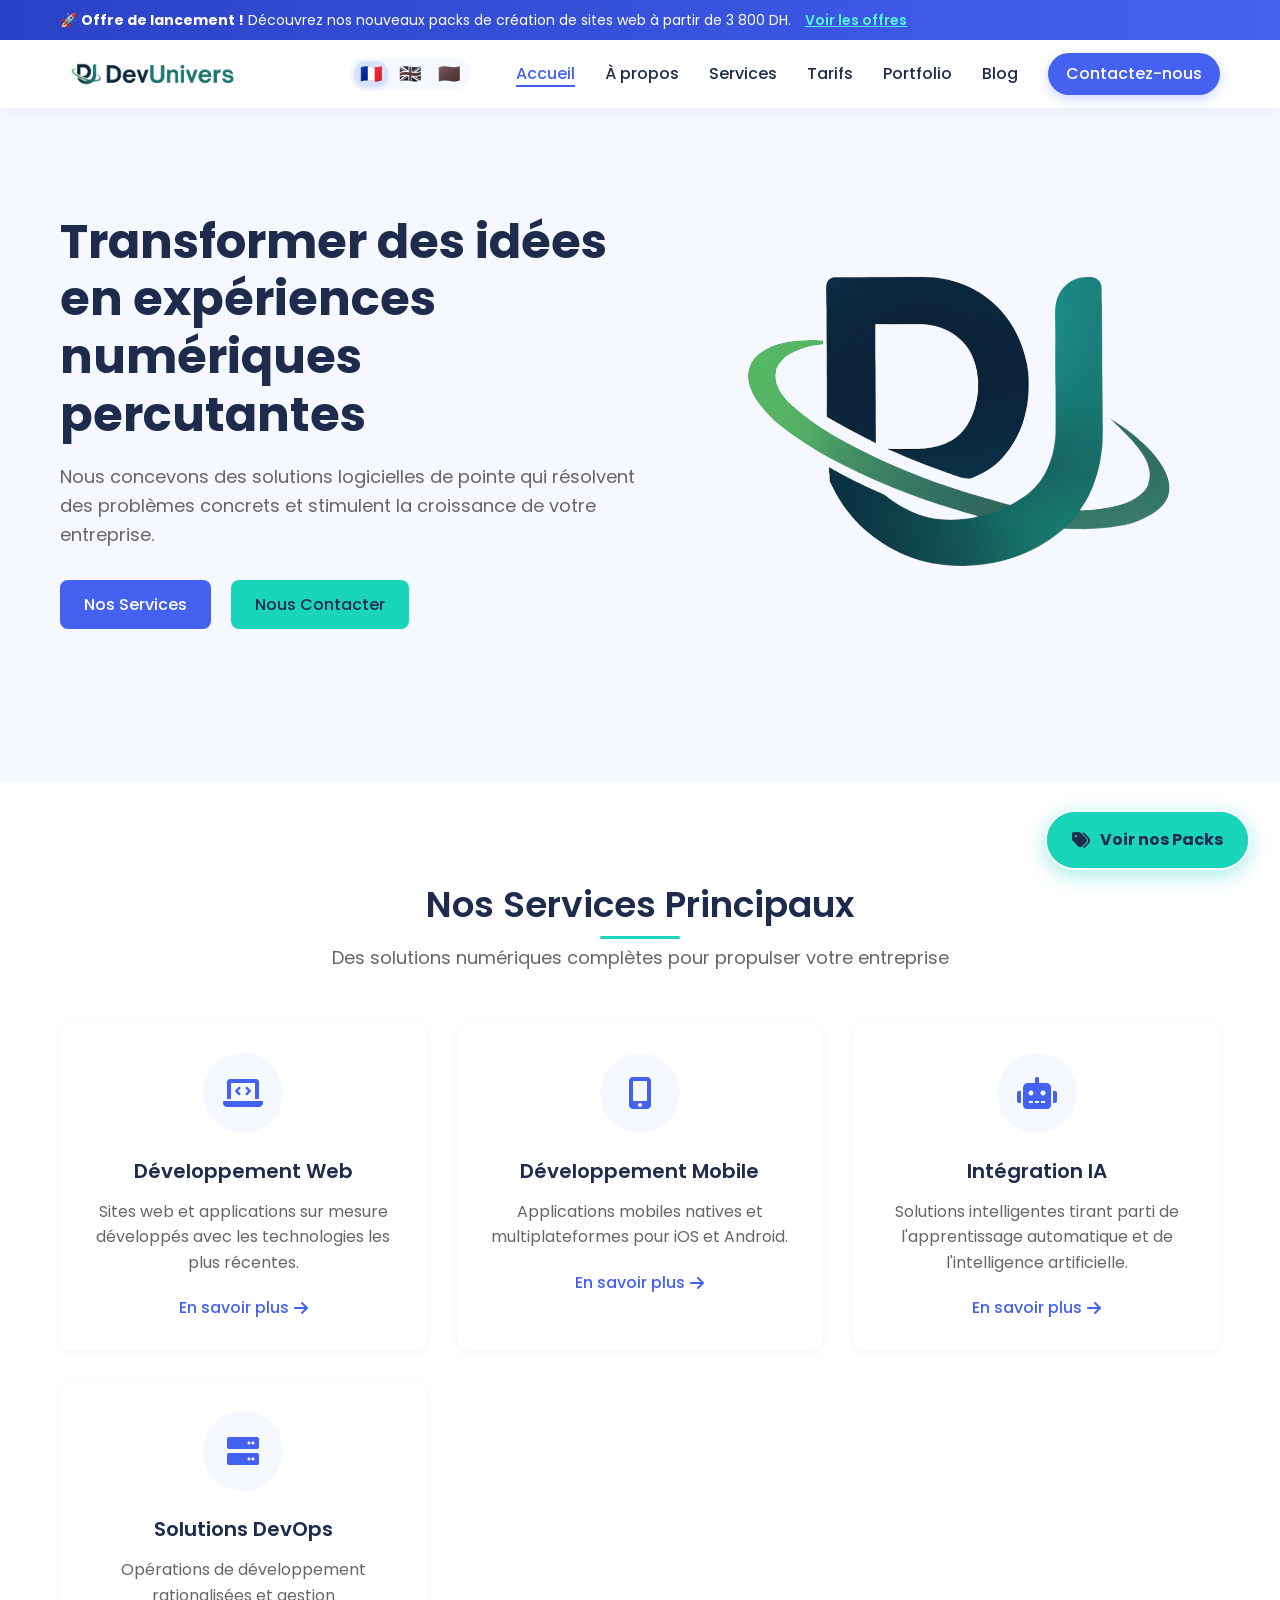
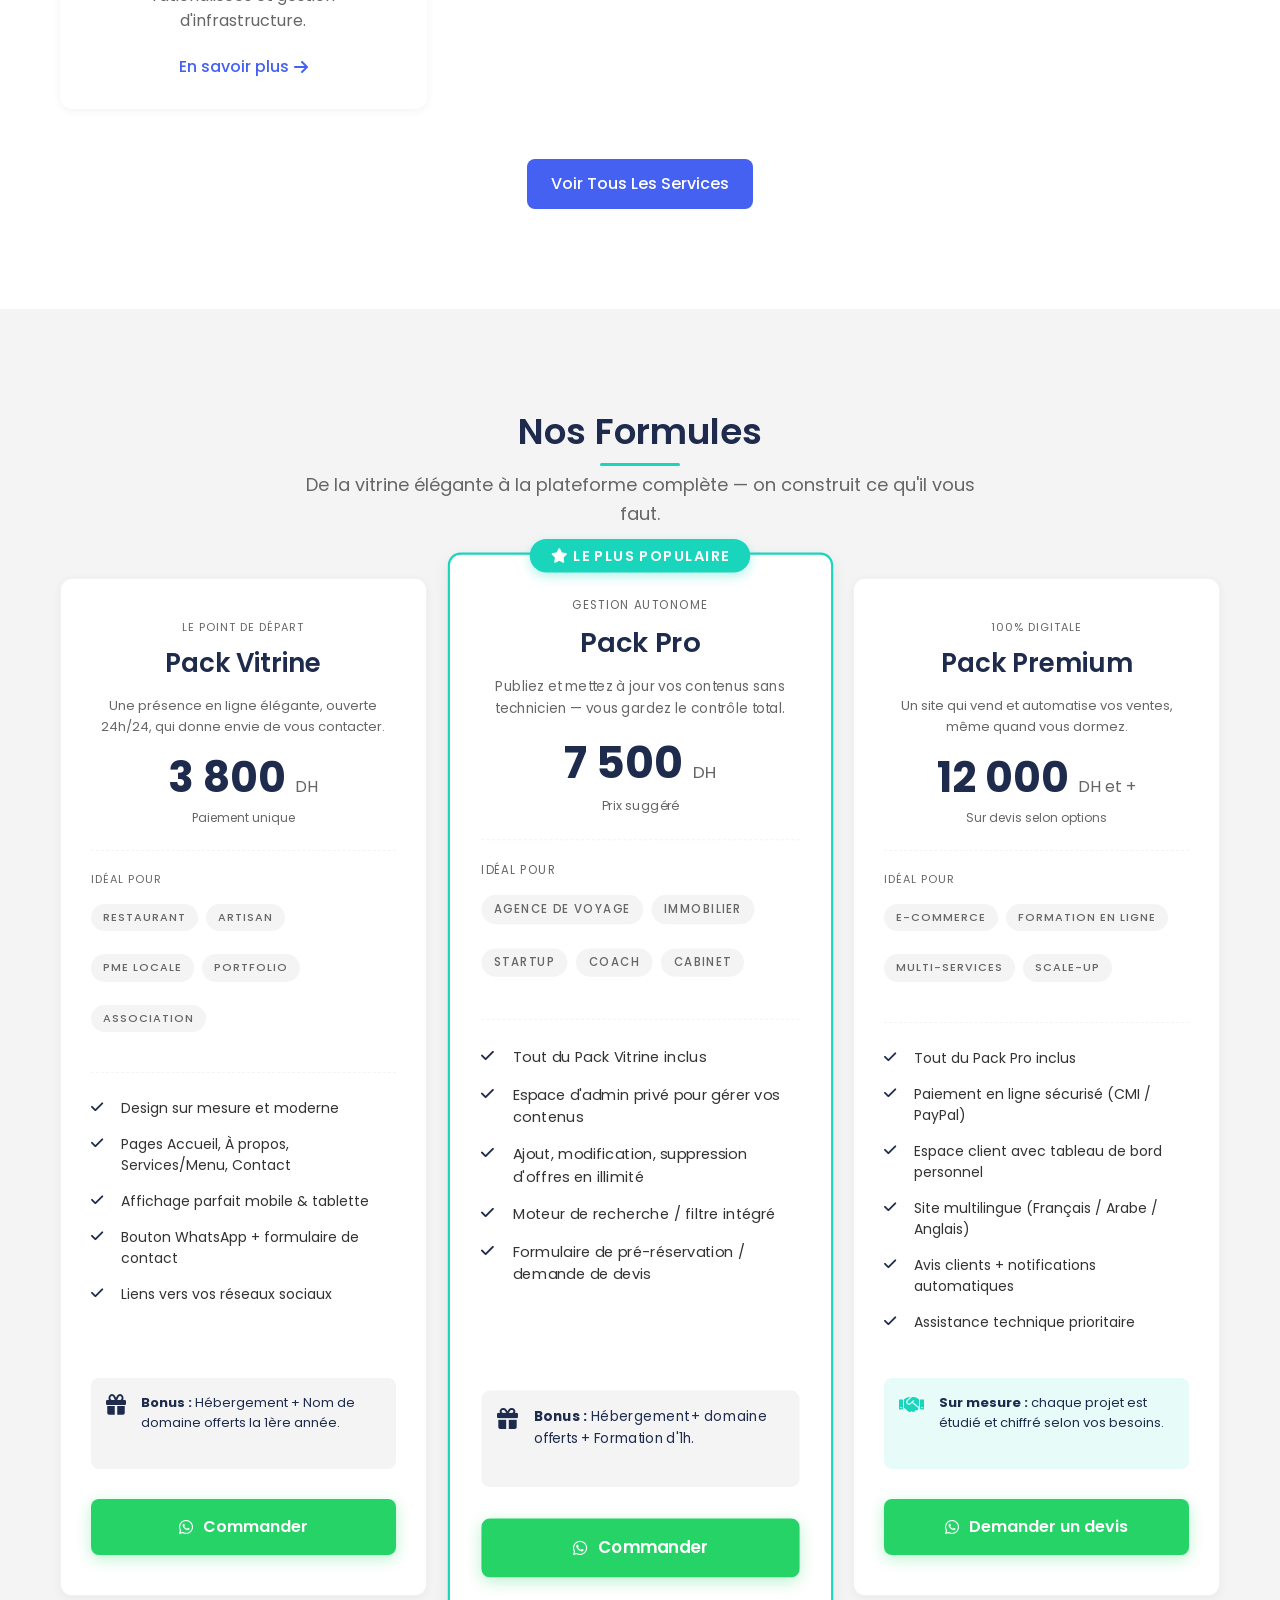
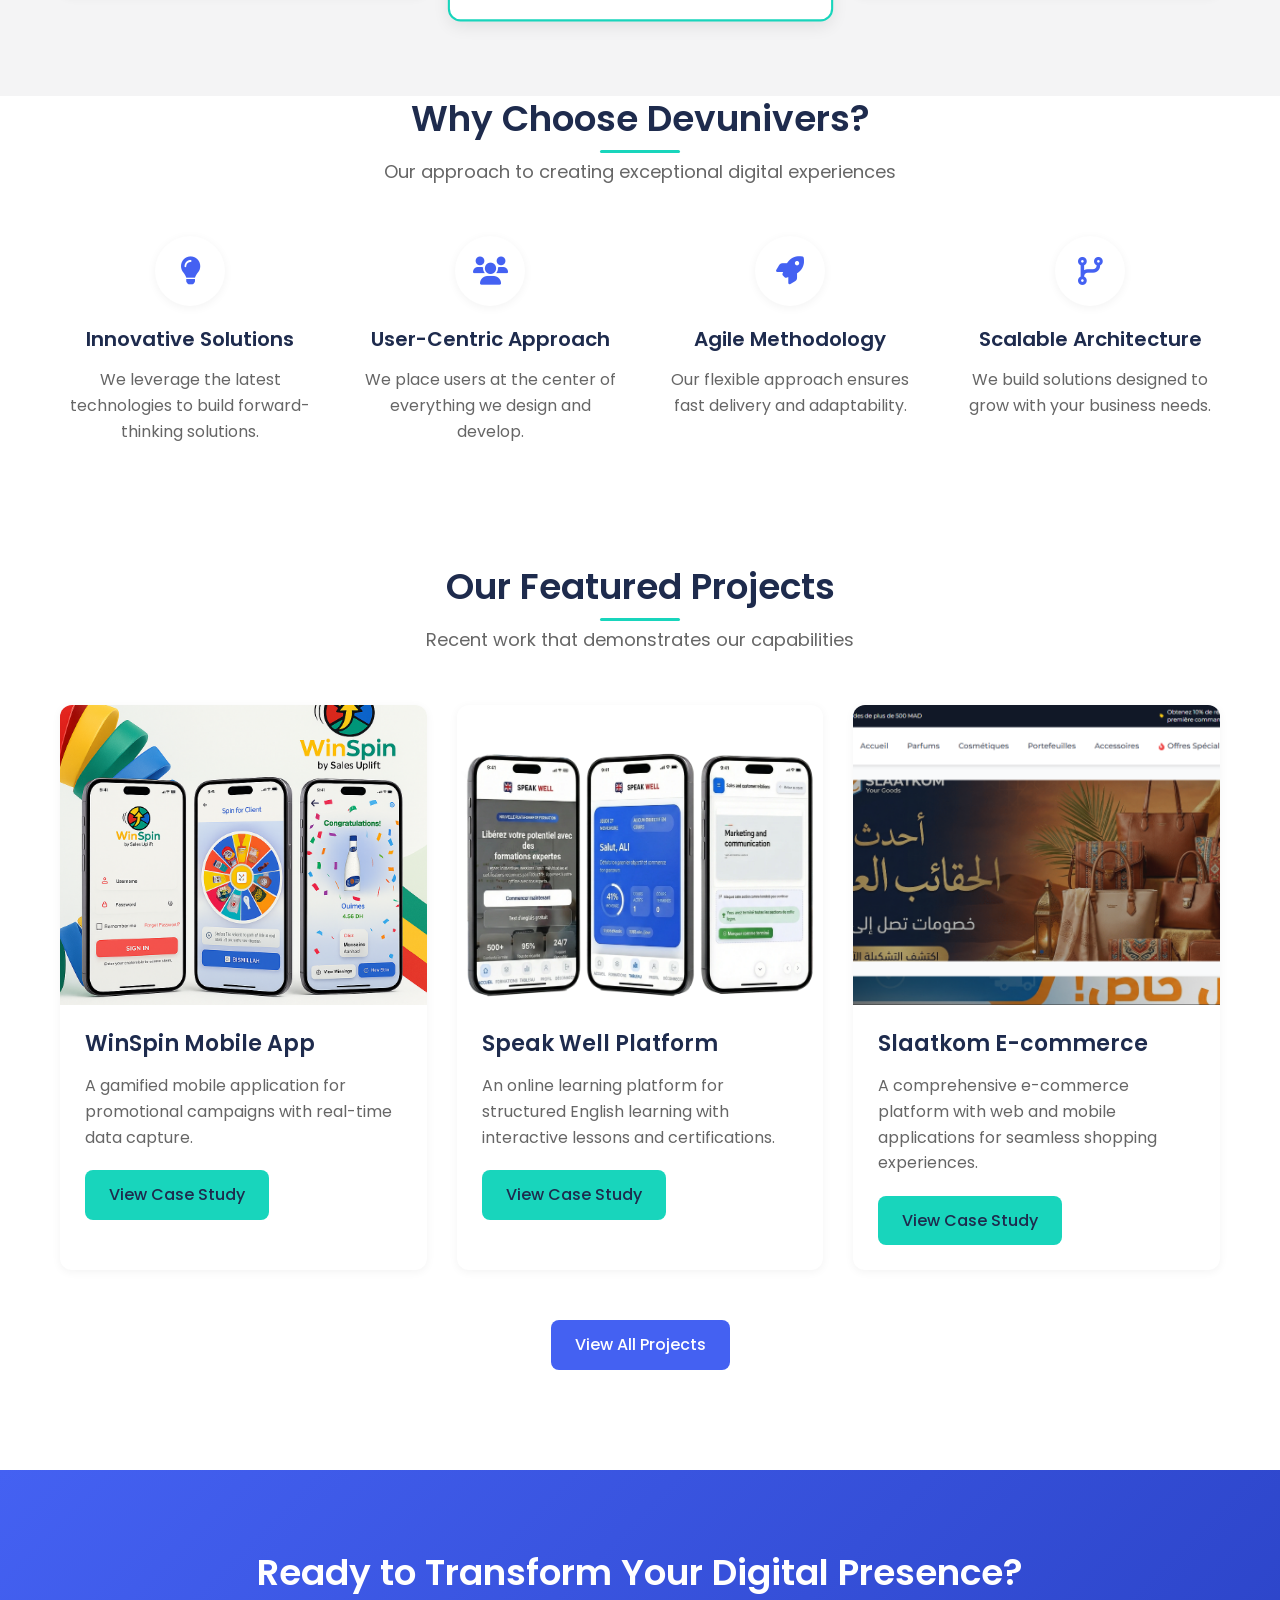
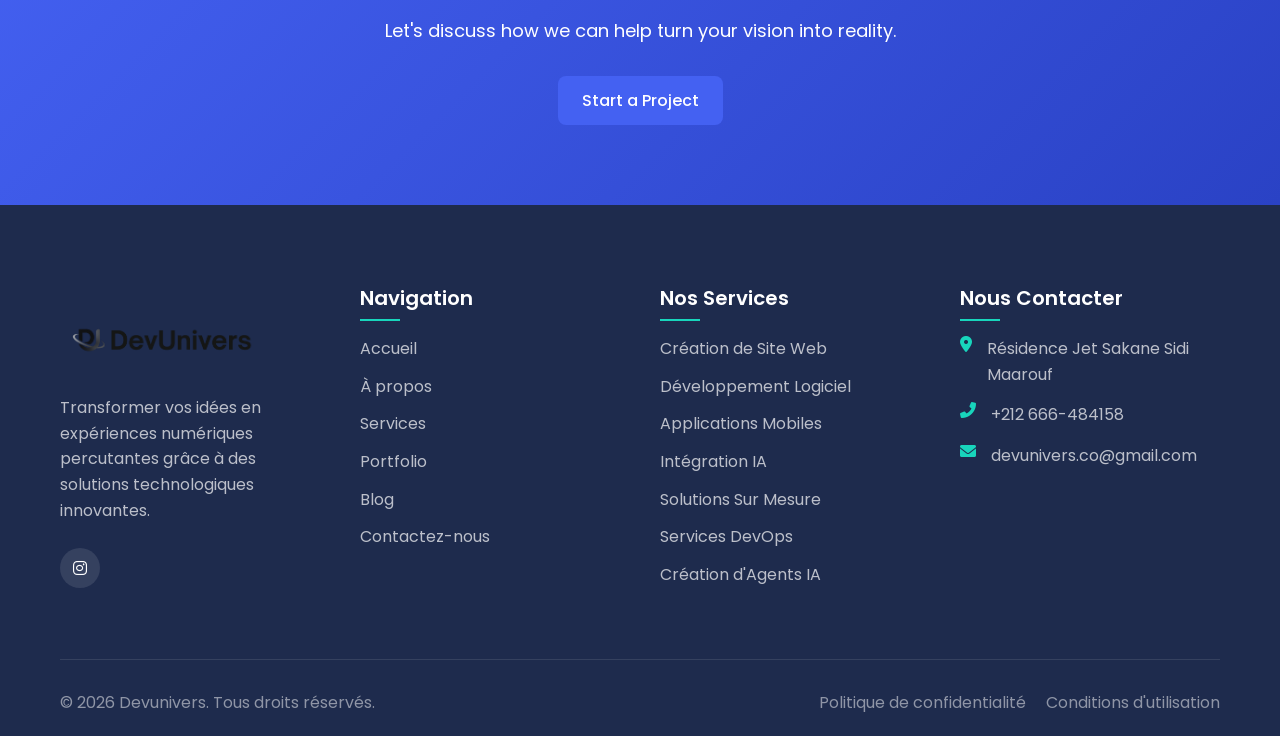
<file: index.html>
<!DOCTYPE html>
<html lang="fr" dir="ltr">
<head>
  <meta charset="UTF-8">
  <meta http-equiv="refresh" content="0; url=./home/">
  <meta name="viewport" content="width=device-width, initial-scale=1.0">
  <title>Devunivers | Agence Web au Maroc - Création de Sites Web & Apps</title>
  <meta name="description" content="Devunivers, agence digitale au Maroc spécialisée en création de sites web, développement d'applications mobiles et intégration IA.">
  <link rel="canonical" href="https://devunivers.com/home/">
  <script>window.location.replace('./home/');</script>
  <!-- Google tag (gtag.js) -->
  <script async src="https://www.googletagmanager.com/gtag/js?id=G-XHC1N62JXK"></script>
  <script>
    window.dataLayer = window.dataLayer || [];
    function gtag(){dataLayer.push(arguments);}
    gtag('js', new Date());

    gtag('config', 'G-XHC1N62JXK');
  </script>
</head>
<body></body>
</html>
</file>
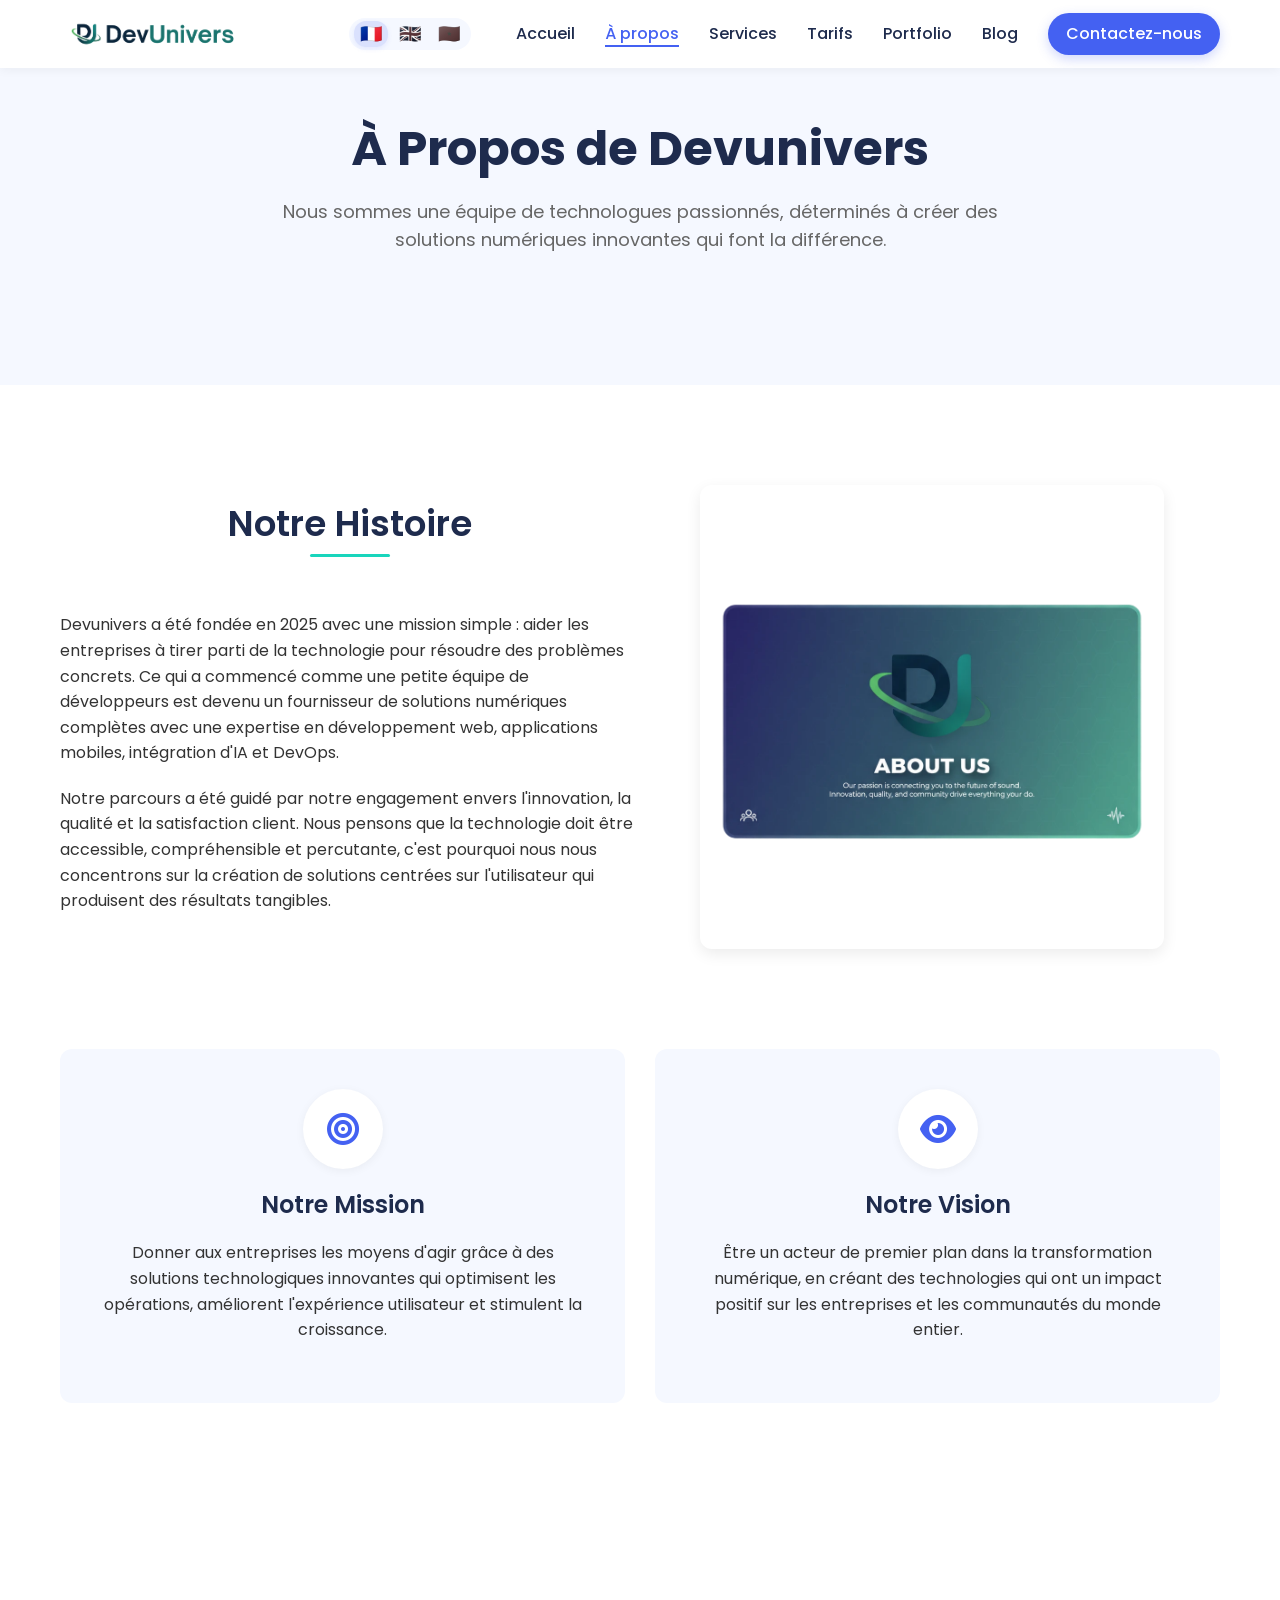
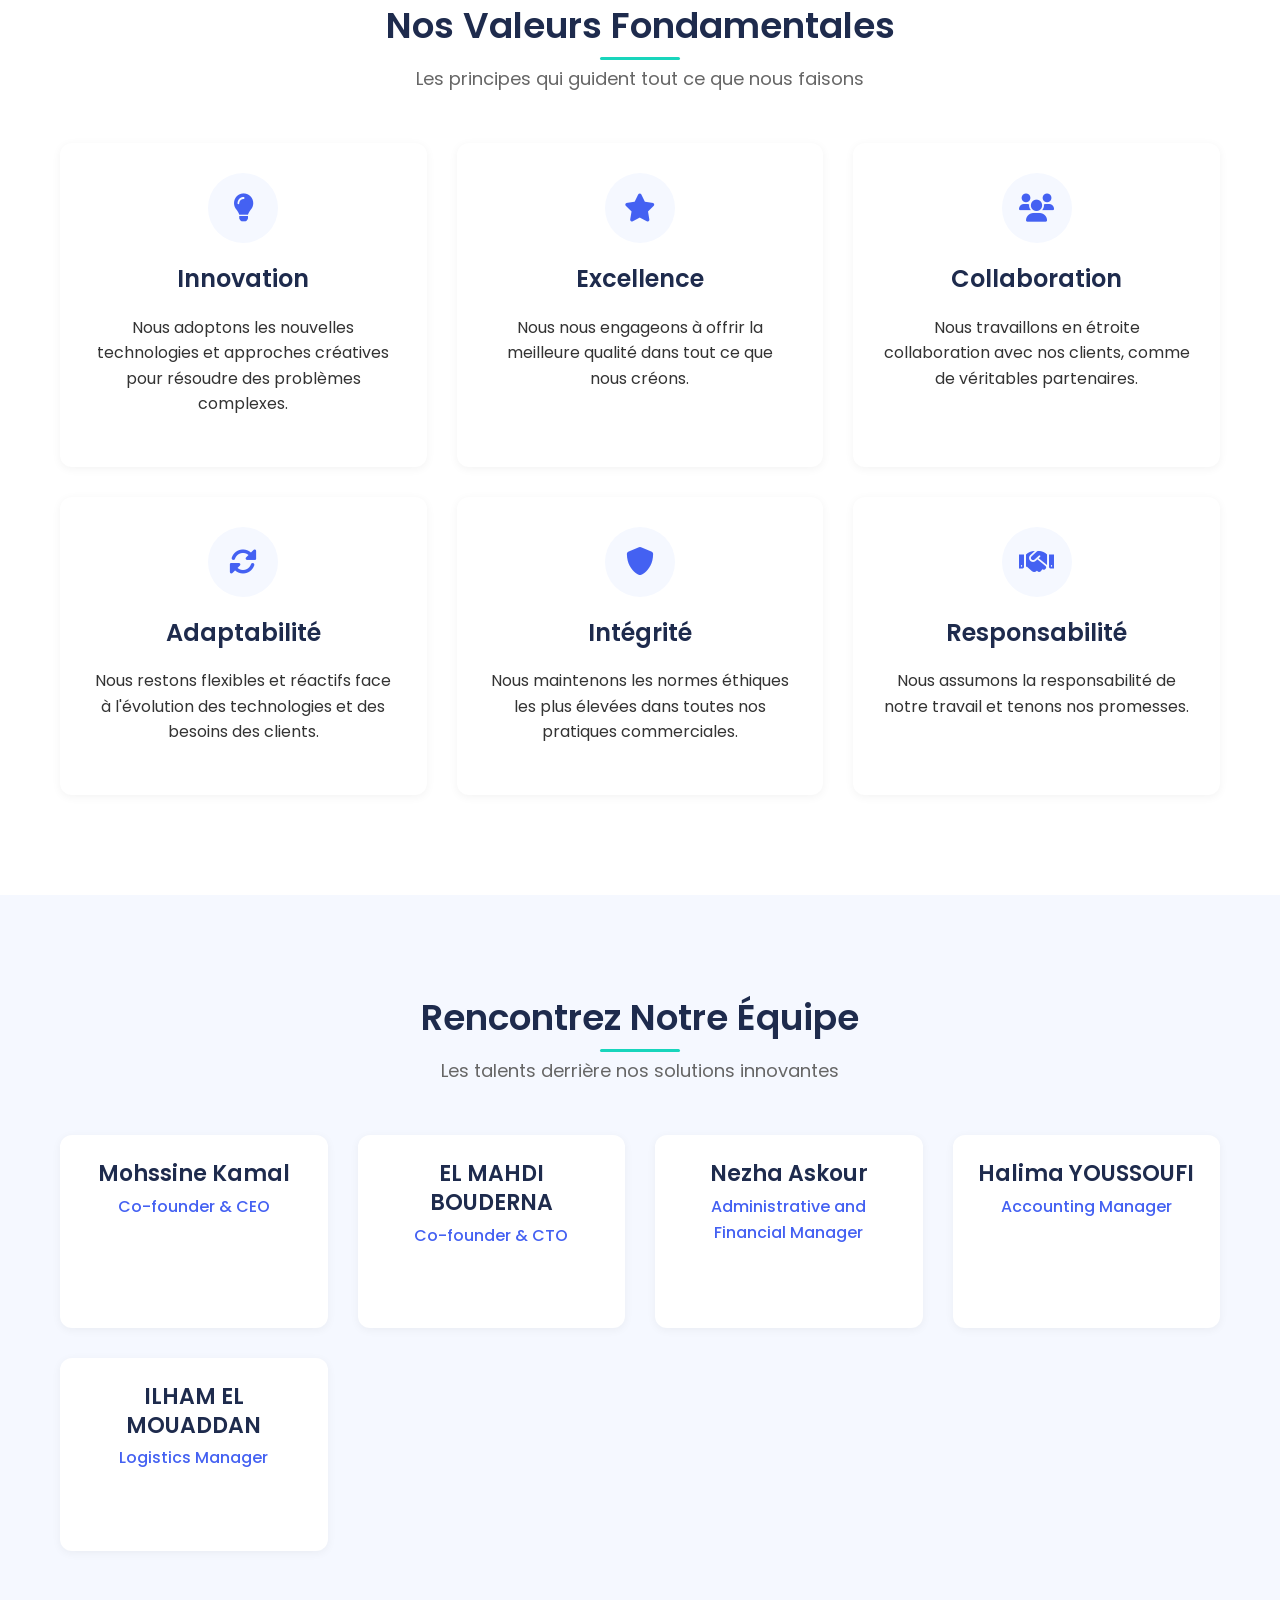
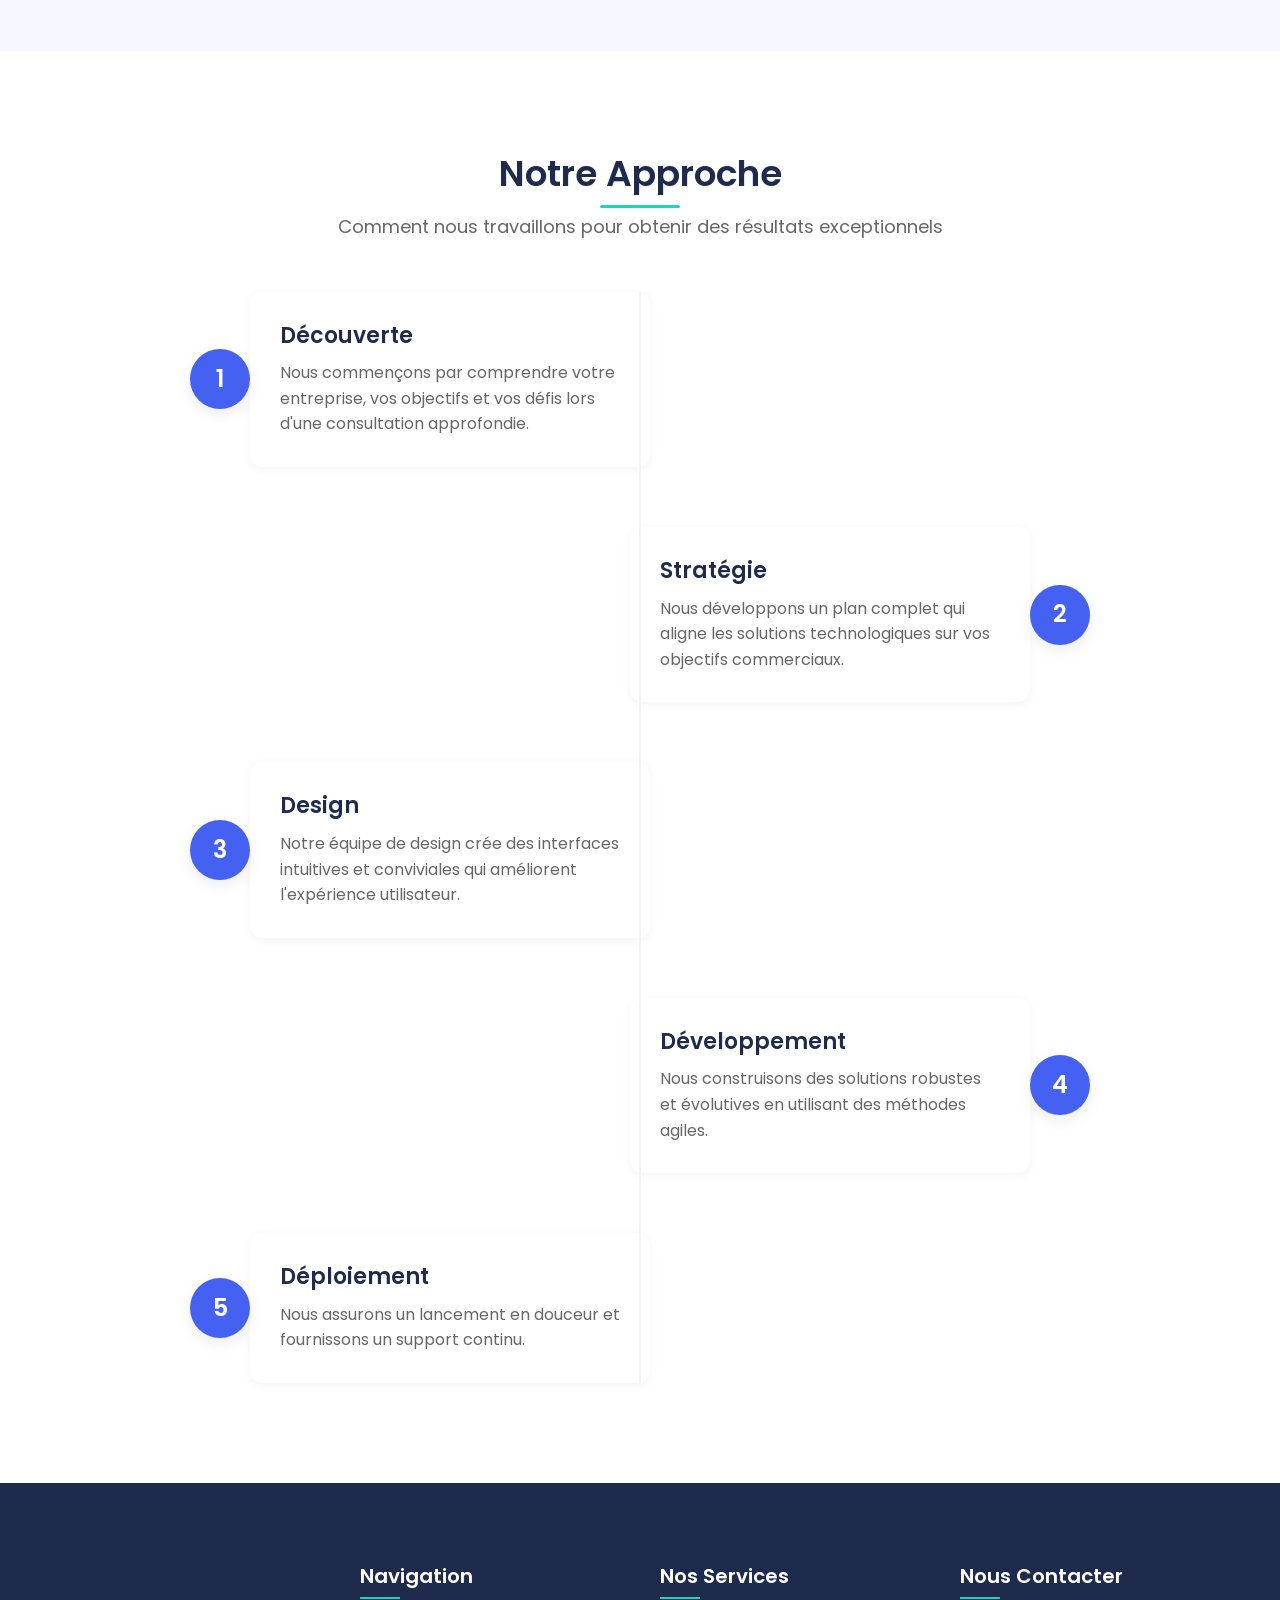
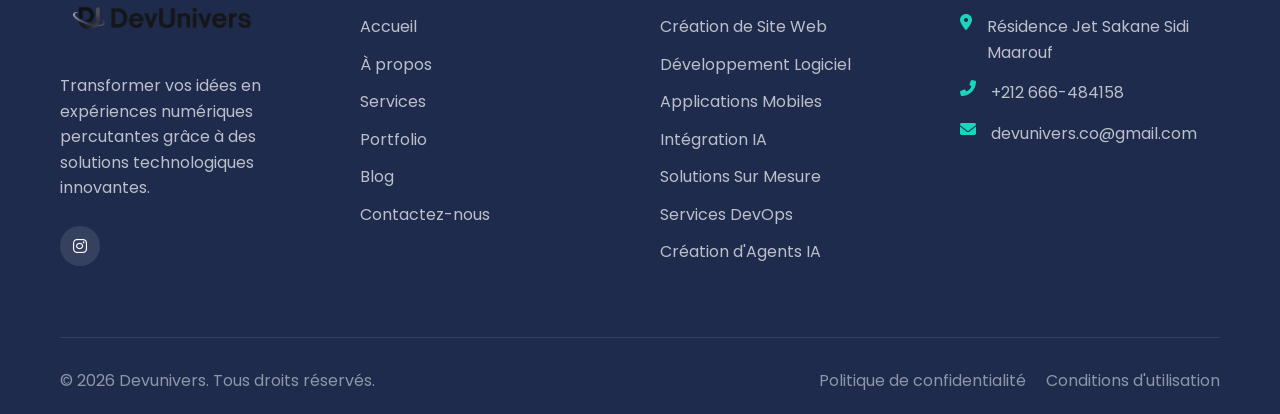
<file: about/index.html>
<!DOCTYPE html>
<html lang="fr" dir="ltr">
<head>
    <meta charset="UTF-8">
    <meta name="viewport" content="width=device-width, initial-scale=1.0">
    <title data-i18n-title="page_title_about">À Propos de Devunivers | Agence Digitale au Maroc</title>
    <meta name="description" data-i18n-meta="page_desc_about" content="Découvrez Devunivers, votre agence digitale au Maroc. Équipe passionnée de développeurs spécialisés en création web, apps mobiles et IA depuis 2025. تعرف على فريق ديف يونيفرس - وكالة رقمية في المغرب.">
    <meta name="keywords" content="agence digitale maroc, agence web casablanca, équipe développeurs maroc, about devunivers, وكالة رقمية المغرب, فريق تطوير">
    <meta name="author" content="Devunivers">
    <meta name="robots" content="index, follow">
    <link rel="canonical" href="https://devunivers.com/about/">

    <link rel="alternate" hreflang="fr" href="https://devunivers.com/about/">
    <link rel="alternate" hreflang="en" href="https://devunivers.com/about/">
    <link rel="alternate" hreflang="ar" href="https://devunivers.com/about/">
    <link rel="alternate" hreflang="x-default" href="https://devunivers.com/about/">

    <meta property="og:type" content="website">
    <meta property="og:url" content="https://devunivers.com/about/">
    <meta property="og:title" content="À Propos de Devunivers | Agence Digitale au Maroc">
    <meta property="og:description" content="Équipe passionnée de développeurs au Maroc, spécialisés en création de sites web, applications mobiles et intégration IA.">
    <meta property="og:image" content="https://devunivers.com/images/devunivers.png">
    <meta property="og:locale" content="fr_MA">
    <meta property="og:locale:alternate" content="en_US">
    <meta property="og:locale:alternate" content="ar_MA">
    <meta property="og:site_name" content="Devunivers">

    <meta name="twitter:card" content="summary_large_image">
    <meta name="twitter:title" content="À Propos de Devunivers | Agence Digitale au Maroc">
    <meta name="twitter:description" content="Équipe passionnée de développeurs au Maroc, spécialisés en création web, apps mobiles et IA.">
    <meta name="twitter:image" content="https://devunivers.com/images/devunivers.png">

    <meta name="geo.region" content="MA">
    <meta name="geo.placename" content="Casablanca, Morocco">

    <link rel="icon" type="image/png" href="../images/devunivers.png">
    <link rel="stylesheet" href="../css/styles.css">
    <link rel="stylesheet" href="https://cdnjs.cloudflare.com/ajax/libs/font-awesome/6.0.0/css/all.min.css">
    <link rel="preconnect" href="https://fonts.googleapis.com">
    <link rel="preconnect" href="https://fonts.gstatic.com" crossorigin>
    <link href="https://fonts.googleapis.com/css2?family=Poppins:wght@300;400;500;600;700&display=swap" rel="stylesheet">

    <!-- Google tag (gtag.js) -->
    <script async src="https://www.googletagmanager.com/gtag/js?id=G-XHC1N62JXK"></script>
    <script>
      window.dataLayer = window.dataLayer || [];
      function gtag(){dataLayer.push(arguments);}
      gtag('js', new Date());

      gtag('config', 'G-XHC1N62JXK');
    </script>
</head>
<body>
    <header>
        <div class="container">
            <div class="logo">
                <a href="../home/">
                    <img src="../images/devunivers-logo.png" alt="Devunivers Logo">
                </a>
            </div>
            <nav style="display: flex; align-items: center;">
                <div class="lang-switcher">
                    <button class="lang-btn active" data-lang="fr" title="Français">🇫🇷</button>
                    <button class="lang-btn" data-lang="en" title="English">🇬🇧</button>
                    <button class="lang-btn" data-lang="ar" title="العربية">🇲🇦</button>
                </div>
                <ul class="main-nav">
                    <li><a href="../home/" class="" data-i18n="nav_home">Home</a></li>
                    <li><a href="../about/" class="active" data-i18n="nav_about">About Us</a></li>
                    <li><a href="../services/" data-i18n="nav_services">Services</a></li>
                    <li><a href="#pricing" data-i18n="nav_pricing">Tarifs</a></li>
                    <li><a href="../portfolio/" data-i18n="nav_portfolio">Portfolio</a></li>
                    <li><a href="../blog/" data-i18n="nav_blog">Blog</a></li>
                    <li><a href="../contact/" class="btn btn-primary" data-i18n="nav_contact">Contact Us</a></li>
                </ul>
                <div class="mobile-menu-toggle">
                    <span></span>
                    <span></span>
                    <span></span>
                </div>
            </nav>
        </div>
    </header>

    <main>
        <!-- About Hero Section -->
        <section class="page-hero about-hero">
            <div class="container">
                <div class="hero-content">
                    <h1 data-i18n="about_title">About Devunivers</h1>
                    <p data-i18n="about_desc">We're a team of passionate technologists committed to building innovative digital solutions that make a difference.</p>
                </div>
            </div>
        </section>

        <!-- Our Story Section -->
        <section class="our-story">
            <div class="container">
                <div class="story-content">
                    <div class="section-header">
                        <h2 data-i18n="story_title">Our Story</h2>
                    </div>
                    <p data-i18n="story_p1">Devunivers was founded in 2025 with a simple mission: to help businesses leverage technology to solve real-world problems. What began as a small team of developers has grown into a comprehensive digital solutions provider with expertise across web development, mobile applications, AI integration, and DevOps.</p>
                    <p data-i18n="story_p2">Our journey has been guided by our commitment to innovation, quality, and client satisfaction. We believe that technology should be accessible, understandable, and impactful, which is why we focus on creating user-centric solutions that drive tangible results.</p>
                </div>
                <div class="story-image">
                    <img src="../images/Devunivers team collaborating.png" alt="Devunivers team collaborating">
                </div>
            </div>
        </section>

        <!-- Mission and Vision Section -->
        <section class="mission-vision">
            <div class="container">
                <div class="mission-box">
                    <div class="icon">
                        <i class="fas fa-bullseye"></i>
                    </div>
                    <h3 data-i18n="mission_title">Our Mission</h3>
                    <p data-i18n="mission_desc">To empower businesses through innovative technology solutions that enhance operations, improve user experiences, and drive growth.</p>
                </div>
                <div class="vision-box">
                    <div class="icon">
                        <i class="fas fa-eye"></i>
                    </div>
                    <h3 data-i18n="vision_title">Our Vision</h3>
                    <p data-i18n="vision_desc">To be a leading force in digital transformation, creating technology that makes a positive impact on businesses and communities worldwide.</p>
                </div>
            </div>
        </section>

        <!-- Our Values Section -->
        <section class="our-values">
            <div class="container">
                <div class="section-header">
                    <h2 data-i18n="values_title">Our Core Values</h2>
                    <p data-i18n="values_subtitle">The principles that guide everything we do</p>
                </div>
                <div class="values-grid">
                    <div class="value-card">
                        <div class="value-icon">
                            <i class="fas fa-lightbulb"></i>
                        </div>
                        <h3 data-i18n="val_innov_title">Innovation</h3>
                        <p data-i18n="val_innov_desc">We embrace new technologies and creative approaches to solve complex problems.</p>
                    </div>
                    <div class="value-card">
                        <div class="value-icon">
                            <i class="fas fa-star"></i>
                        </div>
                        <h3 data-i18n="val_excel_title">Excellence</h3>
                        <p data-i18n="val_excel_desc">We are committed to delivering the highest quality in everything we create.</p>
                    </div>
                    <div class="value-card">
                        <div class="value-icon">
                            <i class="fas fa-users"></i>
                        </div>
                        <h3 data-i18n="val_collab_title">Collaboration</h3>
                        <p data-i18n="val_collab_desc">We work closely with our clients as partners in their success.</p>
                    </div>
                    <div class="value-card">
                        <div class="value-icon">
                            <i class="fas fa-sync-alt"></i>
                        </div>
                        <h3 data-i18n="val_adapt_title">Adaptability</h3>
                        <p data-i18n="val_adapt_desc">We remain flexible and responsive to changing technologies and client needs.</p>
                    </div>
                    <div class="value-card">
                        <div class="value-icon">
                            <i class="fas fa-shield-alt"></i>
                        </div>
                        <h3 data-i18n="val_integ_title">Integrity</h3>
                        <p data-i18n="val_integ_desc">We maintain the highest ethical standards in all our business practices.</p>
                    </div>
                    <div class="value-card">
                        <div class="value-icon">
                            <i class="fas fa-handshake"></i>
                        </div>
                        <h3 data-i18n="val_account_title">Accountability</h3>
                        <p data-i18n="val_account_desc">We take ownership of our work and deliver on our promises.</p>
                    </div>
                </div>
            </div>
        </section>

        <!-- Our Team Section -->
        <section class="our-team">
            <div class="container">
                <div class="section-header">
                    <h2 data-i18n="team_title">Meet Our Team</h2>
                    <p data-i18n="team_subtitle">The talented individuals behind our innovative solutions</p>
                </div>
                <div class="team-grid">
                    <div class="team-member">
                        <div class="member-info">
                            <h3>Mohssine Kamal</h3>
                            <p class="position">Co-founder & CEO</p>
                            <div class="social-links">
                                <a href="https://www.instagram.com/devunivers.agency/" aria-label="Instagram"><i class="fab fa-instagram"></i></a>
                            </div>
                        </div>
                    </div>
                    <div class="team-member">
                        <div class="member-info">
                            <h3>EL MAHDI BOUDERNA</h3>
                            <p class="position">Co-founder & CTO</p>
                            <div class="social-links">
                                <a href="https://www.instagram.com/devunivers.agency/" aria-label="Instagram"><i class="fab fa-instagram"></i></a>
                            </div>
                        </div>
                    </div>
                    <div class="team-member">
                        <div class="member-info">
                            <h3>Nezha Askour</h3>
                            <p class="position">Administrative and Financial Manager</p>
                            <div class="social-links">
                                <a href="https://www.instagram.com/devunivers.agency/" aria-label="Instagram"><i class="fab fa-instagram"></i></a>
                            </div>
                        </div>
                    </div>
                    <div class="team-member">
                        <div class="member-info">
                            <h3>Halima YOUSSOUFI</h3>
                            <p class="position">Accounting Manager</p>
                            <div class="social-links">
                                <a href="https://www.instagram.com/devunivers.agency/" aria-label="Instagram"><i class="fab fa-instagram"></i></a>
                            </div>
                        </div>
                    </div>
                    <div class="team-member">
                        <div class="member-info">
                            <h3>ILHAM EL MOUADDAN</h3>
                            <p class="position">Logistics Manager</p>
                            <div class="social-links">
                                <a href="https://www.instagram.com/devunivers.agency/" aria-label="Instagram"><i class="fab fa-instagram"></i></a>
                            </div>
                        </div>
                    </div>
                </div>
            </div>
        </section>

        <!-- Our Approach Section -->
        <section class="our-approach">
            <div class="container">
                <div class="section-header">
                    <h2 data-i18n="approach_title">Our Approach</h2>
                    <p data-i18n="approach_subtitle">How we work to deliver exceptional results</p>
                </div>
                <div class="approach-timeline">
                    <div class="timeline-item">
                        <div class="timeline-number">1</div>
                        <div class="timeline-content">
                            <h3 data-i18n="app_disc_title">Discovery</h3>
                            <p data-i18n="app_disc_desc">We begin by understanding your business, goals, and challenges through in-depth consultation.</p>
                        </div>
                    </div>
                    <div class="timeline-item">
                        <div class="timeline-number">2</div>
                        <div class="timeline-content">
                            <h3 data-i18n="app_strat_title">Strategy</h3>
                            <p data-i18n="app_strat_desc">We develop a comprehensive plan that aligns technology solutions with your business objectives.</p>
                        </div>
                    </div>
                    <div class="timeline-item">
                        <div class="timeline-number">3</div>
                        <div class="timeline-content">
                            <h3 data-i18n="app_des_title">Design</h3>
                            <p data-i18n="app_des_desc">Our design team creates intuitive, user-friendly interfaces that enhance the user experience.</p>
                        </div>
                    </div>
                    <div class="timeline-item">
                        <div class="timeline-number">4</div>
                        <div class="timeline-content">
                            <h3 data-i18n="app_dev_title">Development</h3>
                            <p data-i18n="app_dev_desc">We build robust, scalable solutions using agile methodologies and best practices.</p>
                        </div>
                    </div>
                    <div class="timeline-item">
                        <div class="timeline-number">5</div>
                        <div class="timeline-content">
                            <h3 data-i18n="app_dep_title">Deployment</h3>
                            <p data-i18n="app_dep_desc">We ensure a smooth launch and provide ongoing maintenance and support to guarantee long-term success.</p>
                        </div>
                    </div>
                </div>
            </div>
        </section>
    </main>

    <footer>
        <div class="container">
            <div class="footer-grid">
                <div class="footer-info">
                    <div class="footer-logo">
                        <img src="../images/devunivers_white.png" alt="Devunivers Logo">
                    </div>
                    <p data-i18n="footer_desc">Transforming ideas into impactful digital experiences through innovative technology solutions.</p>
                    <div class="social-links">
                        <a href="https://www.instagram.com/devunivers.agency/" aria-label="Instagram"><i class="fab fa-instagram"></i></a>
                    </div>
                </div>
                <div class="footer-nav">
                    <h3 data-i18n="footer_nav">Navigation</h3>
                    <ul>
                        <li><a href="../home/" data-i18n="nav_home">Home</a></li>
                        <li><a href="../about/" data-i18n="nav_about">About Us</a></li>
                        <li><a href="../services/" data-i18n="nav_services">Services</a></li>
                        <li><a href="../portfolio/" data-i18n="nav_portfolio">Portfolio</a></li>
                        <li><a href="../blog/" data-i18n="nav_blog">Blog</a></li>
                        <li><a href="../contact/" data-i18n="nav_contact">Contact Us</a></li>
                    </ul>
                </div>
                <div class="footer-services">
                    <h3 data-i18n="footer_services">Our Services</h3>
                    <ul>
                        <li><a href="../services/#web-dev" data-i18n="footer_services_1">Website Development</a></li>
                        <li><a href="../services/#software-dev" data-i18n="footer_services_2">Software Development</a></li>
                        <li><a href="../services/#mobile-dev" data-i18n="footer_services_3">Mobile App Development</a></li>
                        <li><a href="../services/#ai-integration" data-i18n="footer_services_4">AI Integration</a></li>
                        <li><a href="../services/#custom-solutions" data-i18n="footer_services_5">Custom Software Solutions</a></li>
                        <li><a href="../services/#devops" data-i18n="footer_services_6">DevOps Services</a></li>
                        <li><a href="../services/#ai-agents" data-i18n="footer_services_7">AI Agent Creation</a></li>
                    </ul>
                </div>
                <div class="footer-contact">
                    <h3 data-i18n="footer_contact">Contact Us</h3>
                    <address>
                        <p><i class="fas fa-map-marker-alt"></i> Résidence Jet Sakane Sidi Maarouf</p>
                        <p><i class="fas fa-phone-alt"></i> <a href="tel:+212666484158">+212 666-484158</a></p>
                        <p><i class="fas fa-envelope"></i> <a href="mailto:devunivers.co@gmail.com">devunivers.co@gmail.com</a></p>
                    </address>
                </div>
            </div>
            <div class="footer-bottom">
                <p data-i18n="footer_rights">&copy; 2025 Devunivers. All rights reserved.</p>
                <div class="legal-links">
                    <a href="../privacy-policy/" data-i18n="footer_privacy">Privacy Policy</a>
                    <a href="../terms-of-service/" data-i18n="footer_terms">Terms of Service</a>
                </div>
            </div>
        </div>
    </footer>

        <script src="../js/translations.js"></script>
    <script src="../js/i18n.js"></script>
    <script src="../js/main.js"></script>
</body>
</html>
</file>
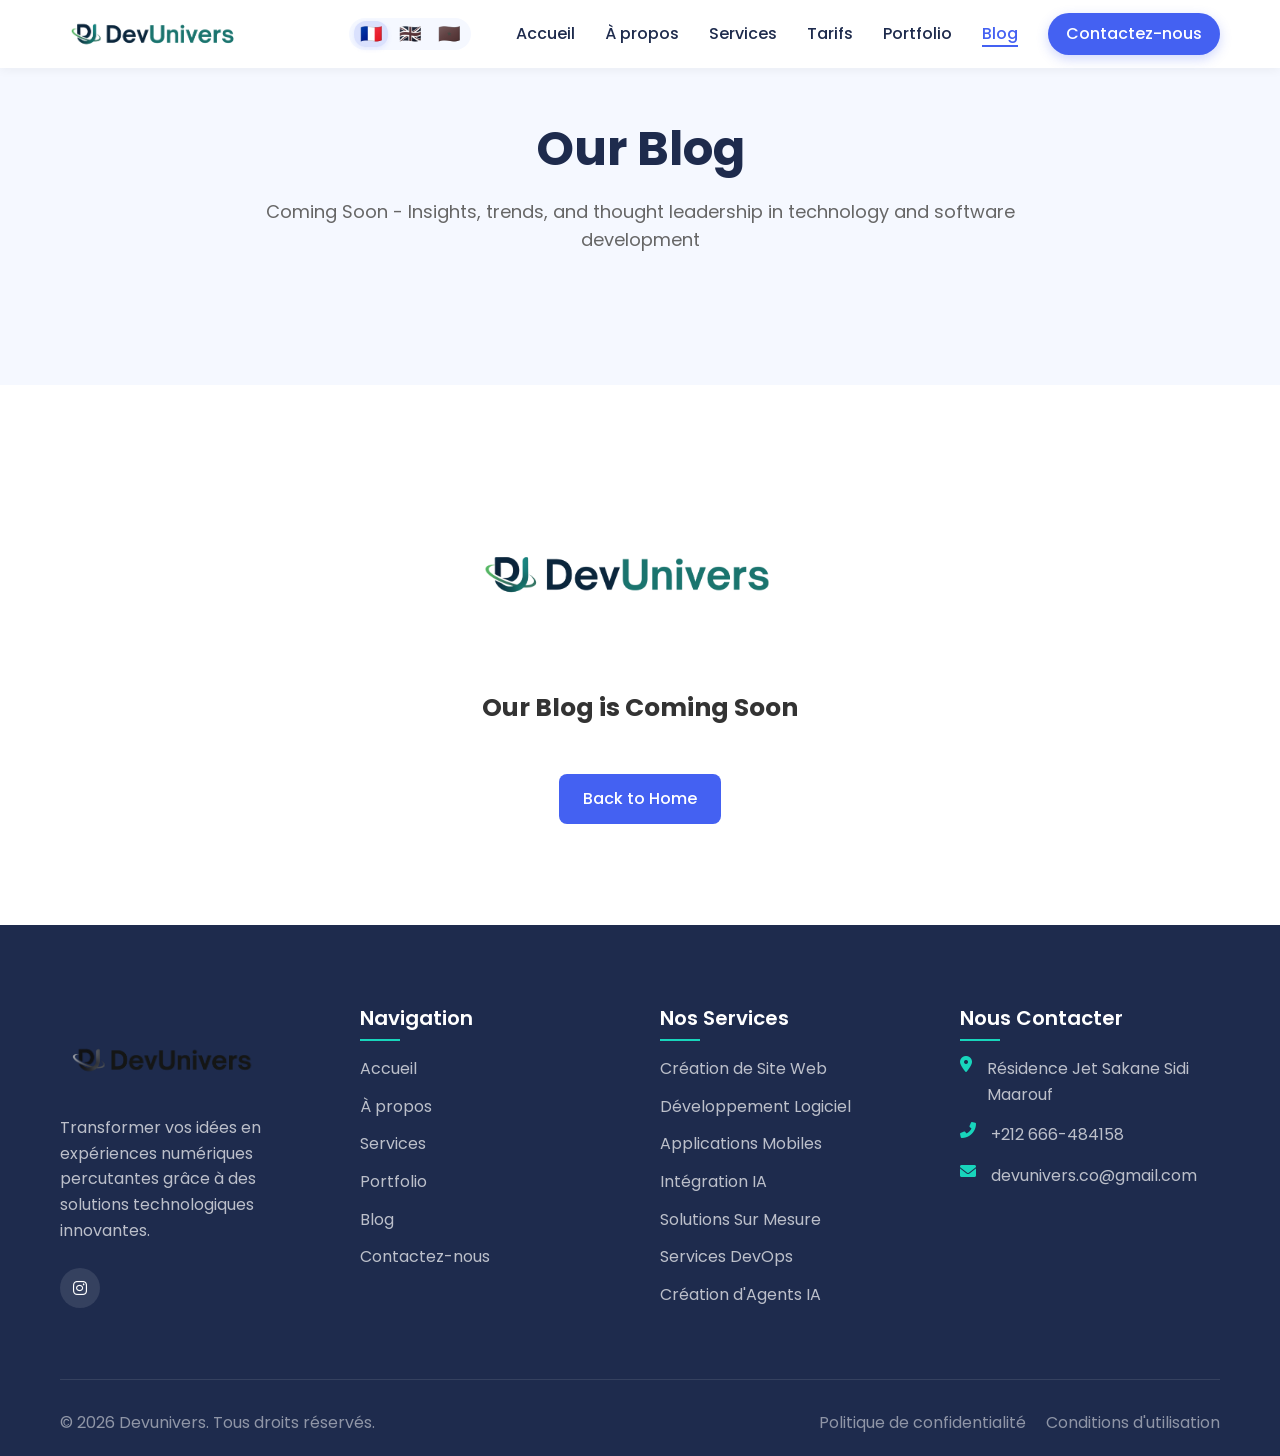
<file: blog/index.html>
<!DOCTYPE html>
<html lang="fr" dir="ltr">
<head>
    <meta charset="UTF-8">
    <meta name="viewport" content="width=device-width, initial-scale=1.0">
    <title data-i18n-title="page_title_blog">Blog Devunivers | Actualités Tech & Développement Web au Maroc</title>
    <meta name="description" data-i18n-meta="page_desc_blog" content="Lisez nos articles sur le développement web, les applications mobiles, l'intelligence artificielle et les tendances tech au Maroc. مقالات حول تطوير الويب والتكنولوجيا في المغرب.">
    <meta name="keywords" content="blog tech maroc, actualités développement web, blog IA maroc, tendances technologie, مدونة تقنية المغرب">
    <meta name="author" content="Devunivers">
    <meta name="robots" content="index, follow">
    <link rel="canonical" href="https://devunivers.com/blog/">
    <link rel="alternate" hreflang="fr" href="https://devunivers.com/blog/">
    <link rel="alternate" hreflang="en" href="https://devunivers.com/blog/">
    <link rel="alternate" hreflang="ar" href="https://devunivers.com/blog/">
    <link rel="alternate" hreflang="x-default" href="https://devunivers.com/blog/">
    <meta property="og:type" content="website">
    <meta property="og:url" content="https://devunivers.com/blog/">
    <meta property="og:title" content="Blog Devunivers | Actualités Tech & Développement Web au Maroc">
    <meta property="og:description" content="Articles sur le développement web, les applications mobiles, l'IA et les tendances tech au Maroc.">
    <meta property="og:image" content="https://devunivers.com/images/devunivers.png">
    <meta property="og:locale" content="fr_MA">
    <meta property="og:site_name" content="Devunivers">
    <meta name="twitter:card" content="summary_large_image">
    <meta name="twitter:title" content="Blog Devunivers | Actualités Tech au Maroc">
    <meta name="twitter:description" content="Articles sur le développement web, les applications mobiles et l'IA au Maroc.">
    <meta name="twitter:image" content="https://devunivers.com/images/devunivers.png">
    <meta name="geo.region" content="MA">
    <meta name="geo.placename" content="Casablanca, Morocco">
    <link rel="icon" type="image/png" href="../images/devunivers.png">
    <link rel="stylesheet" href="../css/styles.css">
    <link rel="stylesheet" href="https://cdnjs.cloudflare.com/ajax/libs/font-awesome/6.0.0/css/all.min.css">
    <link rel="preconnect" href="https://fonts.googleapis.com">
    <link rel="preconnect" href="https://fonts.gstatic.com" crossorigin>
    <link href="https://fonts.googleapis.com/css2?family=Poppins:wght@300;400;500;600;700&display=swap" rel="stylesheet">
    <!-- Google tag (gtag.js) -->
    <script async src="https://www.googletagmanager.com/gtag/js?id=G-XHC1N62JXK"></script>
    <script>
      window.dataLayer = window.dataLayer || [];
      function gtag(){dataLayer.push(arguments);}
      gtag('js', new Date());
      gtag('config', 'G-XHC1N62JXK');
    </script>
</head>
<body>
    <header>
        <div class="container">
            <div class="logo">
                <a href="../home/">
                    <img src="../images/devunivers-logo.png" alt="Devunivers Logo">
                </a>
            </div>
            <nav style="display: flex; align-items: center;">
                <div class="lang-switcher">
                    <button class="lang-btn active" data-lang="fr" title="Français">🇫🇷</button>
                    <button class="lang-btn" data-lang="en" title="English">🇬🇧</button>
                    <button class="lang-btn" data-lang="ar" title="العربية">🇲🇦</button>
                </div>
                <ul class="main-nav">
                    <li><a href="../home/" class="" data-i18n="nav_home">Home</a></li>
                    <li><a href="../about/" data-i18n="nav_about">About Us</a></li>
                    <li><a href="../services/" data-i18n="nav_services">Services</a></li>
                    <li><a href="#pricing" data-i18n="nav_pricing">Tarifs</a></li>
                    <li><a href="../portfolio/" data-i18n="nav_portfolio">Portfolio</a></li>
                    <li><a href="../blog/" class="active" data-i18n="nav_blog">Blog</a></li>
                    <li><a href="../contact/" class="btn btn-primary" data-i18n="nav_contact">Contact Us</a></li>
                </ul>
                <div class="mobile-menu-toggle">
                    <span></span>
                    <span></span>
                    <span></span>
                </div>
            </nav>
        </div>
    </header>

    <main>
        <!-- Blog Hero Section -->
        <section class="page-hero blog-hero">
            <div class="container">
                <div class="hero-content">
                    <h1>Our Blog</h1>
                    <p>Coming Soon - Insights, trends, and thought leadership in technology and software development</p>
                </div>
            </div>
        </section>

        <!-- Coming Soon Message -->
        <section class="coming-soon">
            <div class="container">
                <div class="coming-soon-content">
                    <div class="coming-soon-logo">
                        <img src="../images/devunivers-logo.png" alt="DevUnivers Logo">
                    </div>
                    <h2>Our Blog is Coming Soon</h2>
                    <a href="../home/" class="btn btn-primary">Back to Home</a>
                </div>
            </div>
        </section>
    </main>

    <footer>
        <div class="container">
            <div class="footer-grid">
                <div class="footer-info">
                    <div class="footer-logo">
                        <img src="../images/devunivers_white.png" alt="Devunivers Logo">
                    </div>
                    <p data-i18n="footer_desc">Transforming ideas into impactful digital experiences through innovative technology solutions.</p>
                    <div class="social-links">
                        <a href="https://www.instagram.com/devunivers.agency/" aria-label="Instagram"><i class="fab fa-instagram"></i></a>
                    </div>
                </div>
                <div class="footer-nav">
                    <h3 data-i18n="footer_nav">Navigation</h3>
                    <ul>
                        <li><a href="../home/" data-i18n="nav_home">Home</a></li>
                        <li><a href="../about/" data-i18n="nav_about">About Us</a></li>
                        <li><a href="../services/" data-i18n="nav_services">Services</a></li>
                        <li><a href="../portfolio/" data-i18n="nav_portfolio">Portfolio</a></li>
                        <li><a href="../blog/" data-i18n="nav_blog">Blog</a></li>
                        <li><a href="../contact/" data-i18n="nav_contact">Contact Us</a></li>
                    </ul>
                </div>
                <div class="footer-services">
                    <h3 data-i18n="footer_services">Our Services</h3>
                    <ul>
                        <li><a href="../services/#web-dev" data-i18n="footer_services_1">Website Development</a></li>
                        <li><a href="../services/#software-dev" data-i18n="footer_services_2">Software Development</a></li>
                        <li><a href="../services/#mobile-dev" data-i18n="footer_services_3">Mobile App Development</a></li>
                        <li><a href="../services/#ai-integration" data-i18n="footer_services_4">AI Integration</a></li>
                        <li><a href="../services/#custom-solutions" data-i18n="footer_services_5">Custom Software Solutions</a></li>
                        <li><a href="../services/#devops" data-i18n="footer_services_6">DevOps Services</a></li>
                        <li><a href="../services/#ai-agents" data-i18n="footer_services_7">AI Agent Creation</a></li>
                    </ul>
                </div>
                <div class="footer-contact">
                    <h3 data-i18n="footer_contact">Contact Us</h3>
                    <address>
                        <p><i class="fas fa-map-marker-alt"></i> Résidence Jet Sakane Sidi Maarouf</p>
                        <p><i class="fas fa-phone-alt"></i> <a href="tel:+212666484158">+212 666-484158</a></p>
                        <p><i class="fas fa-envelope"></i> <a href="mailto:devunivers.co@gmail.com">devunivers.co@gmail.com</a></p>
                    </address>
                </div>
            </div>
            <div class="footer-bottom">
                <p data-i18n="footer_rights">&copy; 2025 Devunivers. All rights reserved.</p>
                <div class="legal-links">
                    <a href="../privacy-policy/" data-i18n="footer_privacy">Privacy Policy</a>
                    <a href="../terms-of-service/" data-i18n="footer_terms">Terms of Service</a>
                </div>
            </div>
        </div>
    </footer>

        <script src="../js/translations.js"></script>
    <script src="../js/i18n.js"></script>
    <script src="../js/main.js"></script>
</body>
</html>
</file>
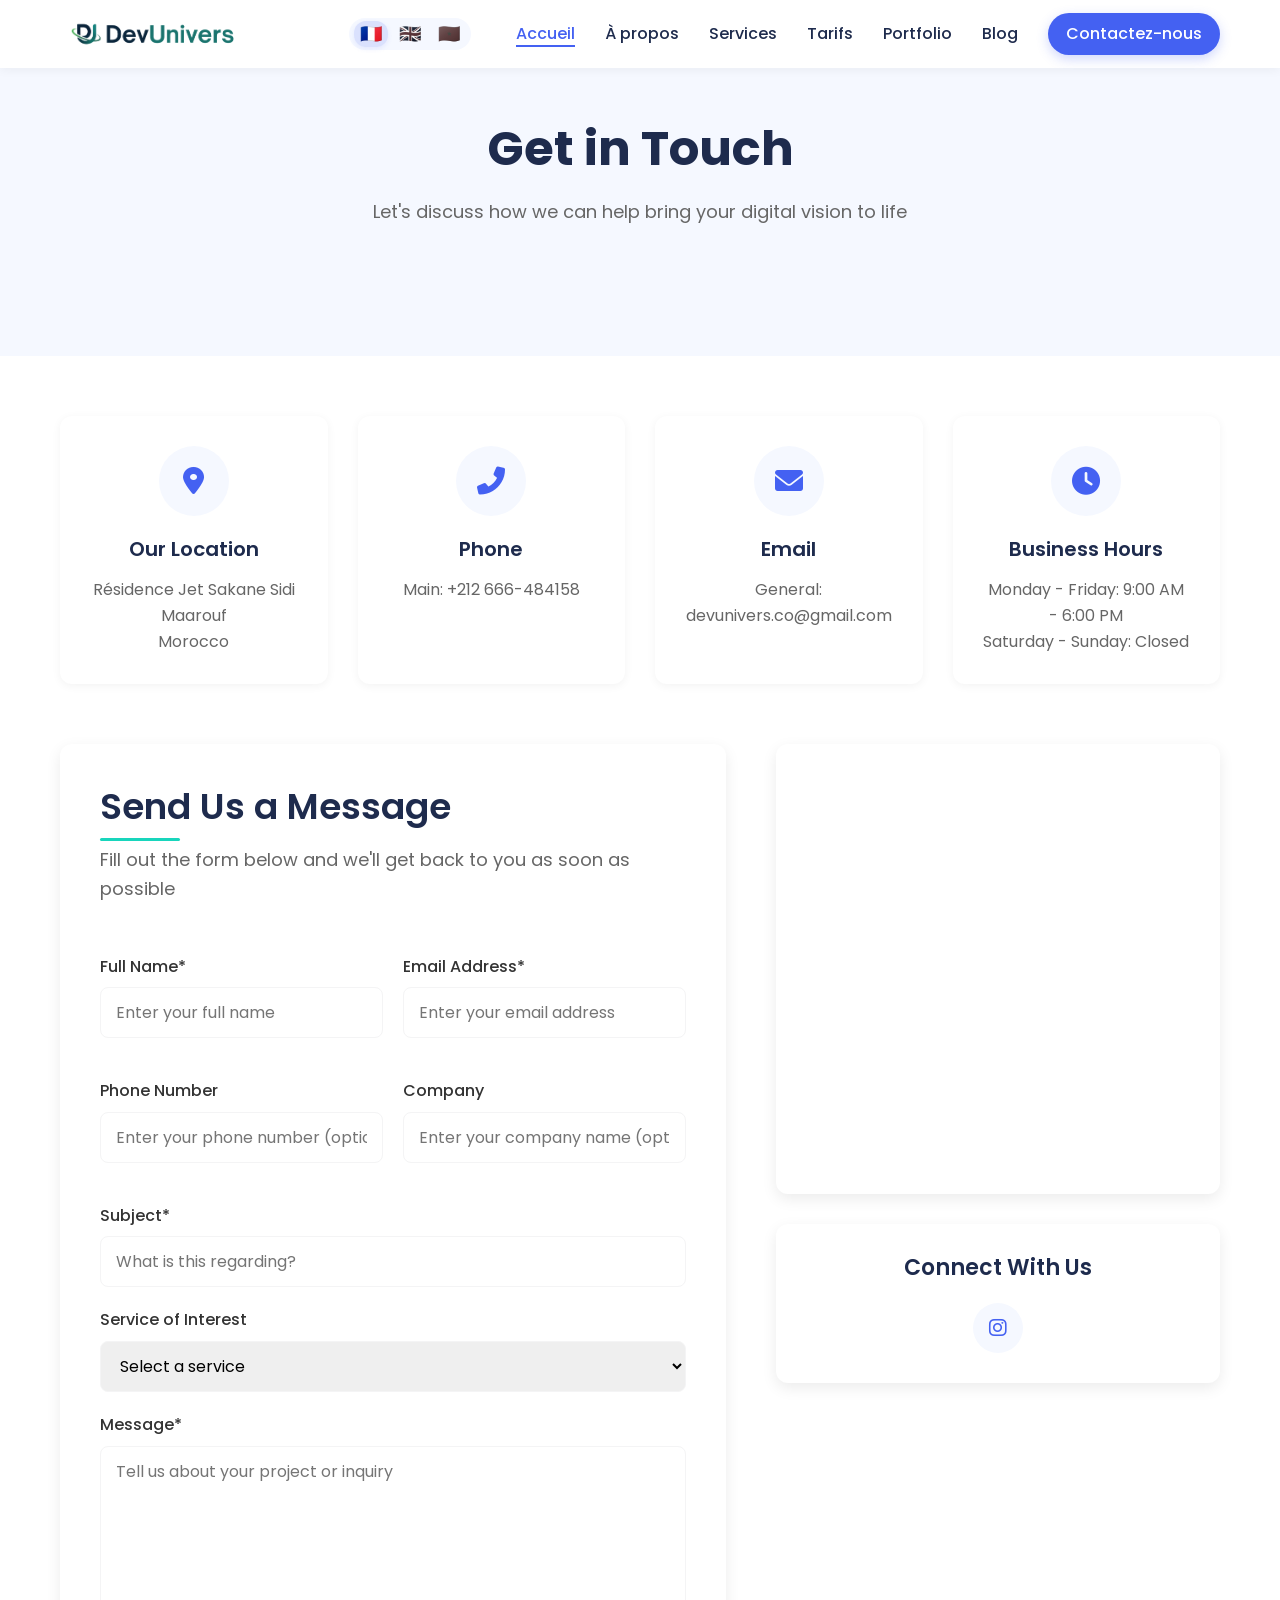
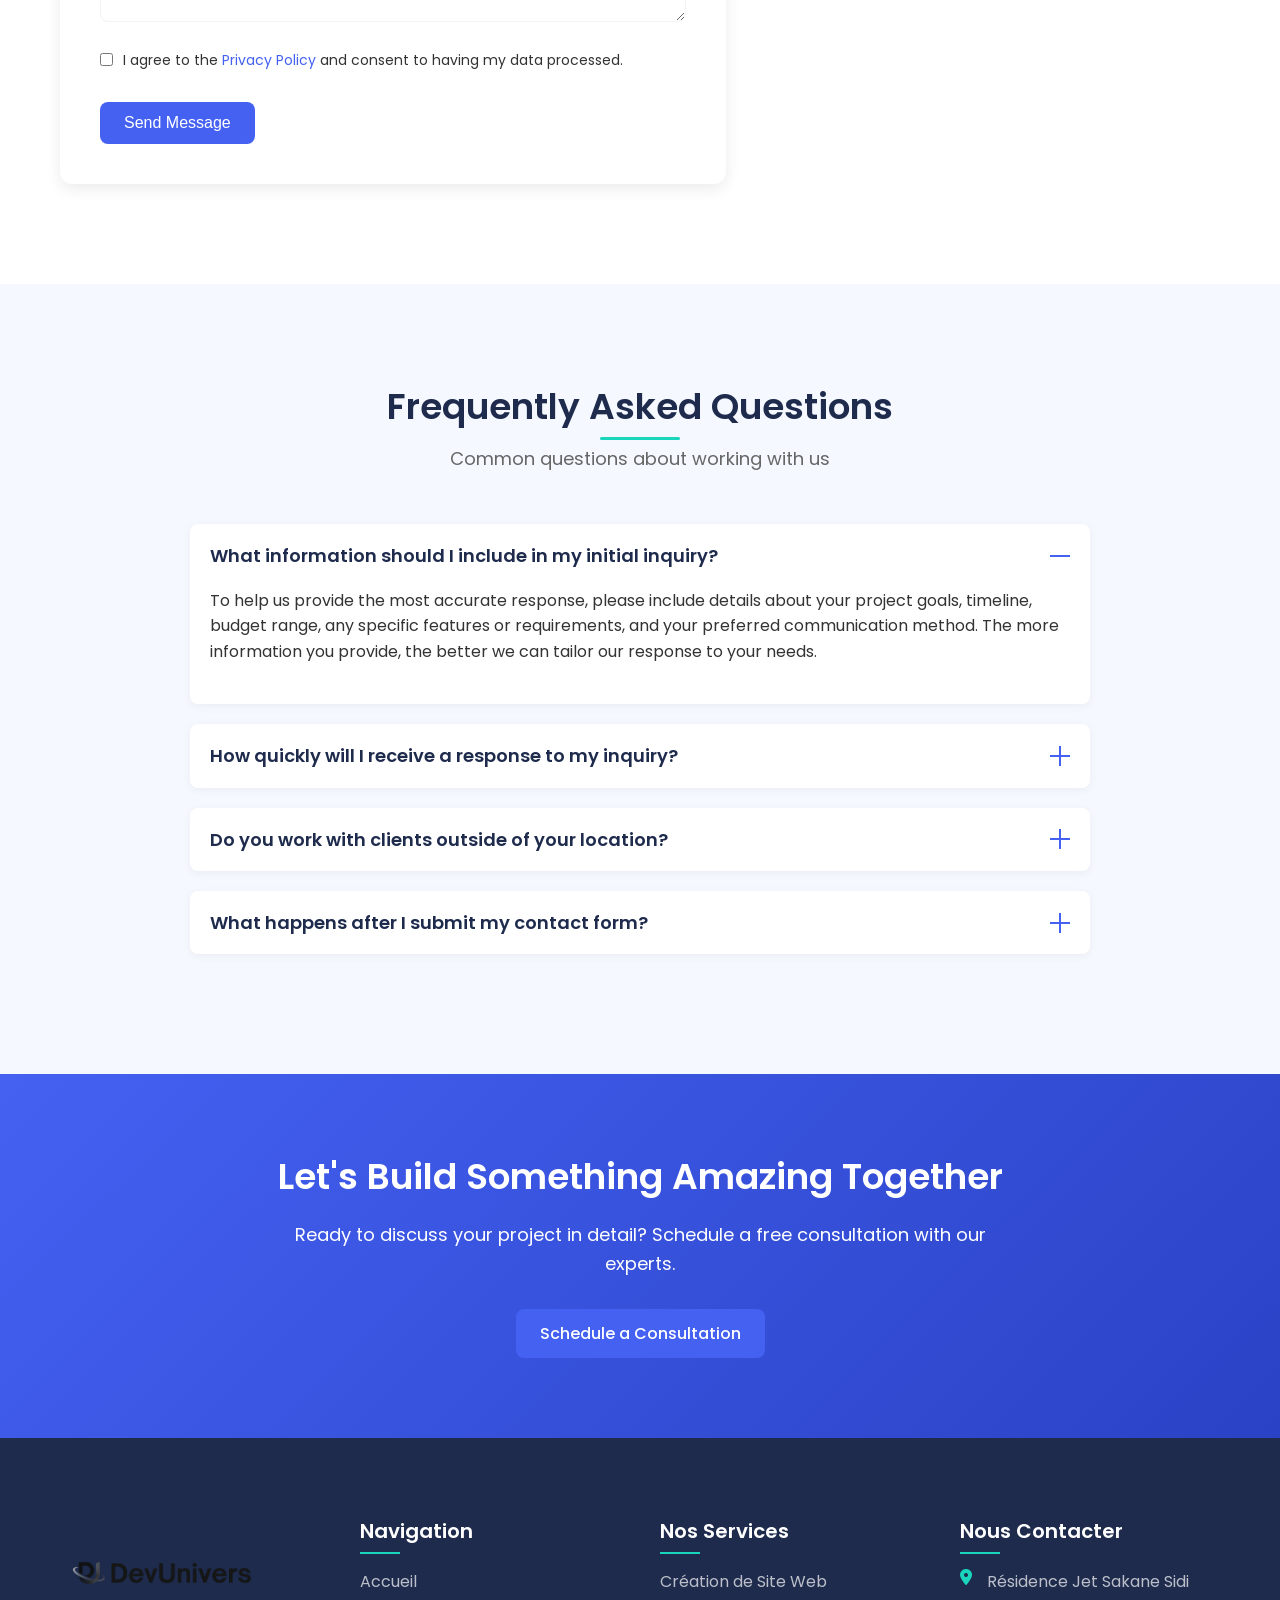
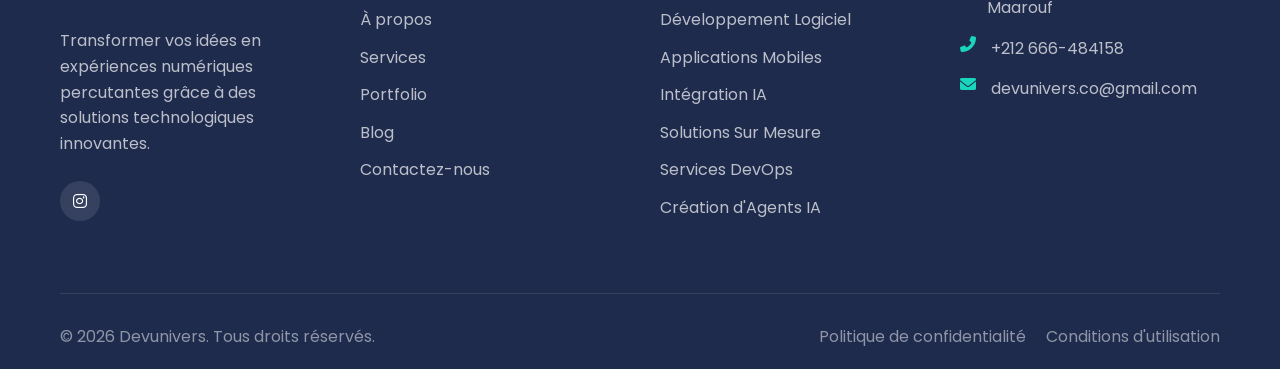
<file: contact/index.html>
<!DOCTYPE html>
<html lang="fr" dir="ltr">
<head>
    <meta charset="UTF-8">
    <meta name="viewport" content="width=device-width, initial-scale=1.0">
    <title data-i18n-title="page_title_contact">Contactez Devunivers | Agence Web au Maroc - Devis Gratuit</title>
    <meta name="description" data-i18n-meta="page_desc_contact" content="Contactez Devunivers pour un devis gratuit. Agence web basée à Casablanca, Maroc. Appelez-nous au +212 666-484158 ou envoyez un message. تواصل معنا للحصول على عرض سعر مجاني.">
    <meta name="keywords" content="contact agence web maroc, devis site web maroc, agence web casablanca contact, تواصل معنا, اتصل بنا وكالة ويب">
    <meta name="author" content="Devunivers">
    <meta name="robots" content="index, follow">
    <link rel="canonical" href="https://devunivers.com/contact/">

    <link rel="alternate" hreflang="fr" href="https://devunivers.com/contact/">
    <link rel="alternate" hreflang="en" href="https://devunivers.com/contact/">
    <link rel="alternate" hreflang="ar" href="https://devunivers.com/contact/">
    <link rel="alternate" hreflang="x-default" href="https://devunivers.com/contact/">

    <meta property="og:type" content="website">
    <meta property="og:url" content="https://devunivers.com/contact/">
    <meta property="og:title" content="Contactez Devunivers | Agence Web au Maroc - Devis Gratuit">
    <meta property="og:description" content="Contactez-nous pour un devis gratuit. Agence web basée à Casablanca, Maroc.">
    <meta property="og:image" content="https://devunivers.com/images/devunivers.png">
    <meta property="og:locale" content="fr_MA">
    <meta property="og:locale:alternate" content="en_US">
    <meta property="og:locale:alternate" content="ar_MA">
    <meta property="og:site_name" content="Devunivers">

    <meta name="twitter:card" content="summary_large_image">
    <meta name="twitter:title" content="Contactez Devunivers | Devis Gratuit">
    <meta name="twitter:description" content="Contactez notre agence web à Casablanca, Maroc pour un devis gratuit.">
    <meta name="twitter:image" content="https://devunivers.com/images/devunivers.png">

    <meta name="geo.region" content="MA">
    <meta name="geo.placename" content="Casablanca, Morocco">

    <link rel="icon" type="image/png" href="../images/devunivers.png">
    <link rel="stylesheet" href="../css/styles.css">
    <link rel="stylesheet" href="https://cdnjs.cloudflare.com/ajax/libs/font-awesome/6.0.0/css/all.min.css">
    <link rel="preconnect" href="https://fonts.googleapis.com">
    <link rel="preconnect" href="https://fonts.gstatic.com" crossorigin>
    <link href="https://fonts.googleapis.com/css2?family=Poppins:wght@300;400;500;600;700&display=swap" rel="stylesheet">

    <!-- Structured Data: ContactPage -->
    <script type="application/ld+json">
    {
      "@context": "https://schema.org",
      "@type": "ContactPage",
      "name": "Contactez Devunivers",
      "description": "Contactez notre agence web au Maroc pour un devis gratuit",
      "url": "https://devunivers.com/contact/",
      "mainEntity": {
        "@type": "Organization",
        "name": "Devunivers",
        "telephone": "+212666484158",
        "email": "devunivers.co@gmail.com",
        "address": {
          "@type": "PostalAddress",
          "streetAddress": "Résidence Jet Sakane Sidi Maarouf",
          "addressLocality": "Casablanca",
          "addressCountry": "MA"
        },
        "openingHoursSpecification": {
          "@type": "OpeningHoursSpecification",
          "dayOfWeek": ["Monday", "Tuesday", "Wednesday", "Thursday", "Friday"],
          "opens": "09:00",
          "closes": "18:00"
        }
      }
    }
    </script>

    <!-- Google tag (gtag.js) -->
    <script async src="https://www.googletagmanager.com/gtag/js?id=G-XHC1N62JXK"></script>
    <script>
      window.dataLayer = window.dataLayer || [];
      function gtag(){dataLayer.push(arguments);}
      gtag('js', new Date());

      gtag('config', 'G-XHC1N62JXK');
    </script>
</head>
<body>
    <header>
        <div class="container">
            <div class="logo">
                <a href="../home/">
                    <img src="../images/devunivers-logo.png" alt="Devunivers Logo">
                </a>
            </div>
            <nav style="display: flex; align-items: center;">
                <div class="lang-switcher">
                    <button class="lang-btn active" data-lang="fr" title="Français">🇫🇷</button>
                    <button class="lang-btn" data-lang="en" title="English">🇬🇧</button>
                    <button class="lang-btn" data-lang="ar" title="العربية">🇲🇦</button>
                </div>
                <ul class="main-nav">
                    <li><a href="../home/" class="active" data-i18n="nav_home">Home</a></li>
                    <li><a href="../about/" data-i18n="nav_about">About Us</a></li>
                    <li><a href="../services/" data-i18n="nav_services">Services</a></li>
                    <li><a href="#pricing" data-i18n="nav_pricing">Tarifs</a></li>
                    <li><a href="../portfolio/" data-i18n="nav_portfolio">Portfolio</a></li>
                    <li><a href="../blog/" data-i18n="nav_blog">Blog</a></li>
                    <li><a href="../contact/" class="btn btn-primary" data-i18n="nav_contact">Contact Us</a></li>
                </ul>
                <div class="mobile-menu-toggle">
                    <span></span>
                    <span></span>
                    <span></span>
                </div>
            </nav>
        </div>
    </header>

    <main>
        <!-- Contact Hero Section -->
        <section class="page-hero contact-hero">
            <div class="container">
                <div class="hero-content">
                    <h1>Get in Touch</h1>
                    <p>Let's discuss how we can help bring your digital vision to life</p>
                </div>
            </div>
        </section>

        <!-- Contact Information Section -->
        <section class="contact-info">
            <div class="container">
                <div class="info-cards">
                    <div class="info-card">
                        <div class="info-icon">
                            <i class="fas fa-map-marker-alt"></i>
                        </div>
                        <h3>Our Location</h3>
                        <p>Résidence Jet Sakane Sidi Maarouf<br>Morocco</p>
                    </div>
                    <div class="info-card">
                        <div class="info-icon">
                            <i class="fas fa-phone-alt"></i>
                        </div>
                        <h3>Phone</h3>
                        <p>Main: <a href="tel:+212666484158">+212 666-484158</a></p>
                    </div>
                    <div class="info-card">
                        <div class="info-icon">
                            <i class="fas fa-envelope"></i>
                        </div>
                        <h3>Email</h3>
                        <p>General: <a href="mailto:devunivers.co@gmail.com">devunivers.co@gmail.com</a></p>
                    </div>
                    <div class="info-card">
                        <div class="info-icon">
                            <i class="fas fa-clock"></i>
                        </div>
                        <h3>Business Hours</h3>
                        <p>Monday - Friday: 9:00 AM - 6:00 PM<br>
                        Saturday - Sunday: Closed</p>
                    </div>
                </div>
            </div>
        </section>

        <!-- Contact Form Section -->
        <section class="contact-form-section">
            <div class="container">
                <div class="contact-grid">
                    <div class="form-content">
                        <div class="section-header">
                            <h2>Send Us a Message</h2>
                            <p>Fill out the form below and we'll get back to you as soon as possible</p>
                        </div>
                        <form class="contact-form" id="contactForm" action="https://formsubmit.co/devunivers.co@gmail.com" method="post">
                            <input type="hidden" name="_subject" value="New message from DevUnivers website">
                            <input type="hidden" name="_captcha" value="true">
                            <input type="hidden" name="_template" value="table">
                            <input type="text" name="_honey" style="display:none" tabindex="-1" autocomplete="off">
                            <div class="form-row">
                                <div class="form-group">
                                    <label for="name">Full Name*</label>
                                    <input type="text" id="name" name="name" required placeholder="Enter your full name">
                                </div>
                                <div class="form-group">
                                    <label for="email">Email Address*</label>
                                    <input type="email" id="email" name="email" required placeholder="Enter your email address">
                                </div>
                            </div>
                            <div class="form-row">
                                <div class="form-group">
                                    <label for="phone">Phone Number</label>
                                    <input type="tel" id="phone" name="phone" placeholder="Enter your phone number (optional)">
                                </div>
                                <div class="form-group">
                                    <label for="company">Company</label>
                                    <input type="text" id="company" name="company" placeholder="Enter your company name (optional)">
                                </div>
                            </div>
                            <div class="form-group">
                                <label for="subject">Subject*</label>
                                <input type="text" id="subject" name="subject" required placeholder="What is this regarding?">
                            </div>
                            <div class="form-group">
                                <label for="service">Service of Interest</label>
                                <select id="service" name="service">
                                    <option value="" selected disabled>Select a service</option>
                                    <option value="web-development">Website Development</option>
                                    <option value="software-development">Software Development</option>
                                    <option value="mobile-app">Mobile App Development</option>
                                    <option value="ai-integration">AI Integration</option>
                                    <option value="custom-solutions">Custom Software Solutions</option>
                                    <option value="devops">DevOps Services</option>
                                    <option value="ai-agents">AI Agent Creation</option>
                                    <option value="other">Other</option>
                                </select>
                            </div>
                            <div class="form-group">
                                <label for="message">Message*</label>
                                <textarea id="message" name="message" rows="6" required placeholder="Tell us about your project or inquiry"></textarea>
                            </div>
                            <div class="form-group form-checkbox">
                                <input type="checkbox" id="privacy" name="privacy" required>
                                <label for="privacy">I agree to the <a href="../privacy-policy/">Privacy Policy</a> and consent to having my data processed.</label>
                            </div>
                            <div class="form-submit">
                                <button type="submit" class="btn btn-primary">Send Message</button>
                            </div>
                        </form>
                    </div>
                    <div class="map-content">
                        <div class="map-container">
                            <!-- Replace with actual Google Maps embed code -->
                            <iframe src="https://www.google.com/maps?q=Residence+Jet+Sakane+Sidi+Maarouf+Casablanca&output=embed" width="100%" height="450" style="border:0;" allowfullscreen="" loading="lazy" referrerpolicy="no-referrer-when-downgrade"></iframe>
                        </div>
                        <div class="social-connect">
                            <h3>Connect With Us</h3>
                            <div class="social-icons">
                                <a href="https://www.instagram.com/devunivers.agency/" aria-label="Instagram"><i class="fab fa-instagram"></i></a>
                            </div>
                        </div>
                    </div>
                </div>
            </div>
        </section>

        <!-- FAQ Section -->
        <section class="contact-faq">
            <div class="container">
                <div class="section-header">
                    <h2>Frequently Asked Questions</h2>
                    <p>Common questions about working with us</p>
                </div>
                <div class="accordion">
                    <div class="accordion-item">
                        <div class="accordion-header">
                            <h3>What information should I include in my initial inquiry?</h3>
                            <span class="accordion-icon"></span>
                        </div>
                        <div class="accordion-content">
                            <p>To help us provide the most accurate response, please include details about your project goals, timeline, budget range, any specific features or requirements, and your preferred communication method. The more information you provide, the better we can tailor our response to your needs.</p>
                        </div>
                    </div>
                    <div class="accordion-item">
                        <div class="accordion-header">
                            <h3>How quickly will I receive a response to my inquiry?</h3>
                            <span class="accordion-icon"></span>
                        </div>
                        <div class="accordion-content">
                            <p>We typically respond to all inquiries within 24 business hours. For complex projects, we may schedule a follow-up call or meeting to discuss your requirements in more detail and provide you with a comprehensive response.</p>
                        </div>
                    </div>
                    <div class="accordion-item">
                        <div class="accordion-header">
                            <h3>Do you work with clients outside of your location?</h3>
                            <span class="accordion-icon"></span>
                        </div>
                        <div class="accordion-content">
                            <p>Yes, we work with clients globally. Our team is experienced in remote collaboration and we have established processes to ensure effective communication and project management regardless of location. We use video conferencing, project management tools, and regular updates to keep projects on track.</p>
                        </div>
                    </div>
                    <div class="accordion-item">
                        <div class="accordion-header">
                            <h3>What happens after I submit my contact form?</h3>
                            <span class="accordion-icon"></span>
                        </div>
                        <div class="accordion-content">
                            <p>After submitting your contact form, you'll receive an automated confirmation email. Our team will review your inquiry and reach out to schedule an initial consultation. During this consultation, we'll discuss your project in more detail, answer any questions, and determine the next steps to move forward.</p>
                        </div>
                    </div>
                </div>
            </div>
        </section>

        <!-- CTA Section -->
        <section class="cta-section">
            <div class="container">
                <div class="cta-content">
                    <h2>Let's Build Something Amazing Together</h2>
                    <p>Ready to discuss your project in detail? Schedule a free consultation with our experts.</p>
                    <a href="#" class="btn btn-primary">Schedule a Consultation</a>
                </div>
            </div>
        </section>
    </main>

    <footer>
        <div class="container">
            <div class="footer-grid">
                <div class="footer-info">
                    <div class="footer-logo">
                        <img src="../images/devunivers_white.png" alt="Devunivers Logo">
                    </div>
                    <p data-i18n="footer_desc">Transforming ideas into impactful digital experiences through innovative technology solutions.</p>
                    <div class="social-links">
                        <a href="https://www.instagram.com/devunivers.agency/" aria-label="Instagram"><i class="fab fa-instagram"></i></a>
                    </div>
                </div>
                <div class="footer-nav">
                    <h3 data-i18n="footer_nav">Navigation</h3>
                    <ul>
                        <li><a href="../home/" data-i18n="nav_home">Home</a></li>
                        <li><a href="../about/" data-i18n="nav_about">About Us</a></li>
                        <li><a href="../services/" data-i18n="nav_services">Services</a></li>
                        <li><a href="../portfolio/" data-i18n="nav_portfolio">Portfolio</a></li>
                        <li><a href="../blog/" data-i18n="nav_blog">Blog</a></li>
                        <li><a href="../contact/" data-i18n="nav_contact">Contact Us</a></li>
                    </ul>
                </div>
                <div class="footer-services">
                    <h3 data-i18n="footer_services">Our Services</h3>
                    <ul>
                        <li><a href="../services/#web-dev" data-i18n="footer_services_1">Website Development</a></li>
                        <li><a href="../services/#software-dev" data-i18n="footer_services_2">Software Development</a></li>
                        <li><a href="../services/#mobile-dev" data-i18n="footer_services_3">Mobile App Development</a></li>
                        <li><a href="../services/#ai-integration" data-i18n="footer_services_4">AI Integration</a></li>
                        <li><a href="../services/#custom-solutions" data-i18n="footer_services_5">Custom Software Solutions</a></li>
                        <li><a href="../services/#devops" data-i18n="footer_services_6">DevOps Services</a></li>
                        <li><a href="../services/#ai-agents" data-i18n="footer_services_7">AI Agent Creation</a></li>
                    </ul>
                </div>
                <div class="footer-contact">
                    <h3 data-i18n="footer_contact">Contact Us</h3>
                    <address>
                        <p><i class="fas fa-map-marker-alt"></i> Résidence Jet Sakane Sidi Maarouf</p>
                        <p><i class="fas fa-phone-alt"></i> <a href="tel:+212666484158">+212 666-484158</a></p>
                        <p><i class="fas fa-envelope"></i> <a href="mailto:devunivers.co@gmail.com">devunivers.co@gmail.com</a></p>
                    </address>
                </div>
            </div>
            <div class="footer-bottom">
                <p data-i18n="footer_rights">&copy; 2025 Devunivers. All rights reserved.</p>
                <div class="legal-links">
                    <a href="../privacy-policy/" data-i18n="footer_privacy">Privacy Policy</a>
                    <a href="../terms-of-service/" data-i18n="footer_terms">Terms of Service</a>
                </div>
            </div>
        </div>
    </footer>

        <script src="../js/translations.js"></script>
    <script src="../js/i18n.js"></script>
    <script src="../js/main.js"></script>
</body>
</html>
</file>
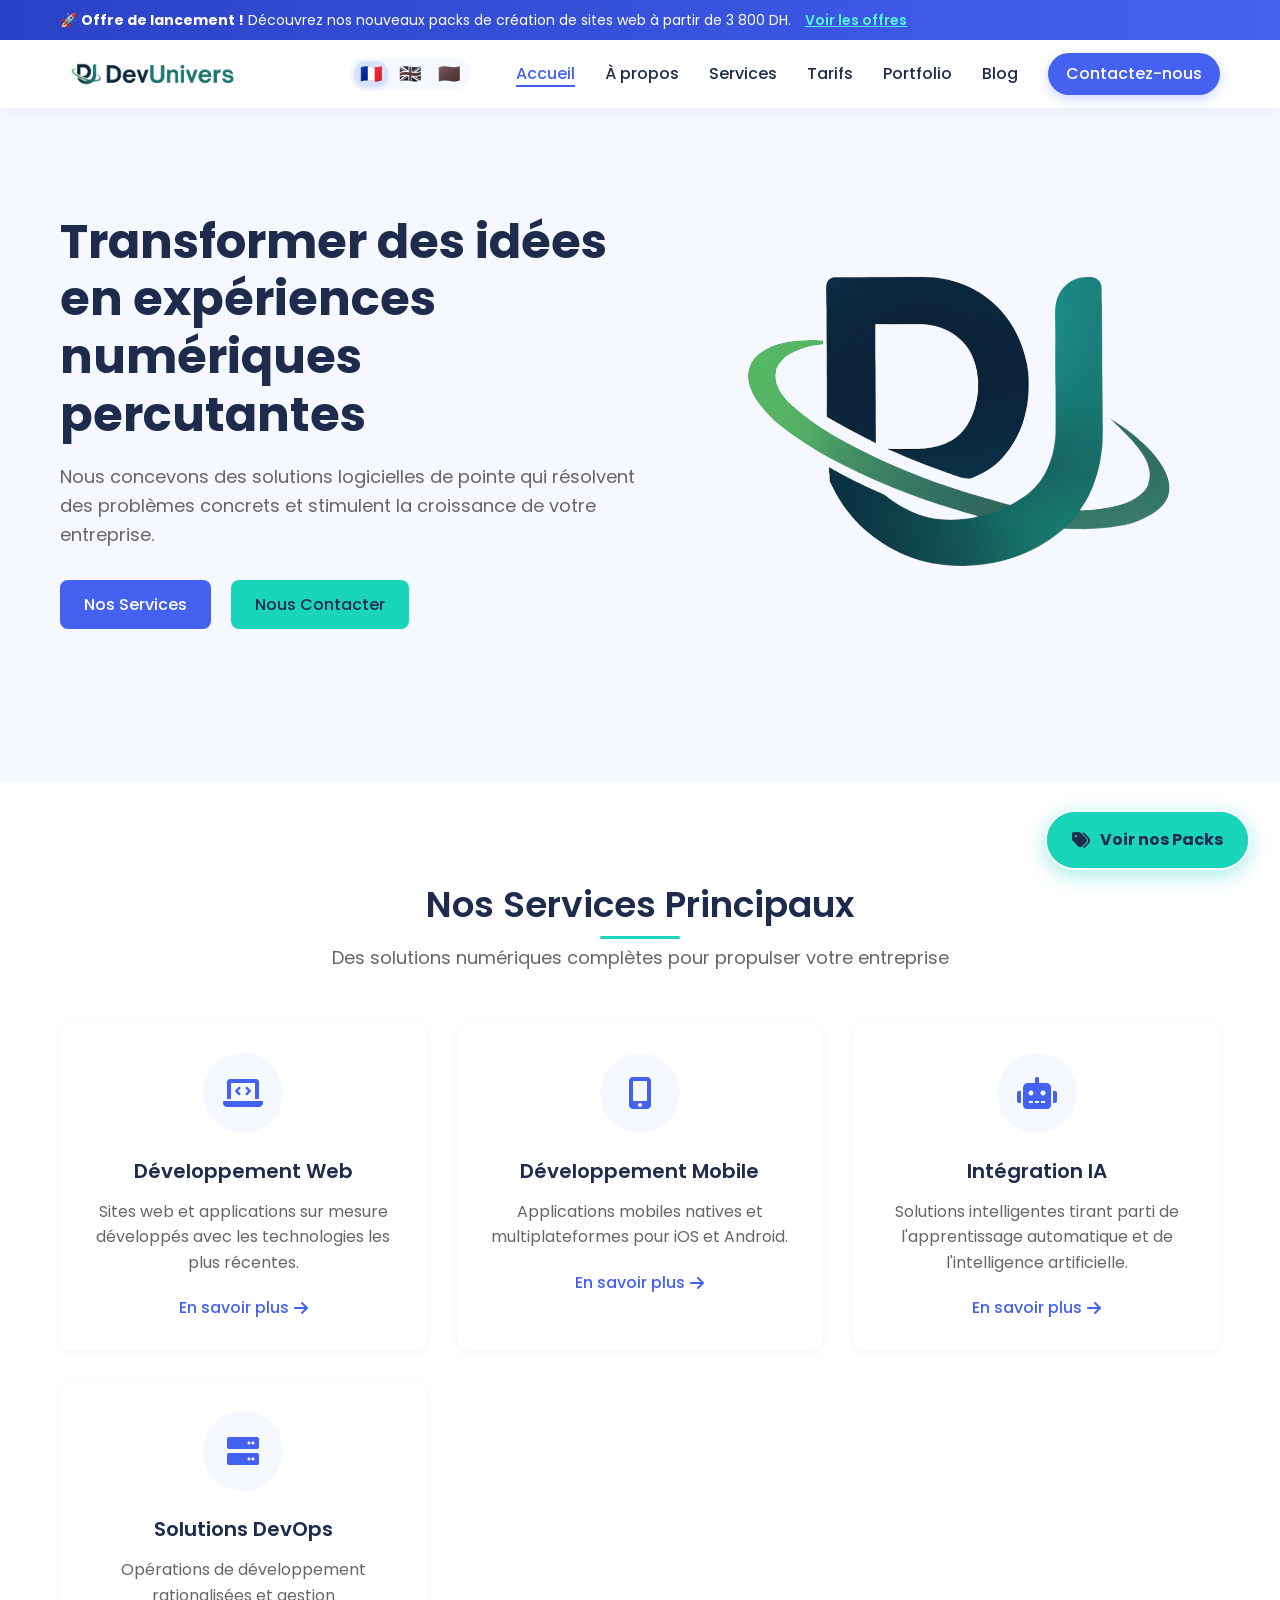
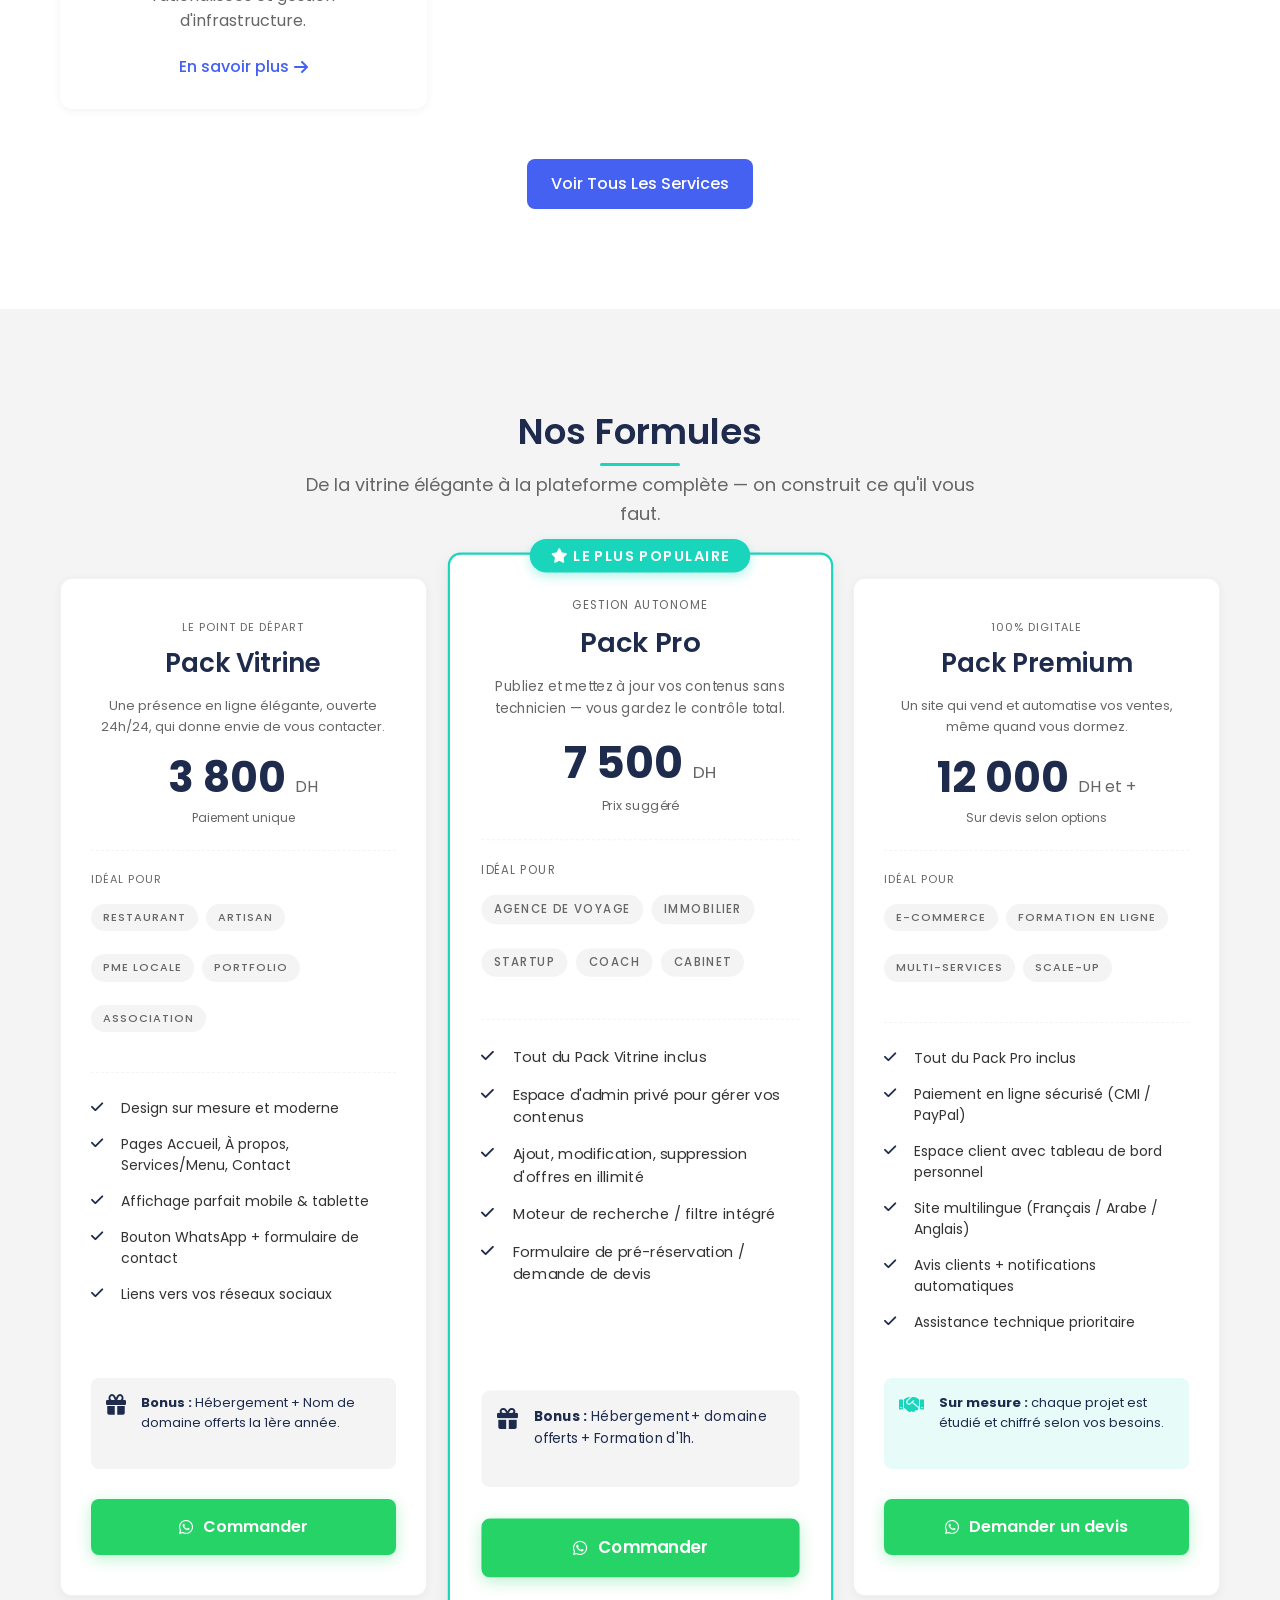
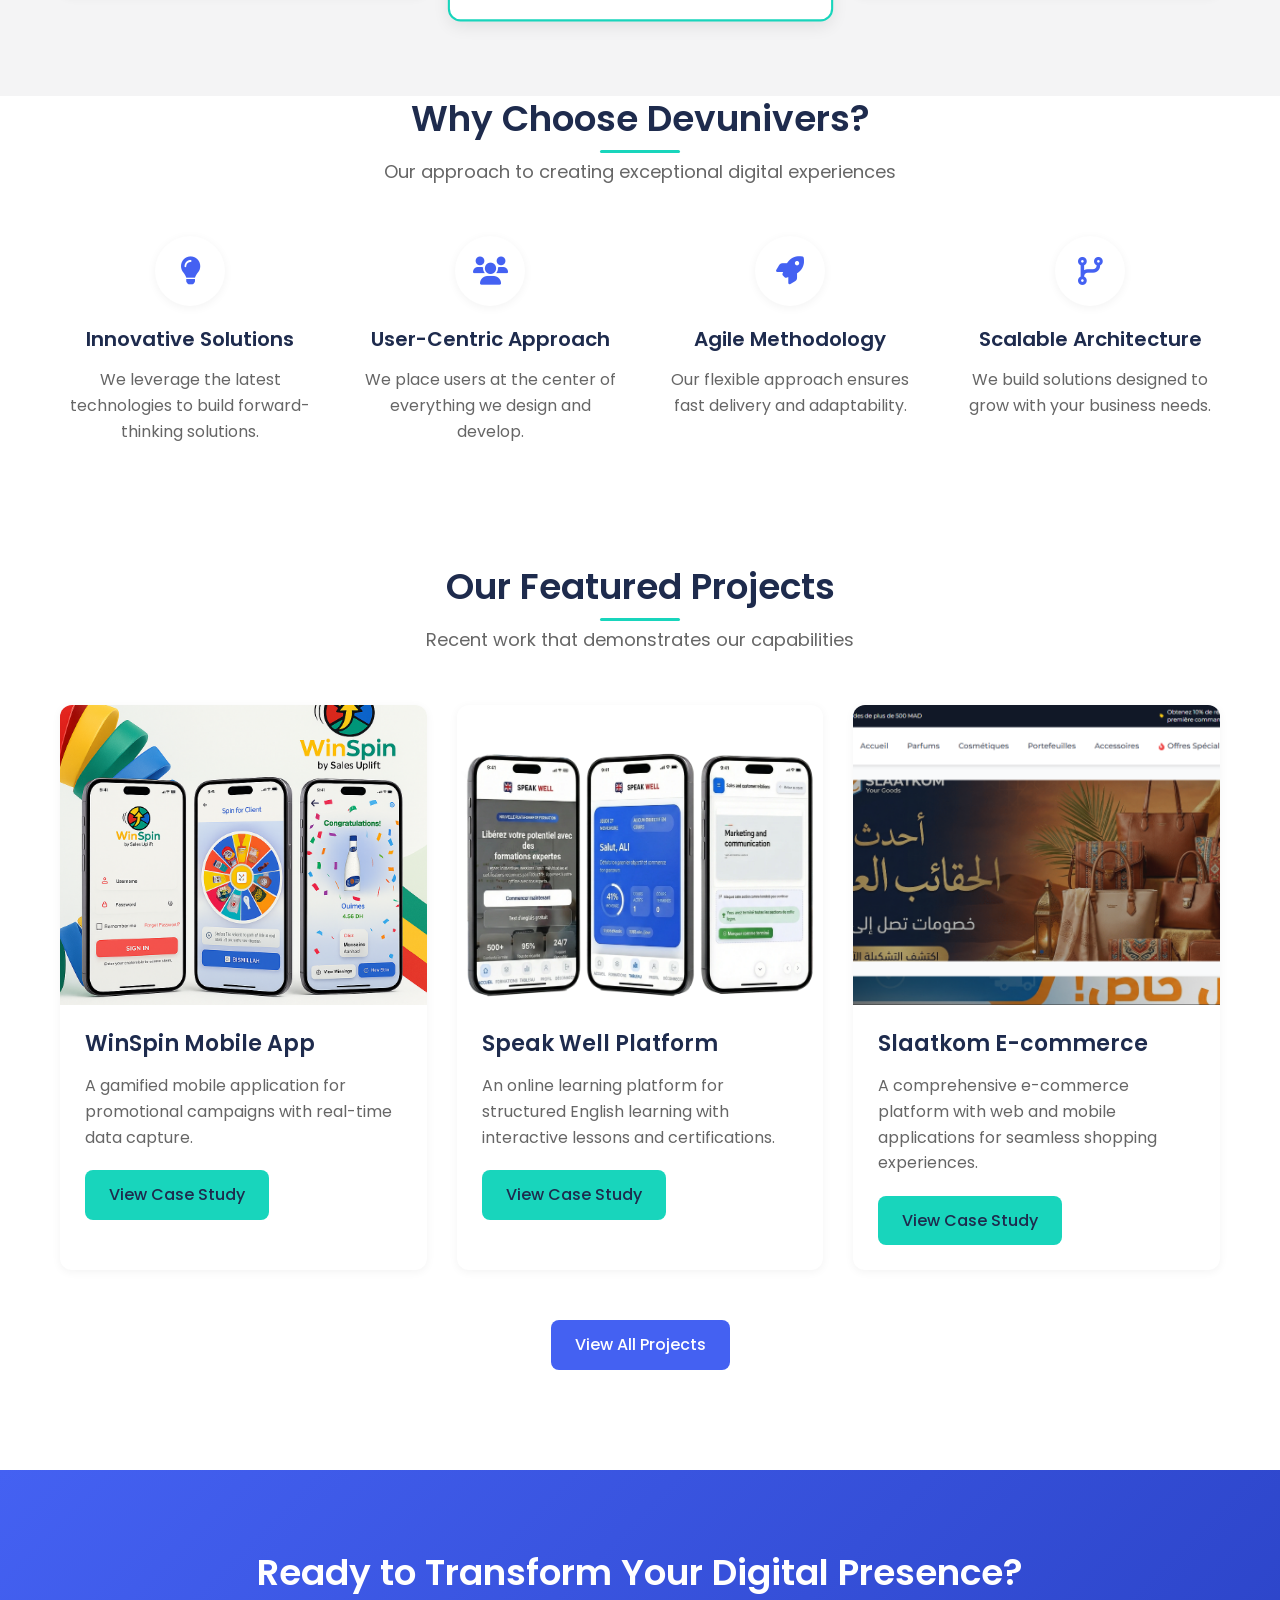
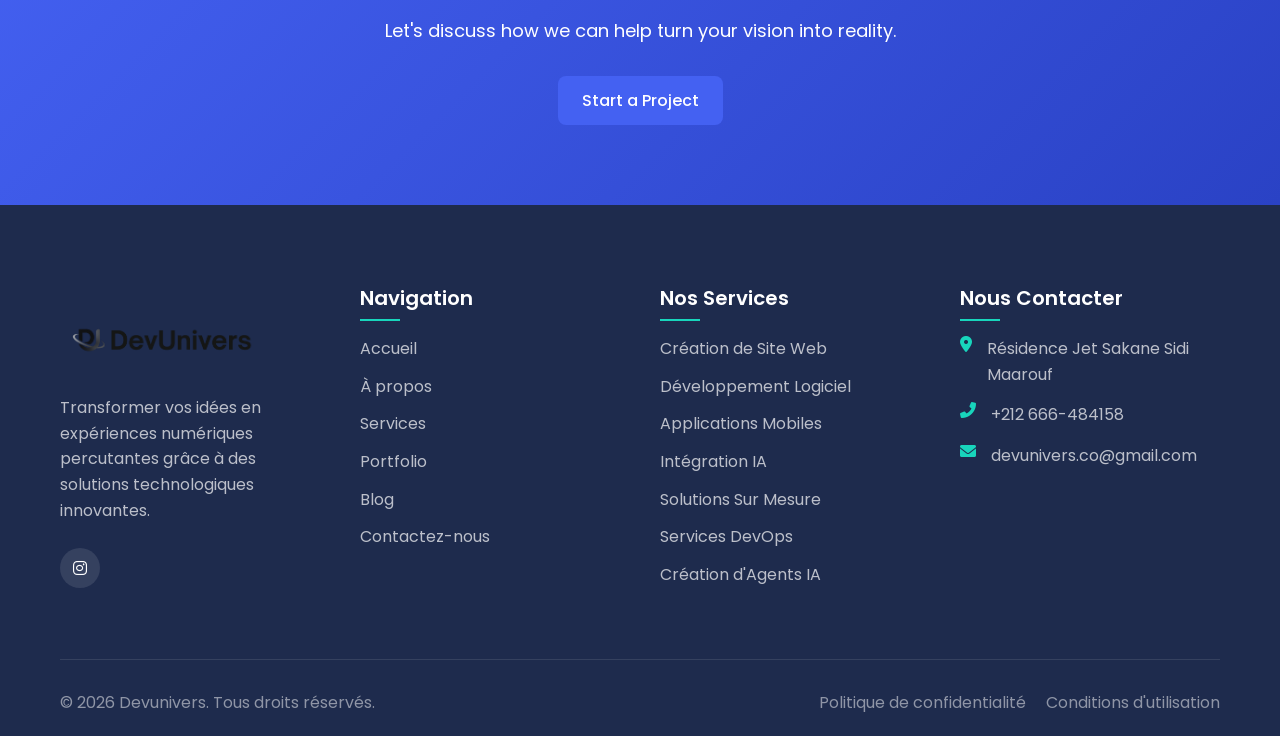
<file: home/index.html>
<!DOCTYPE html>
<html lang="fr" dir="ltr">
<head>
    <meta charset="UTF-8">
    <meta name="viewport" content="width=device-width, initial-scale=1.0">
    <title data-i18n-title="page_title_home">Devunivers | Création de Sites Web au Maroc - Développement Web & Apps</title>
    <meta name="description" data-i18n-meta="page_desc_home" content="Devunivers, agence digitale au Maroc spécialisée en création de sites web, développement d'applications mobiles et intégration IA. Devis gratuit. خدمات تطوير المواقع والتطبيقات في المغرب.">
    <meta name="keywords" content="création site web maroc, agence web casablanca, développement web maroc, agence digitale maroc, web development morocco, تطوير مواقع الويب المغرب, إنشاء موقع إلكتروني, devunivers, application mobile maroc, intégration IA">
    <meta name="author" content="Devunivers">
    <meta name="robots" content="index, follow">
    <link rel="canonical" href="https://devunivers.com/home/">

    <!-- Multilingual Alternate Links -->
    <link rel="alternate" hreflang="fr" href="https://devunivers.com/home/">
    <link rel="alternate" hreflang="en" href="https://devunivers.com/home/">
    <link rel="alternate" hreflang="ar" href="https://devunivers.com/home/">
    <link rel="alternate" hreflang="x-default" href="https://devunivers.com/home/">

    <!-- Open Graph / Facebook -->
    <meta property="og:type" content="website">
    <meta property="og:url" content="https://devunivers.com/home/">
    <meta property="og:title" content="Devunivers | Création de Sites Web au Maroc - Développement Web & Apps">
    <meta property="og:description" content="Agence digitale au Maroc spécialisée en création de sites web, développement d'applications mobiles et intégration IA. Devis gratuit.">
    <meta property="og:image" content="https://devunivers.com/images/devunivers.png">
    <meta property="og:locale" content="fr_MA">
    <meta property="og:locale:alternate" content="en_US">
    <meta property="og:locale:alternate" content="ar_MA">
    <meta property="og:site_name" content="Devunivers">

    <!-- Twitter Card -->
    <meta name="twitter:card" content="summary_large_image">
    <meta name="twitter:title" content="Devunivers | Création de Sites Web au Maroc">
    <meta name="twitter:description" content="Agence digitale au Maroc spécialisée en création de sites web, développement d'applications mobiles et intégration IA.">
    <meta name="twitter:image" content="https://devunivers.com/images/devunivers.png">

    <!-- Geo Tags for Morocco -->
    <meta name="geo.region" content="MA">
    <meta name="geo.placename" content="Casablanca, Morocco">

    <link rel="icon" type="image/png" href="../images/devunivers.png">
    <link rel="stylesheet" href="../css/styles.css">
    <link rel="stylesheet" href="https://cdnjs.cloudflare.com/ajax/libs/font-awesome/6.0.0/css/all.min.css">
    <link rel="preconnect" href="https://fonts.googleapis.com">
    <link rel="preconnect" href="https://fonts.gstatic.com" crossorigin>
    <link href="https://fonts.googleapis.com/css2?family=Poppins:wght@300;400;500;600;700&display=swap" rel="stylesheet">

    <!-- Structured Data: Organization + LocalBusiness -->
    <script type="application/ld+json">
    {
      "@context": "https://schema.org",
      "@type": "ProfessionalService",
      "name": "Devunivers",
      "alternateName": "DevUnivers Agency",
      "url": "https://devunivers.com",
      "logo": "https://devunivers.com/images/devunivers.png",
      "image": "https://devunivers.com/images/devunivers.png",
      "description": "Agence digitale au Maroc spécialisée en création de sites web, développement d'applications mobiles, intégration IA et solutions DevOps.",
      "address": {
        "@type": "PostalAddress",
        "streetAddress": "Résidence Jet Sakane Sidi Maarouf",
        "addressLocality": "Casablanca",
        "addressCountry": "MA"
      },
      "telephone": "+212666484158",
      "email": "devunivers.co@gmail.com",
      "priceRange": "$$",
      "openingHours": "Mo-Fr 09:00-18:00",
      "sameAs": [
        "https://www.instagram.com/devunivers.agency/"
      ],
      "areaServed": {
        "@type": "Country",
        "name": "Morocco"
      },
      "knowsLanguage": ["fr", "en", "ar"],
      "serviceType": ["Web Development", "Mobile App Development", "AI Integration", "DevOps", "Custom Software Development"]
    }
    </script>
    <script type="application/ld+json">
    {
      "@context": "https://schema.org",
      "@type": "WebSite",
      "name": "Devunivers",
      "url": "https://devunivers.com",
      "inLanguage": ["fr", "en", "ar"],
      "publisher": {
        "@type": "Organization",
        "name": "Devunivers",
        "logo": {
          "@type": "ImageObject",
          "url": "https://devunivers.com/images/devunivers.png"
        }
      }
    }
    </script>

    <!-- Google tag (gtag.js) -->
    <script async src="https://www.googletagmanager.com/gtag/js?id=G-XHC1N62JXK"></script>
    <script>
      window.dataLayer = window.dataLayer || [];
      function gtag(){dataLayer.push(arguments);}
      gtag('js', new Date());

      gtag('config', 'G-XHC1N62JXK');
    </script>
</head>
<body>
    <!-- Announcement Bar -->
    <div class="announcement-bar">
        <div class="container">
            <p data-i18n="promo_banner">🚀 <strong>Offre de lancement !</strong> Découvrez nos nouveaux packs de création de sites web à partir de 3 800 DH. <a href="#pricing">Voir les offres</a></p>
        </div>
    </div>

    <header>
        <div class="container">
            <div class="logo">
                <a href="../home/">
                    <img src="../images/devunivers-logo.png" alt="Devunivers Logo">
                </a>
            </div>
            <nav style="display: flex; align-items: center;">
                <div class="lang-switcher">
                    <button class="lang-btn active" data-lang="fr" title="Français">🇫🇷</button>
                    <button class="lang-btn" data-lang="en" title="English">🇬🇧</button>
                    <button class="lang-btn" data-lang="ar" title="العربية">🇲🇦</button>
                </div>
                <ul class="main-nav">
                    <li><a href="../home/" class="active" data-i18n="nav_home">Home</a></li>
                    <li><a href="../about/" data-i18n="nav_about">About Us</a></li>
                    <li><a href="../services/" data-i18n="nav_services">Services</a></li>
                    <li><a href="#pricing" data-i18n="nav_pricing">Tarifs</a></li>
                    <li><a href="../portfolio/" data-i18n="nav_portfolio">Portfolio</a></li>
                    <li><a href="../blog/" data-i18n="nav_blog">Blog</a></li>
                    <li><a href="../contact/" class="btn btn-primary" data-i18n="nav_contact">Contact Us</a></li>
                </ul>
                <div class="mobile-menu-toggle">
                    <span></span>
                    <span></span>
                    <span></span>
                </div>
            </nav>
        </div>
    </header>

    <main>
        <!-- Hero Section -->
        <section class="hero">
            <div class="container">
                <div class="hero-content">
                    <h1 data-i18n="hero_title">Transforming Ideas into Impactful Digital Experiences</h1>
                    <p data-i18n="hero_desc">We build cutting-edge software solutions that solve real-world problems and drive business growth.</p>
                    <div class="hero-buttons">
                        <a href="../services/" class="btn btn-primary" data-i18n="hero_btn_services">Our Services</a>
                        <a href="../contact/" class="btn btn-secondary" data-i18n="hero_btn_contact">Get in Touch</a>
                    </div>
                </div>
                <div class="hero-image">
                    <img src="../images/devunivers.png" alt="Digital transformation illustration">
                </div>
            </div>
        </section>

        <!-- Services Overview Section -->
        <section class="services-overview">
            <div class="container">
                <div class="section-header">
                    <h2 data-i18n="services_title">Our Core Services</h2>
                    <p data-i18n="services_subtitle">Comprehensive digital solutions to power your business</p>
                </div>
                <div class="services-grid">
                    <div class="service-card">
                        <div class="service-icon">
                            <i class="fas fa-laptop-code"></i>
                        </div>
                        <h3 data-i18n="srv_web_title">Web Development</h3>
                        <p data-i18n="srv_web_desc">Custom websites and web applications built with cutting-edge technologies.</p>
                        <a href="../services/#web-dev" class="learn-more" data-i18n="srv_learn_more">Learn More <i class="fas fa-arrow-right"></i></a>
                    </div>
                    <div class="service-card">
                        <div class="service-icon">
                            <i class="fas fa-mobile-alt"></i>
                        </div>
                        <h3 data-i18n="srv_mob_title">Mobile App Development</h3>
                        <p data-i18n="srv_mob_desc">Native and cross-platform mobile applications for iOS and Android.</p>
                        <a href="../services/#mobile-dev" class="learn-more" data-i18n="srv_learn_more">Learn More <i class="fas fa-arrow-right"></i></a>
                    </div>
                    <div class="service-card">
                        <div class="service-icon">
                            <i class="fas fa-robot"></i>
                        </div>
                        <h3 data-i18n="srv_ai_title">AI Integration</h3>
                        <p data-i18n="srv_ai_desc">Intelligent solutions that leverage machine learning and artificial intelligence.</p>
                        <a href="../services/#ai-integration" class="learn-more" data-i18n="srv_learn_more">Learn More <i class="fas fa-arrow-right"></i></a>
                    </div>
                    <div class="service-card">
                        <div class="service-icon">
                            <i class="fas fa-server"></i>
                        </div>
                        <h3 data-i18n="srv_devops_title">DevOps Solutions</h3>
                        <p data-i18n="srv_devops_desc">Streamlined development operations and infrastructure management.</p>
                        <a href="../services/#devops" class="learn-more" data-i18n="srv_learn_more">Learn More <i class="fas fa-arrow-right"></i></a>
                    </div>
                </div>
                <div class="services-cta">
                    <a href="../services/" class="btn btn-primary" data-i18n="srv_view_all">View All Services</a>
                </div>
            </div>
        </section>

        <!-- Pricing Section -->
        <section id="pricing" class="pricing-section">
            <div class="container">
                <div class="section-header">
                    <h2 data-i18n="pricing_title">Nos Formules</h2>
                    <p data-i18n="pricing_subtitle">De la vitrine élégante à la plateforme complète — on construit ce qu'il vous faut.</p>
                </div>
                
                <div class="pricing-grid">
                    <!-- Pack Vitrine -->
                    <div class="pricing-card">
                        <div class="pricing-header">
                            <span class="pricing-subtitle" data-i18n="pack_v_sub">LE POINT DE DÉPART</span>
                            <h3 class="pricing-title" data-i18n="pack_v_title">Pack Vitrine</h3>
                            <p class="pricing-desc" data-i18n="pack_v_desc">Une présence en ligne élégante, ouverte 24h/24, qui donne envie de vous contacter.</p>
                            <div class="pricing-price"><bdi>3 800</bdi> <span data-i18n="currency">DH</span></div>
                            <span class="pricing-note" data-i18n="pack_v_note">Paiement unique</span>
                        </div>
                        
                        <div class="pricing-ideal">
                            <span data-i18n="pack_ideal">IDÉAL POUR</span>
                            <div class="ideal-tags">
                                <span class="ideal-tag" data-i18n="tag_resto">Restaurant</span>
                                <span class="ideal-tag" data-i18n="tag_artisan">Artisan</span>
                                <span class="ideal-tag" data-i18n="tag_pme">PME locale</span>
                                <span class="ideal-tag" data-i18n="tag_portf">Portfolio</span>
                                <span class="ideal-tag" data-i18n="tag_assoc">Association</span>
                            </div>
                        </div>
                        
                        <ul class="pricing-features">
                            <li data-i18n="feat_v1"><i class="fas fa-check"></i> Design sur mesure et moderne</li>
                            <li data-i18n="feat_v2"><i class="fas fa-check"></i> Pages Accueil, À propos, Services/Menu, Contact</li>
                            <li data-i18n="feat_v3"><i class="fas fa-check"></i> Affichage parfait mobile & tablette</li>
                            <li data-i18n="feat_v4"><i class="fas fa-check"></i> Bouton WhatsApp + formulaire de contact</li>
                            <li data-i18n="feat_v5"><i class="fas fa-check"></i> Liens vers vos réseaux sociaux</li>
                        </ul>
                        
                        <div class="pricing-bonus">
                            <i class="fas fa-gift"></i>
                            <p data-i18n="bonus_v"><strong>Bonus :</strong> Hébergement + Nom de domaine offerts la 1ère année.</p>
                        </div>
                        
                        <a href="https://wa.me/212775929057?text=Bonjour%20Devunivers,%20je%20suis%20int%C3%A9ress%C3%A9(e)%20par%20le%20Pack%20Vitrine." target="_blank" class="pricing-btn btn-whatsapp" data-i18n="btn_commander">
                            <i class="fab fa-whatsapp"></i> Commander
                        </a>
                    </div>

                    <!-- Pack Pro -->
                    <div class="pricing-card popular">
                        <div class="pricing-badge" data-i18n="pack_badge"><i class="fas fa-star"></i> LE PLUS POPULAIRE</div>
                        <div class="pricing-header">
                            <span class="pricing-subtitle" data-i18n="pack_p_sub">GESTION AUTONOME</span>
                            <h3 class="pricing-title" data-i18n="pack_p_title">Pack Pro</h3>
                            <p class="pricing-desc" data-i18n="pack_p_desc">Publiez et mettez à jour vos contenus sans technicien — vous gardez le contrôle total.</p>
                            <div class="pricing-price"><bdi>7 500</bdi> <span data-i18n="currency">DH</span></div>
                            <span class="pricing-note" data-i18n="pack_p_note">Prix suggéré</span>
                        </div>
                        
                        <div class="pricing-ideal">
                            <span data-i18n="pack_ideal">IDÉAL POUR</span>
                            <div class="ideal-tags">
                                <span class="ideal-tag" data-i18n="tag_agency">Agence de voyage</span>
                                <span class="ideal-tag" data-i18n="tag_immo">Immobilier</span>
                                <span class="ideal-tag" data-i18n="tag_startup">Startup</span>
                                <span class="ideal-tag" data-i18n="tag_coach">Coach</span>
                                <span class="ideal-tag" data-i18n="tag_cabinet">Cabinet</span>
                            </div>
                        </div>
                        
                        <ul class="pricing-features">
                            <li data-i18n="feat_p1"><i class="fas fa-check"></i> Tout du Pack Vitrine inclus</li>
                            <li data-i18n="feat_p2"><i class="fas fa-check"></i> Espace d'admin privé pour gérer vos contenus</li>
                            <li data-i18n="feat_p3"><i class="fas fa-check"></i> Ajout, modification, suppression d'offres en illimité</li>
                            <li data-i18n="feat_p4"><i class="fas fa-check"></i> Moteur de recherche / filtre intégré</li>
                            <li data-i18n="feat_p5"><i class="fas fa-check"></i> Formulaire de pré-réservation / demande de devis</li>
                        </ul>
                        
                        <div class="pricing-bonus">
                            <i class="fas fa-gift"></i>
                            <p data-i18n="bonus_p"><strong>Bonus :</strong> Hébergement + domaine offerts + Formation d'1h.</p>
                        </div>
                        
                        <a href="https://wa.me/212775929057?text=Bonjour%20Devunivers,%20je%20suis%20int%C3%A9ress%C3%A9(e)%20par%20le%20Pack%20Pro." target="_blank" class="pricing-btn btn-whatsapp" data-i18n="btn_commander">
                            <i class="fab fa-whatsapp"></i> Commander
                        </a>
                    </div>

                    <!-- Pack Premium -->
                    <div class="pricing-card">
                        <div class="pricing-header">
                            <span class="pricing-subtitle" data-i18n="pack_pr_sub">100% DIGITALE</span>
                            <h3 class="pricing-title" data-i18n="pack_pr_title">Pack Premium</h3>
                            <p class="pricing-desc" data-i18n="pack_pr_desc">Un site qui vend et automatise vos ventes, même quand vous dormez.</p>
                            <div class="pricing-price"><bdi>12 000</bdi> <span data-i18n="pack_pr_price">DH et +</span></div>
                            <span class="pricing-note" data-i18n="pack_pr_note">Sur devis selon options</span>
                        </div>
                        
                        <div class="pricing-ideal">
                            <span data-i18n="pack_ideal">IDÉAL POUR</span>
                            <div class="ideal-tags">
                                <span class="ideal-tag" data-i18n="tag_ecom">E-Commerce</span>
                                <span class="ideal-tag" data-i18n="tag_form">Formation en ligne</span>
                                <span class="ideal-tag" data-i18n="tag_multi">Multi-services</span>
                                <span class="ideal-tag" data-i18n="tag_scale">Scale-up</span>
                            </div>
                        </div>
                        
                        <ul class="pricing-features">
                            <li data-i18n="feat_pr1"><i class="fas fa-check"></i> Tout du Pack Pro inclus</li>
                            <li data-i18n="feat_pr2"><i class="fas fa-check"></i> Paiement en ligne sécurisé (CMI / PayPal)</li>
                            <li data-i18n="feat_pr3"><i class="fas fa-check"></i> Espace client avec tableau de bord personnel</li>
                            <li data-i18n="feat_pr4"><i class="fas fa-check"></i> Site multilingue (Français / Arabe / Anglais)</li>
                            <li data-i18n="feat_pr5"><i class="fas fa-check"></i> Avis clients + notifications automatiques</li>
                            <li data-i18n="feat_pr6"><i class="fas fa-check"></i> Assistance technique prioritaire</li>
                        </ul>
                        
                        <div class="pricing-bonus" style="background-color: rgba(24, 213, 188, 0.1);">
                            <i class="fas fa-handshake" style="color: var(--secondary-color);"></i>
                            <p data-i18n="bonus_pr"><strong>Sur mesure :</strong> chaque projet est étudié et chiffré selon vos besoins.</p>
                        </div>
                        
                        <a href="https://wa.me/212775929057?text=Bonjour%20Devunivers,%20je%20suis%20int%C3%A9ress%C3%A9(e)%20par%20le%20Pack%20Premium." target="_blank" class="pricing-btn btn-whatsapp" data-i18n="btn_devis">
                            <i class="fab fa-whatsapp"></i> Demander un devis
                        </a>
                    </div>
                </div>
            </div>
        </section>

        <!-- Why Choose Us Section -->
            <div class="container">
                <div class="section-header">
                    <h2>Why Choose Devunivers?</h2>
                    <p>Our approach to creating exceptional digital experiences</p>
                </div>
                <div class="features-grid">
                    <div class="feature">
                        <div class="feature-icon">
                            <i class="fas fa-lightbulb"></i>
                        </div>
                        <h3>Innovative Solutions</h3>
                        <p>We leverage the latest technologies to build forward-thinking solutions.</p>
                    </div>
                    <div class="feature">
                        <div class="feature-icon">
                            <i class="fas fa-users"></i>
                        </div>
                        <h3>User-Centric Approach</h3>
                        <p>We place users at the center of everything we design and develop.</p>
                    </div>
                    <div class="feature">
                        <div class="feature-icon">
                            <i class="fas fa-rocket"></i>
                        </div>
                        <h3>Agile Methodology</h3>
                        <p>Our flexible approach ensures fast delivery and adaptability.</p>
                    </div>
                    <div class="feature">
                        <div class="feature-icon">
                            <i class="fas fa-code-branch"></i>
                        </div>
                        <h3>Scalable Architecture</h3>
                        <p>We build solutions designed to grow with your business needs.</p>
                    </div>
                </div>
            </div>
        </section>

        <!-- Featured Projects Section -->
        <section class="featured-projects">
            <div class="container">
                <div class="section-header">
                    <h2>Our Featured Projects</h2>
                    <p>Recent work that demonstrates our capabilities</p>
                </div>
                <div class="projects-slider">
                    <div class="project-card">
                        <div class="project-image">
                            <img src="../images/winspin mobile1.png" alt="WinSpin Mobile App">
                        </div>
                        <div class="project-details">
                            <h3>WinSpin Mobile App</h3>
                            <p>A gamified mobile application for promotional campaigns with real-time data capture.</p>
                            <a href="../portfolio/#winspin-mobile-details" class="btn btn-secondary">View Case Study</a>
                        </div>
                    </div>
                    <div class="project-card">
                        <div class="project-image">
                            <img src="../images/speakwell mobile.png" alt="Speak Well Platform">
                        </div>
                        <div class="project-details">
                            <h3>Speak Well Platform</h3>
                            <p>An online learning platform for structured English learning with interactive lessons and certifications.</p>
                            <a href="../portfolio/#speak-well-details" class="btn btn-secondary">View Case Study</a>
                        </div>
                    </div>
                    <div class="project-card">
                        <div class="project-image">
                            <img src="../images/slaarkom web 1.png" alt="Slaatkom E-commerce">
                        </div>
                        <div class="project-details">
                            <h3>Slaatkom E-commerce</h3>
                            <p>A comprehensive e-commerce platform with web and mobile applications for seamless shopping experiences.</p>
                            <a href="../portfolio/#slaatkom-details" class="btn btn-secondary">View Case Study</a>
                        </div>
                    </div>
                </div>
                <div class="portfolio-cta">
                    <a href="../portfolio/" class="btn btn-primary">View All Projects</a>
                </div>
            </div>
        </section>

        <!-- CTA Section -->
        <section class="cta-section">
            <div class="container">
                <div class="cta-content">
                    <h2>Ready to Transform Your Digital Presence?</h2>
                    <p>Let's discuss how we can help turn your vision into reality.</p>
                    <a href="../contact/" class="btn btn-primary">Start a Project</a>
                </div>
            </div>
        </section>
    </main>

    <footer>
        <div class="container">
            <div class="footer-grid">
                <div class="footer-info">
                    <div class="footer-logo">
                        <img src="../images/devunivers_white.png" alt="Devunivers Logo">
                    </div>
                    <p data-i18n="footer_desc">Transforming ideas into impactful digital experiences through innovative technology solutions.</p>
                    <div class="social-links">
                        <a href="https://www.instagram.com/devunivers.agency/" aria-label="Instagram"><i class="fab fa-instagram"></i></a>
                    </div>
                </div>
                <div class="footer-nav">
                    <h3 data-i18n="footer_nav">Navigation</h3>
                    <ul>
                        <li><a href="../home/" data-i18n="nav_home">Home</a></li>
                        <li><a href="../about/" data-i18n="nav_about">About Us</a></li>
                        <li><a href="../services/" data-i18n="nav_services">Services</a></li>
                        <li><a href="../portfolio/" data-i18n="nav_portfolio">Portfolio</a></li>
                        <li><a href="../blog/" data-i18n="nav_blog">Blog</a></li>
                        <li><a href="../contact/" data-i18n="nav_contact">Contact Us</a></li>
                    </ul>
                </div>
                <div class="footer-services">
                    <h3 data-i18n="footer_services">Our Services</h3>
                    <ul>
                        <li><a href="../services/#web-dev" data-i18n="footer_services_1">Website Development</a></li>
                        <li><a href="../services/#software-dev" data-i18n="footer_services_2">Software Development</a></li>
                        <li><a href="../services/#mobile-dev" data-i18n="footer_services_3">Mobile App Development</a></li>
                        <li><a href="../services/#ai-integration" data-i18n="footer_services_4">AI Integration</a></li>
                        <li><a href="../services/#custom-solutions" data-i18n="footer_services_5">Custom Software Solutions</a></li>
                        <li><a href="../services/#devops" data-i18n="footer_services_6">DevOps Services</a></li>
                        <li><a href="../services/#ai-agents" data-i18n="footer_services_7">AI Agent Creation</a></li>
                    </ul>
                </div>
                <div class="footer-contact">
                    <h3 data-i18n="footer_contact">Contact Us</h3>
                    <address>
                        <p><i class="fas fa-map-marker-alt"></i> Résidence Jet Sakane Sidi Maarouf</p>
                        <p><i class="fas fa-phone-alt"></i> <a href="tel:+212666484158">+212 666-484158</a></p>
                        <p><i class="fas fa-envelope"></i> <a href="mailto:devunivers.co@gmail.com">devunivers.co@gmail.com</a></p>
                    </address>
                </div>
            </div>
            <div class="footer-bottom">
                <p data-i18n="footer_rights">&copy; 2025 Devunivers. All rights reserved.</p>
                <div class="legal-links">
                    <a href="../privacy-policy/" data-i18n="footer_privacy">Privacy Policy</a>
                    <a href="../terms-of-service/" data-i18n="footer_terms">Terms of Service</a>
                </div>
            </div>
        </div>
    </footer>

    <!-- Floating CTA -->
    <a href="#pricing" class="floating-cta">
        <div class="cta-pulse"></div>
        <i class="fas fa-tags"></i>
        <span data-i18n="cta_packs">Voir nos Packs</span>
    </a>

    <script src="../js/translations.js"></script>
    <script src="../js/i18n.js"></script>
    <script src="../js/main.js"></script>
</body>
</html>
</file>
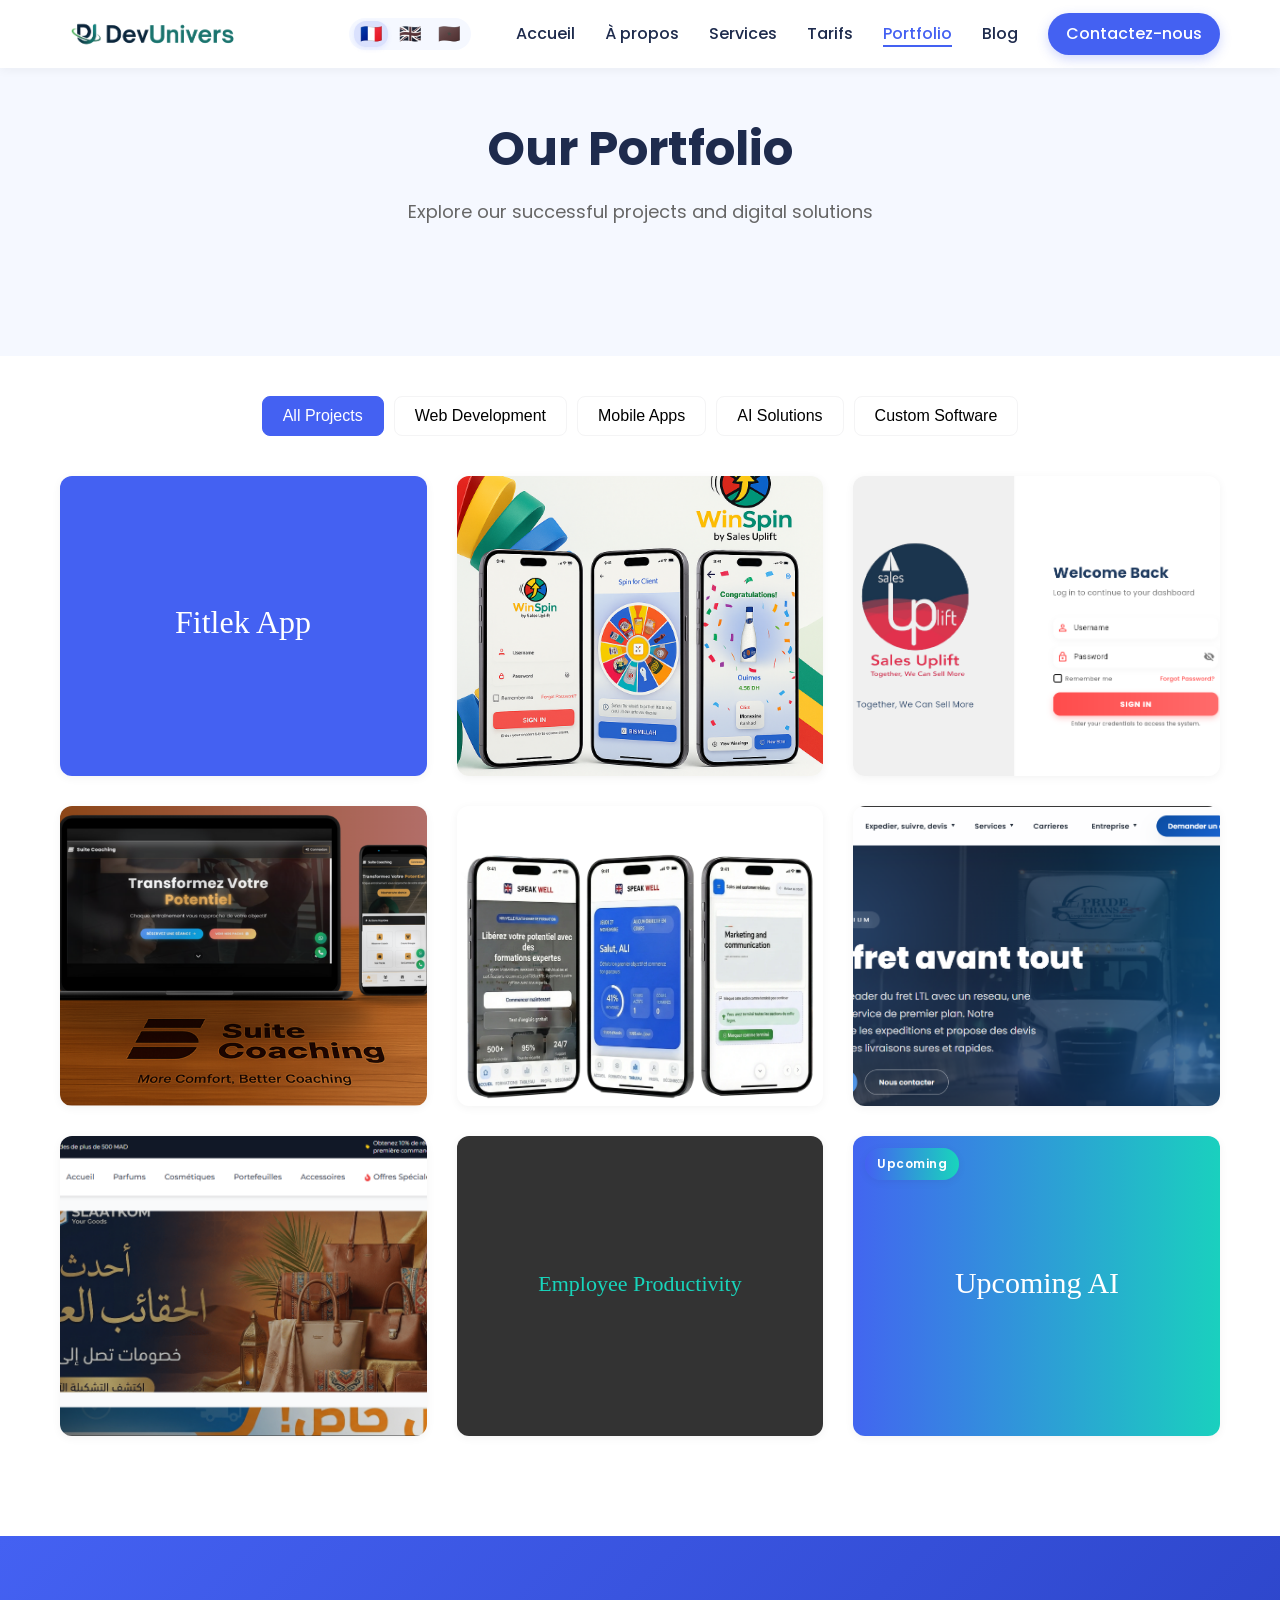
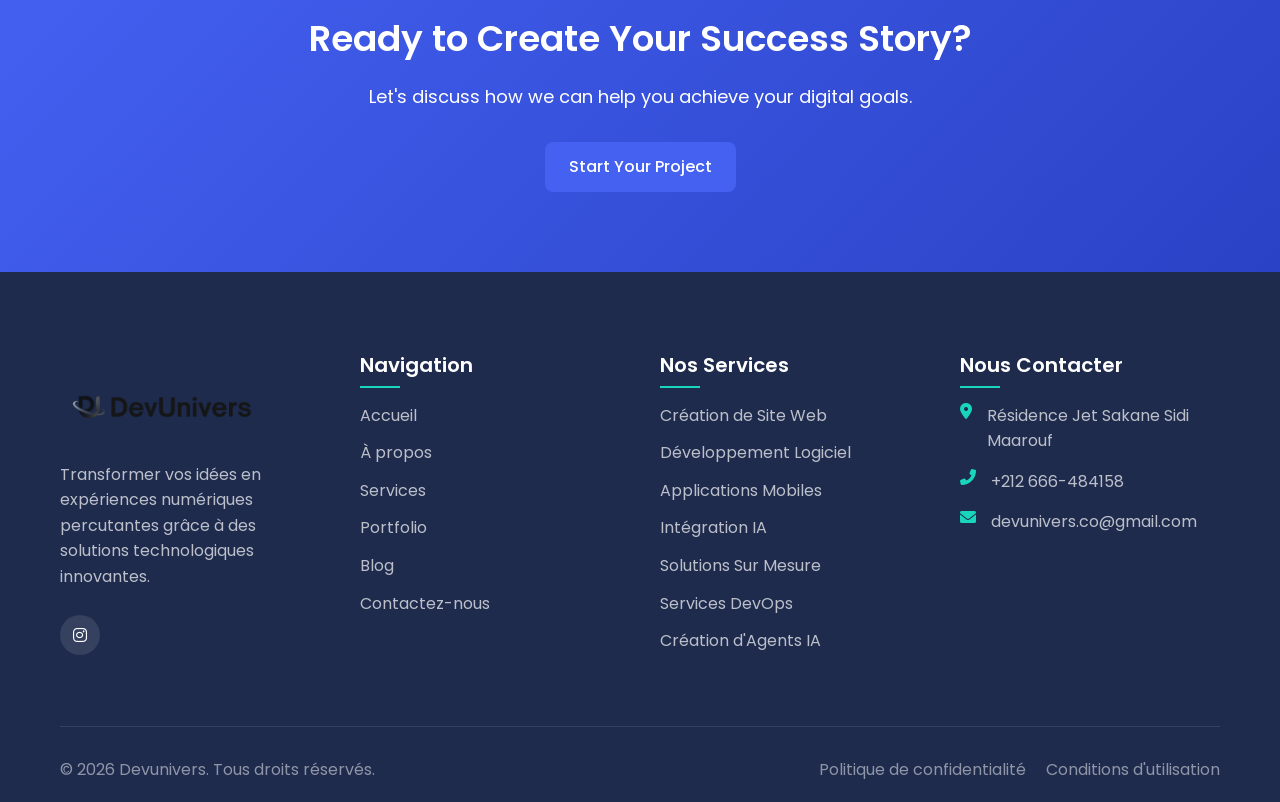
<file: portfolio/index.html>
<!DOCTYPE html>
<html lang="fr" dir="ltr">
<head>
    <meta charset="UTF-8">
    <meta name="viewport" content="width=device-width, initial-scale=1.0">
    <title data-i18n-title="page_title_portfolio">Nos Réalisations | Portfolio de Projets Web & Mobile - Devunivers</title>
    <meta name="description" data-i18n-meta="page_desc_portfolio" content="Découvrez nos réalisations : sites web, applications mobiles et solutions IA développées pour nos clients au Maroc et à l'international. اكتشف مشاريعنا في تطوير المواقع والتطبيقات.">
    <meta name="keywords" content="portfolio agence web maroc, projets web maroc, réalisations développement web, أعمال تطوير الويب المغرب">
    <meta name="author" content="Devunivers">
    <meta name="robots" content="index, follow">
    <link rel="canonical" href="https://devunivers.com/portfolio/">
    <link rel="alternate" hreflang="fr" href="https://devunivers.com/portfolio/">
    <link rel="alternate" hreflang="en" href="https://devunivers.com/portfolio/">
    <link rel="alternate" hreflang="ar" href="https://devunivers.com/portfolio/">
    <link rel="alternate" hreflang="x-default" href="https://devunivers.com/portfolio/">
    <meta property="og:type" content="website">
    <meta property="og:url" content="https://devunivers.com/portfolio/">
    <meta property="og:title" content="Nos Réalisations | Portfolio de Projets Web & Mobile - Devunivers">
    <meta property="og:description" content="Sites web, applications mobiles et solutions IA développées pour nos clients au Maroc.">
    <meta property="og:image" content="https://devunivers.com/images/devunivers.png">
    <meta property="og:locale" content="fr_MA">
    <meta property="og:site_name" content="Devunivers">
    <meta name="twitter:card" content="summary_large_image">
    <meta name="twitter:title" content="Portfolio Devunivers | Projets Web & Mobile au Maroc">
    <meta name="twitter:description" content="Découvrez nos réalisations en développement web, apps mobiles et solutions IA au Maroc.">
    <meta name="twitter:image" content="https://devunivers.com/images/devunivers.png">
    <meta name="geo.region" content="MA">
    <meta name="geo.placename" content="Casablanca, Morocco">
    <link rel="icon" type="image/png" href="../images/devunivers.png">
    <link rel="stylesheet" href="../css/styles.css">
    <link rel="stylesheet" href="https://cdnjs.cloudflare.com/ajax/libs/font-awesome/6.0.0/css/all.min.css">
    <link rel="preconnect" href="https://fonts.googleapis.com">
    <link rel="preconnect" href="https://fonts.gstatic.com" crossorigin>
    <link href="https://fonts.googleapis.com/css2?family=Poppins:wght@300;400;500;600;700&display=swap" rel="stylesheet">
    <!-- Google tag (gtag.js) -->
    <script async src="https://www.googletagmanager.com/gtag/js?id=G-XHC1N62JXK"></script>
    <script>
      window.dataLayer = window.dataLayer || [];
      function gtag(){dataLayer.push(arguments);}
      gtag('js', new Date());
      gtag('config', 'G-XHC1N62JXK');
    </script>
</head>
<body>
    <header>
        <div class="container">
            <div class="logo">
                <a href="../home/">
                    <img src="../images/devunivers-logo.png" alt="Devunivers Logo">
                </a>
            </div>
            <nav style="display: flex; align-items: center;">
                <div class="lang-switcher">
                    <button class="lang-btn active" data-lang="fr" title="Français">🇫🇷</button>
                    <button class="lang-btn" data-lang="en" title="English">🇬🇧</button>
                    <button class="lang-btn" data-lang="ar" title="العربية">🇲🇦</button>
                </div>
                <ul class="main-nav">
                    <li><a href="../home/" class="" data-i18n="nav_home">Home</a></li>
                    <li><a href="../about/" data-i18n="nav_about">About Us</a></li>
                    <li><a href="../services/" data-i18n="nav_services">Services</a></li>
                    <li><a href="#pricing" data-i18n="nav_pricing">Tarifs</a></li>
                    <li><a href="../portfolio/" class="active" data-i18n="nav_portfolio">Portfolio</a></li>
                    <li><a href="../blog/" data-i18n="nav_blog">Blog</a></li>
                    <li><a href="../contact/" class="btn btn-primary" data-i18n="nav_contact">Contact Us</a></li>
                </ul>
                <div class="mobile-menu-toggle">
                    <span></span>
                    <span></span>
                    <span></span>
                </div>
            </nav>
        </div>
    </header>

    <main>
        <!-- Portfolio Hero Section -->
        <section class="page-hero portfolio-hero">
            <div class="container">
                <div class="hero-content">
                    <h1>Our Portfolio</h1>
                    <p>Explore our successful projects and digital solutions</p>
                </div>
            </div>
        </section>

        <!-- Portfolio Filter -->
        <section class="portfolio-filter">
            <div class="container">
                <div class="filter-buttons">
                    <button class="filter-btn active" data-filter="all">All Projects</button>
                    <button class="filter-btn" data-filter="web">Web Development</button>
                    <button class="filter-btn" data-filter="mobile">Mobile Apps</button>
                    <button class="filter-btn" data-filter="ai">AI Solutions</button>
                    <button class="filter-btn" data-filter="software">Custom Software</button>
                </div>
            </div>
        </section>

        <!-- Portfolio Projects -->
        <section class="portfolio-projects">
            <div class="container">
                <div class="projects-grid">
                    <!-- Fitlek Mobile App -->
                    <div class="project-item" data-category="mobile" id="fitlek-mobile">
                        <div class="project-image">
                            <img src="../images/fitlek-app.svg" alt="Fitlek Coaching Reservation App">
                            <div class="project-overlay">
                                <div class="project-category">Mobile App</div>
                                <h3>Fitlek</h3>
                                <a href="#fitlek-details" class="btn btn-secondary view-project">View Details</a>
                            </div>
                        </div>
                    </div>

                    <!-- WinSpin Mobile App -->
                    <div class="project-item" data-category="mobile" id="winspin-mobile">
                        <div class="project-image">
                            <img src="../images/winspin mobile1.png" alt="WinSpin Mobile App Screenshot 1">
                            <div class="project-overlay">
                                <div class="project-category">Mobile App</div>
                                <h3>WinSpin Mobile</h3>
                                <a href="#winspin-mobile-details" class="btn btn-secondary view-project">View Details</a>
                            </div>
                        </div>
                    </div>

                    <!-- WinSpin Web App -->
                    <div class="project-item" data-category="web" id="winspin-web">
                        <div class="project-image">
                            <img src="../images/winspin web1.png" alt="WinSpin Web Admin Platform">
                            <div class="project-overlay">
                                <div class="project-category">Web Development</div>
                                <h3>WinSpin Web</h3>
                                <a href="#winspin-web-details" class="btn btn-secondary view-project">View Details</a>
                            </div>
                        </div>
                    </div>

                    <!-- Suite Coaching Web App -->
                    <div class="project-item" data-category="web" id="suite-coaching">
                        <div class="project-image">
                            <img src="../images/suite coaching 1.png" alt="Suite Coaching Reservation Web App">
                            <div class="project-overlay">
                                <div class="project-category">Web Development</div>
                                <h3>Suite Coaching</h3>
                                <a href="#suite-coaching-details" class="btn btn-secondary view-project">View Details</a>
                            </div>
                        </div>
                    </div>

                    <!-- Speak Well Platform -->
                    <div class="project-item" data-category="web" id="speak-well">
                        <div class="project-image">
                            <img src="../images/speakwell mobile.png" alt="Speak Well Online Learning Platform">
                            <div class="project-overlay">
                                <div class="project-category">Web Platform</div>
                                <h3>Speak Well</h3>
                                <a href="#speak-well-details" class="btn btn-secondary view-project">View Details</a>
                            </div>
                        </div>
                    </div>

                    <!-- Pride Trans Transportation -->
                    <div class="project-item" data-category="web" id="pride-trans">
                        <div class="project-image">
                            <img src="../images/pride trans web 1.png" alt="Pride Trans Transportation Web App">
                            <div class="project-overlay">
                                <div class="project-category">Web Development</div>
                                <h3>Pride Trans</h3>
                                <a href="#pride-trans-details" class="btn btn-secondary view-project">View Details</a>
                            </div>
                        </div>
                    </div>

                    <!-- Slaatkom E-commerce -->
                    <div class="project-item" data-category="web" id="slaatkom">
                        <div class="project-image">
                            <img src="../images/slaarkom web 1.png" alt="Slaatkom E-commerce Shop">
                            <div class="project-overlay">
                                <div class="project-category">E-commerce</div>
                                <h3>Slaatkom</h3>
                                <a href="#slaatkom-details" class="btn btn-secondary view-project">View Details</a>
                            </div>
                        </div>
                    </div>

                    <!-- Employee Productivity Tracking System -->
                    <div class="project-item" data-category="software" id="employee-productivity">
                        <div class="project-image">
                            <img src="../images/employee-productivity.svg" alt="Employee Productivity Tracking System">
                            <div class="project-overlay">
                                <div class="project-category">Custom Software</div>
                                <h3>Productivity Tracking</h3>
                                <a href="#employee-productivity-details" class="btn btn-secondary view-project">View Details</a>
                            </div>
                        </div>
                    </div>

                    <!-- Upcoming AI Solution -->
                    <div class="project-item upcoming" data-category="ai" id="ai-upcoming">
                        <div class="project-image">
                            <span class="project-badge badge-upcoming">Upcoming</span>
                            <img src="../images/ai-upcoming.svg" alt="Upcoming AI Solution">
                            <div class="project-overlay">
                                <div class="project-category">AI Solution</div>
                                <h3>Next-Gen AI Agent</h3>
                                <a href="#ai-upcoming-details" class="btn btn-secondary view-project">Preview</a>
                            </div>
                        </div>
                    </div>
                </div>
            </div>
        </section>

        <!-- Project Details Modals -->
        <!-- Fitlek Modal -->
        <div class="project-details-modal" id="fitlek-details">
            <div class="modal-content">
                <div class="modal-header">
                    <h2>Fitlek – Coaching Reservation App</h2>
                    <button class="close-modal">&times;</button>
                </div>
                <div class="modal-body">
                    <div class="project-images">
                        <img src="../images/fitlek-app.svg" alt="Fitlek App Overview">
                        <img src="../images/fitlek-app.svg" alt="Fitlek Booking Flow">
                    </div>
                    <div class="project-info">
                        <div class="info-item"><h3>Roles</h3><p>Admin, Gym Admin, Coach, Client</p></div>
                        <div class="info-item"><h3>Core Feature</h3><p>Credit-based booking</p></div>
                        <div class="info-item"><h3>Tech (Suggested)</h3><p>Node / React / PostgreSQL</p></div>
                        <div class="info-item"><h3>Status</h3><p>In Production</p></div>
                    </div>
                    <div class="project-description">
                        <h3>Overview</h3>
                        <p>Fitlek digitizes coaching session management with role‑based dashboards, credit packs, coach availability scheduling, and automated notifications. Users buy packs (offline or online future), consume credits per session, and receive reminders.</p>
                        <h3>Key Features</h3>
                        <ul>
                            <li>Role-based authentication & dashboards</li>
                            <li>Credit & session pack management</li>
                            <li>Coach availability & booking calendar</li>
                            <li>Email confirmations & reminders</li>
                            <li>Reports: sessions, revenue, user activity</li>
                        </ul>
                        <h3>Future</h3>
                        <ul>
                            <li>Online payments & push notifications</li>
                            <li>Coach reviews & waitlist</li>
                            <li>Multi-language support</li>
                        </ul>
                    </div>
                </div>
            </div>
        </div>

        <!-- WinSpin Mobile Modal -->
    <div class="project-details-modal" id="winspin-mobile-details">
            <div class="modal-content">
                <div class="modal-header">
                    <h2>WinSpin – Mobile Gamified Campaigns</h2>
                    <button class="close-modal">&times;</button>
                </div>
                <div class="modal-body">
                    <div class="winspin-mobile-carousel device-carousel" data-carousel="winspin-mobile">
                        <button class="carousel-arrow prev" aria-label="Previous screenshot" disabled>&larr;</button>
                        <div class="carousel-viewport">
                            <div class="carousel-track">
                                <div class="carousel-slide active">
                                    <img class="mobile-main" src="../images/winspin mobile1.png" alt="WinSpin Mobile – Dashboard" />
                                </div>
                                <div class="carousel-slide">
                                    <div class="phone-frame">
                                        <img src="../images/winspin mobile2.png" alt="WinSpin Mobile – Spin Wheel" />
                                    </div>
                                </div>
                                <div class="carousel-slide">
                                    <div class="phone-frame">
                                        <img src="../images/winspin mobile3.png" alt="WinSpin Mobile – Reward Result" />
                                    </div>
                                </div>
                                <div class="carousel-slide">
                                    <div class="phone-frame">
                                        <img src="../images/winspin mobile4.jpg" alt="WinSpin Mobile – Campaign Metrics" />
                                    </div>
                                </div>
                            </div>
                        </div>
                        <button class="carousel-arrow next" aria-label="Next screenshot">&rarr;</button>
                        <div class="carousel-dots" aria-label="Screenshot navigation">
                            <button class="dot active" data-index="0" aria-label="Slide 1"></button>
                            <button class="dot" data-index="1" aria-label="Slide 2"></button>
                            <button class="dot" data-index="2" aria-label="Slide 3"></button>
                            <button class="dot" data-index="3" aria-label="Slide 4"></button>
                        </div>
                    </div>
                    <div class="project-info">
                        <div class="info-item"><h3>Audience</h3><p>Field Employees</p></div>
                        <div class="info-item"><h3>Core Feature</h3><p>Spin-to-Win Wheel</p></div>
                        <div class="info-item"><h3>Stack</h3><p>Flutter / Laravel / MySQL</p></div>
                        <div class="info-item"><h3>Focus</h3><p>Engagement & Data</p></div>
                    </div>
                    <div class="project-description">
                        <h3>Overview</h3>
                        <p>The mobile interface empowers employees to run promotional campaigns onsite, registering spins, allocating rewards, and syncing live metrics to the admin dashboard.</p>
                        <h3>Highlights</h3>
                        <ul>
                            <li>Gamified customer interaction (wheel spin)</li>
                            <li>Offline-first data capture & sync</li>
                            <li>Prize & inventory tracking</li>
                            <li>Secure role-based access</li>
                        </ul>
                    </div>
                </div>
            </div>
        </div>

        <!-- WinSpin Web Modal -->
    <div class="project-details-modal" id="winspin-web-details">
            <div class="modal-content">
                <div class="modal-header">
                    <h2>WinSpin – Web Admin Platform</h2>
                    <button class="close-modal">&times;</button>
                </div>
                <div class="modal-body">
                    <div class="project-images">
                        <img src="../images/winspin web1.png" alt="WinSpin Web Dashboard">
                        <img src="../images/winspin web2.png" alt="WinSpin Analytics">
                    </div>
                    <div class="project-info">
                        <div class="info-item"><h3>Users</h3><p>Admins & Managers</p></div>
                        <div class="info-item"><h3>Key Modules</h3><p>Campaigns, Users, Rewards</p></div>
                        <div class="info-item"><h3>Analytics</h3><p>Real-time KPIs</p></div>
                        <div class="info-item"><h3>Methodology</h3><p>Agile / Scrum</p></div>
                    </div>
                    <div class="project-description">
                        <h3>Overview</h3>
                        <p>The web console centralizes campaign configuration, employee oversight, and performance analytics with secure dashboards and exportable reports.</p>
                        <h3>Capabilities</h3>
                        <ul>
                            <li>Campaign lifecycle & reward matrix management</li>
                            <li>User & role administration</li>
                            <li>Prize distribution tracking</li>
                            <li>Real-time performance charts</li>
                            <li>Security: access control & encryption</li>
                        </ul>
                    </div>
                </div>
            </div>
        </div>

        <!-- Suite Coaching Modal -->
        <div class="project-details-modal" id="suite-coaching-details">
            <div class="modal-content">
                <div class="modal-header">
                    <h2>Suite Coaching – Web Reservation Platform</h2>
                    <button class="close-modal">&times;</button>
                </div>
                <div class="modal-body">
                    <div class="suite-coaching-carousel device-carousel" data-carousel="suite-coaching">
                        <button class="carousel-arrow prev" aria-label="Previous screenshot" disabled>&larr;</button>
                        <div class="carousel-viewport">
                            <div class="carousel-track">
                                <div class="carousel-slide active">
                                    <img class="suite-main" src="../images/suite coaching 1.png" alt="Suite Coaching – Dashboard" />
                                </div>
                                <div class="carousel-slide">
                                    <img class="suite-laptop" src="../images/suite coaching 2.jpg" alt="Suite Coaching – Scheduling on Laptop" />
                                </div>
                                <div class="carousel-slide">
                                    <img class="suite-mobile" src="../images/suite coaching 3.png" alt="Suite Coaching – Mobile View" />
                                </div>
                            </div>
                        </div>
                        <button class="carousel-arrow next" aria-label="Next screenshot">&rarr;</button>
                        <div class="carousel-dots" aria-label="Screenshot navigation">
                            <button class="dot active" data-index="0" aria-label="Slide 1"></button>
                            <button class="dot" data-index="1" aria-label="Slide 2"></button>
                            <button class="dot" data-index="2" aria-label="Slide 3"></button>
                        </div>
                    </div>
                    <div class="project-info">
                        <div class="info-item"><h3>Domain</h3><p>Coaching</p></div>
                        <div class="info-item"><h3>Core</h3><p>Session Booking</p></div>
                        <div class="info-item"><h3>Model</h3><p>Credit / Packs</p></div>
                        <div class="info-item"><h3>Status</h3><p>Active</p></div>
                    </div>
                    <div class="project-description">
                        <h3>Overview</h3>
                        <p>Suite Coaching offers a streamlined web experience for discovering coaches, purchasing session packs, and booking time slots against live availability.</p>
                        <h3>Features</h3>
                        <ul>
                            <li>Dynamic coach availability calendar</li>
                            <li>User credit balance tracking</li>
                            <li>Email confirmations & reminders</li>
                            <li>Admin performance dashboard</li>
                        </ul>
                    </div>
                </div>
            </div>
        </div>

        <!-- Speak Well Modal -->
        <div class="project-details-modal" id="speak-well-details">
            <div class="modal-content">
                <div class="modal-header">
                    <h2>Speak Well – Online Learning Platform</h2>
                    <button class="close-modal">&times;</button>
                </div>
                <div class="modal-body">
                    <div class="speak-well-carousel device-carousel" data-carousel="speak-well">
                        <button class="carousel-arrow prev" aria-label="Previous screenshot" disabled>&larr;</button>
                        <div class="carousel-viewport">
                            <div class="carousel-track">
                                <div class="carousel-slide active">
                                    <img class="speak-main" src="../images/speak well web 1.png" alt="Speak Well – Web Dashboard" />
                                </div>
                                <div class="carousel-slide">
                                    <img class="speak-laptop" src="../images/speak well web 2.png" alt="Speak Well – Web Lessons" />
                                </div>
                                <div class="carousel-slide">
                                    <img class="speak-mobile" src="../images/speakwell mobile.png" alt="Speak Well – Mobile App" />
                                </div>
                            </div>
                        </div>
                        <button class="carousel-arrow next" aria-label="Next screenshot">&rarr;</button>
                        <div class="carousel-dots" aria-label="Screenshot navigation">
                            <button class="dot active" data-index="0" aria-label="Slide 1"></button>
                            <button class="dot" data-index="1" aria-label="Slide 2"></button>
                            <button class="dot" data-index="2" aria-label="Slide 3"></button>
                        </div>
                    </div>
                    <div class="project-info">
                        <div class="info-item"><h3>Audience</h3><p>Learners & Teachers</p></div>
                        <div class="info-item"><h3>Learning Path</h3><p>Lessons + Zoom Sessions</p></div>
                        <div class="info-item"><h3>Certification</h3><p>Digital & Physical</p></div>
                        <div class="info-item"><h3>Progress</h3><p>Tracked % & Scores</p></div>
                    </div>
                    <div class="project-description">
                        <h3>Overview</h3>
                        <p>Speak Well delivers structured English learning via interactive lessons, quizzes, weekly live sessions, and final exams culminating in certification.</p>
                        <h3>Core Features</h3>
                        <ul>
                            <li>Interactive multimedia lessons & quizzes</li>
                            <li>Weekly one-on-one session scheduling</li>
                            <li>Progress dashboard & score tracking</li>
                            <li>Final exam with digital certificate issuance</li>
                            <li>Admin back‑office for content & users</li>
                        </ul>
                        <h3>Enhancements Planned</h3>
                        <ul>
                            <li>Automated reminders & advanced analytics</li>
                            <li>Expanded quiz formats & AI feedback</li>
                        </ul>
                    </div>
                </div>
            </div>
        </div>

        <!-- Employee Productivity Tracking Modal -->
        <div class="project-details-modal" id="employee-productivity-details">
            <div class="modal-content">
                <div class="modal-header">
                    <h2>Employee Productivity Tracking System</h2>
                    <button class="close-modal">&times;</button>
                </div>
                <div class="modal-body">
                    <div class="project-images">
                        <img src="../images/employee-productivity.svg" alt="Dashboard View">
                        <img src="../images/employee-productivity.svg" alt="Task Management View">
                    </div>
                    <div class="project-info">
                        <div class="info-item"><h3>Architecture</h3><p>JavaFX + MySQL (MVC)</p></div>
                        <div class="info-item"><h3>KPIs</h3><p>Tasks, Efficiency</p></div>
                        <div class="info-item"><h3>Security</h3><p>Role-based Access</p></div>
                        <div class="info-item"><h3>Status</h3><p>Delivered</p></div>
                    </div>
                    <div class="project-description">
                        <h3>Overview</h3>
                        <p>A desktop solution enabling managers to assign & monitor tasks, visualize KPIs, and optimize workforce productivity with real-time dashboards.</p>
                        <h3>Key Modules</h3>
                        <ul>
                            <li>Employee & Role Management</li>
                            <li>Task lifecycle & file attachments</li>
                            <li>Automated KPI computation</li>
                            <li>Reporting & performance insights</li>
                        </ul>
                        <h3>Future Enhancements</h3>
                        <ul>
                            <li>Password encryption & advanced auth</li>
                            <li>Leave management & performance reviews</li>
                            <li>Query optimization & scalability</li>
                        </ul>
                    </div>
                </div>
            </div>
        </div>

        <!-- Pride Trans Modal -->
        <div class="project-details-modal" id="pride-trans-details">
            <div class="modal-content">
                <div class="modal-header">
                    <h2>Pride Trans – Transportation Web App</h2>
                    <button class="close-modal">&times;</button>
                </div>
                <div class="modal-body">
                    <div class="project-images">
                        <img src="../images/pride trans web 1.png" alt="Pride Trans – Dashboard">
                        <img src="../images/pride trans web 2.png" alt="Pride Trans – Booking Interface">
                    </div>
                    <div class="project-info">
                        <div class="info-item"><h3>Industry</h3><p>Transportation</p></div>
                        <div class="info-item"><h3>Website</h3><p>pridetrans.ma</p></div>
                        <div class="info-item"><h3>Platform</h3><p>Web Application</p></div>
                        <div class="info-item"><h3>Status</h3><p>Live</p></div>
                    </div>
                    <div class="project-description">
                        <h3>Overview</h3>
                        <p>Pride Trans is a comprehensive transportation management platform that streamlines booking, tracking, and fleet management for modern transportation services.</p>
                        <h3>Key Features</h3>
                        <ul>
                            <li>Real-time booking and reservation system</li>
                            <li>Fleet management and vehicle tracking</li>
                            <li>Customer portal with booking history</li>
                            <li>Admin dashboard for operations</li>
                            <li>Payment integration and invoicing</li>
                        </ul>
                        <h3>Technology Stack</h3>
                        <ul>
                            <li>Modern web technologies</li>
                            <li>Responsive design for all devices</li>
                            <li>Secure payment processing</li>
                            <li>Real-time notifications</li>
                        </ul>
                    </div>
                </div>
            </div>
        </div>

        <!-- Slaatkom Modal -->
        <div class="project-details-modal" id="slaatkom-details">
            <div class="modal-content">
                <div class="modal-header">
                    <h2>Slaatkom – E-commerce Shop</h2>
                    <button class="close-modal">&times;</button>
                </div>
                <div class="modal-body">
                    <div class="slaatkom-carousel device-carousel" data-carousel="slaatkom">
                        <button class="carousel-arrow prev" aria-label="Previous screenshot" disabled>&larr;</button>
                        <div class="carousel-viewport">
                            <div class="carousel-track">
                                <div class="carousel-slide active">
                                    <img class="slaatkom-main" src="../images/slaarkom web 1.png" alt="Slaatkom – Web Storefront" />
                                </div>
                                <div class="carousel-slide">
                                    <img class="slaatkom-web" src="../images/slaatkom web 2.png" alt="Slaatkom – Web Product Catalog" />
                                </div>
                                <div class="carousel-slide">
                                    <img class="slaatkom-mobile" src="../images/slaatkom mobile 1.png" alt="Slaatkom – Mobile App Home" />
                                </div>
                                <div class="carousel-slide">
                                    <img class="slaatkom-mobile" src="../images/slaatkom mobile 2.png" alt="Slaatkom – Mobile Shopping Cart" />
                                </div>
                                <div class="carousel-slide">
                                    <img class="slaatkom-mobile" src="../images/slaatkom mobile 3.png" alt="Slaatkom – Mobile Checkout" />
                                </div>
                            </div>
                        </div>
                        <button class="carousel-arrow next" aria-label="Next screenshot">&rarr;</button>
                        <div class="carousel-dots" aria-label="Screenshot navigation">
                            <button class="dot active" data-index="0" aria-label="Slide 1"></button>
                            <button class="dot" data-index="1" aria-label="Slide 2"></button>
                            <button class="dot" data-index="2" aria-label="Slide 3"></button>
                            <button class="dot" data-index="3" aria-label="Slide 4"></button>
                            <button class="dot" data-index="4" aria-label="Slide 5"></button>
                        </div>
                    </div>
                    <div class="project-info">
                        <div class="info-item"><h3>Platform</h3><p>Web & Mobile</p></div>
                        <div class="info-item"><h3>Industry</h3><p>E-commerce</p></div>
                        <div class="info-item"><h3>Features</h3><p>Shopping Cart, Payments</p></div>
                        <div class="info-item"><h3>Status</h3><p>Live</p></div>
                    </div>
                    <div class="project-description">
                        <h3>Overview</h3>
                        <p>Slaatkom is a comprehensive e-commerce platform offering a seamless shopping experience across web and mobile devices, featuring modern design and secure payment processing.</p>
                        <h3>Key Features</h3>
                        <ul>
                            <li>Responsive web storefront with product catalog</li>
                            <li>Mobile app for iOS and Android</li>
                            <li>Secure shopping cart and checkout</li>
                            <li>Payment gateway integration</li>
                            <li>User account management</li>
                            <li>Order tracking and history</li>
                        </ul>
                        <h3>Technology Stack</h3>
                        <ul>
                            <li>Cross-platform mobile development</li>
                            <li>Modern web technologies</li>
                            <li>Secure payment processing</li>
                            <li>Cloud hosting and scalability</li>
                        </ul>
                    </div>
                </div>
            </div>
        </div>

        <!-- Upcoming AI Solution Modal -->
        <div class="project-details-modal" id="ai-upcoming-details">
            <div class="modal-content">
                <div class="modal-header">
                    <h2>Next-Gen AI Agent (Upcoming)</h2>
                    <button class="close-modal">&times;</button>
                </div>
                <div class="modal-body">
                    <div class="project-images">
                        <img src="../images/ai-upcoming.svg" alt="Upcoming AI Agent Concept 1">
                        <img src="../images/ai-upcoming.svg" alt="Upcoming AI Agent Concept 2">
                    </div>
                    <div class="project-info">
                        <div class="info-item"><h3>Stage</h3><p>Design</p></div>
                        <div class="info-item"><h3>Focus</h3><p>Automation & Insights</p></div>
                        <div class="info-item"><h3>Launch</h3><p>Soon</p></div>
                        <div class="info-item"><h3>Contact</h3><p>Get Early Access</p></div>
                    </div>
                    <div class="project-description">
                        <h3>Preview</h3>
                        <p>An intelligent, multi-channel AI agent framework for customer support & internal operations—featuring natural language understanding, workflow automation, and plug-in extensibility.</p>
                        <h3>Planned Capabilities</h3>
                        <ul>
                            <li>Conversational intent detection</li>
                            <li>Knowledge base integration</li>
                            <li>Task orchestration & RPA hooks</li>
                            <li>Analytics & continuous learning</li>
                        </ul>
                        <p>Interested? Reach out to discuss partnership opportunities.</p>
                    </div>
                </div>
            </div>
        </div>

        <!-- Additional project modals would be similar to the one above -->

        <!-- CTA Section -->
        <section class="cta-section">
            <div class="container">
                <div class="cta-content">
                    <h2>Ready to Create Your Success Story?</h2>
                    <p>Let's discuss how we can help you achieve your digital goals.</p>
                    <a href="../contact/" class="btn btn-primary">Start Your Project</a>
                </div>
            </div>
        </section>
    </main>

    <footer>
        <div class="container">
            <div class="footer-grid">
                <div class="footer-info">
                    <div class="footer-logo">
                        <img src="../images/devunivers_white.png" alt="Devunivers Logo">
                    </div>
                    <p data-i18n="footer_desc">Transforming ideas into impactful digital experiences through innovative technology solutions.</p>
                    <div class="social-links">
                        <a href="https://www.instagram.com/devunivers.agency/" aria-label="Instagram"><i class="fab fa-instagram"></i></a>
                    </div>
                </div>
                <div class="footer-nav">
                    <h3 data-i18n="footer_nav">Navigation</h3>
                    <ul>
                        <li><a href="../home/" data-i18n="nav_home">Home</a></li>
                        <li><a href="../about/" data-i18n="nav_about">About Us</a></li>
                        <li><a href="../services/" data-i18n="nav_services">Services</a></li>
                        <li><a href="../portfolio/" data-i18n="nav_portfolio">Portfolio</a></li>
                        <li><a href="../blog/" data-i18n="nav_blog">Blog</a></li>
                        <li><a href="../contact/" data-i18n="nav_contact">Contact Us</a></li>
                    </ul>
                </div>
                <div class="footer-services">
                    <h3 data-i18n="footer_services">Our Services</h3>
                    <ul>
                        <li><a href="../services/#web-dev" data-i18n="footer_services_1">Website Development</a></li>
                        <li><a href="../services/#software-dev" data-i18n="footer_services_2">Software Development</a></li>
                        <li><a href="../services/#mobile-dev" data-i18n="footer_services_3">Mobile App Development</a></li>
                        <li><a href="../services/#ai-integration" data-i18n="footer_services_4">AI Integration</a></li>
                        <li><a href="../services/#custom-solutions" data-i18n="footer_services_5">Custom Software Solutions</a></li>
                        <li><a href="../services/#devops" data-i18n="footer_services_6">DevOps Services</a></li>
                        <li><a href="../services/#ai-agents" data-i18n="footer_services_7">AI Agent Creation</a></li>
                    </ul>
                </div>
                <div class="footer-contact">
                    <h3 data-i18n="footer_contact">Contact Us</h3>
                    <address>
                        <p><i class="fas fa-map-marker-alt"></i> Résidence Jet Sakane Sidi Maarouf</p>
                        <p><i class="fas fa-phone-alt"></i> <a href="tel:+212666484158">+212 666-484158</a></p>
                        <p><i class="fas fa-envelope"></i> <a href="mailto:devunivers.co@gmail.com">devunivers.co@gmail.com</a></p>
                    </address>
                </div>
            </div>
            <div class="footer-bottom">
                <p data-i18n="footer_rights">&copy; 2025 Devunivers. All rights reserved.</p>
                <div class="legal-links">
                    <a href="../privacy-policy/" data-i18n="footer_privacy">Privacy Policy</a>
                    <a href="../terms-of-service/" data-i18n="footer_terms">Terms of Service</a>
                </div>
            </div>
        </div>
    </footer>

        <script src="../js/translations.js"></script>
    <script src="../js/i18n.js"></script>
    <script src="../js/main.js"></script>
</body>
</html>
</file>
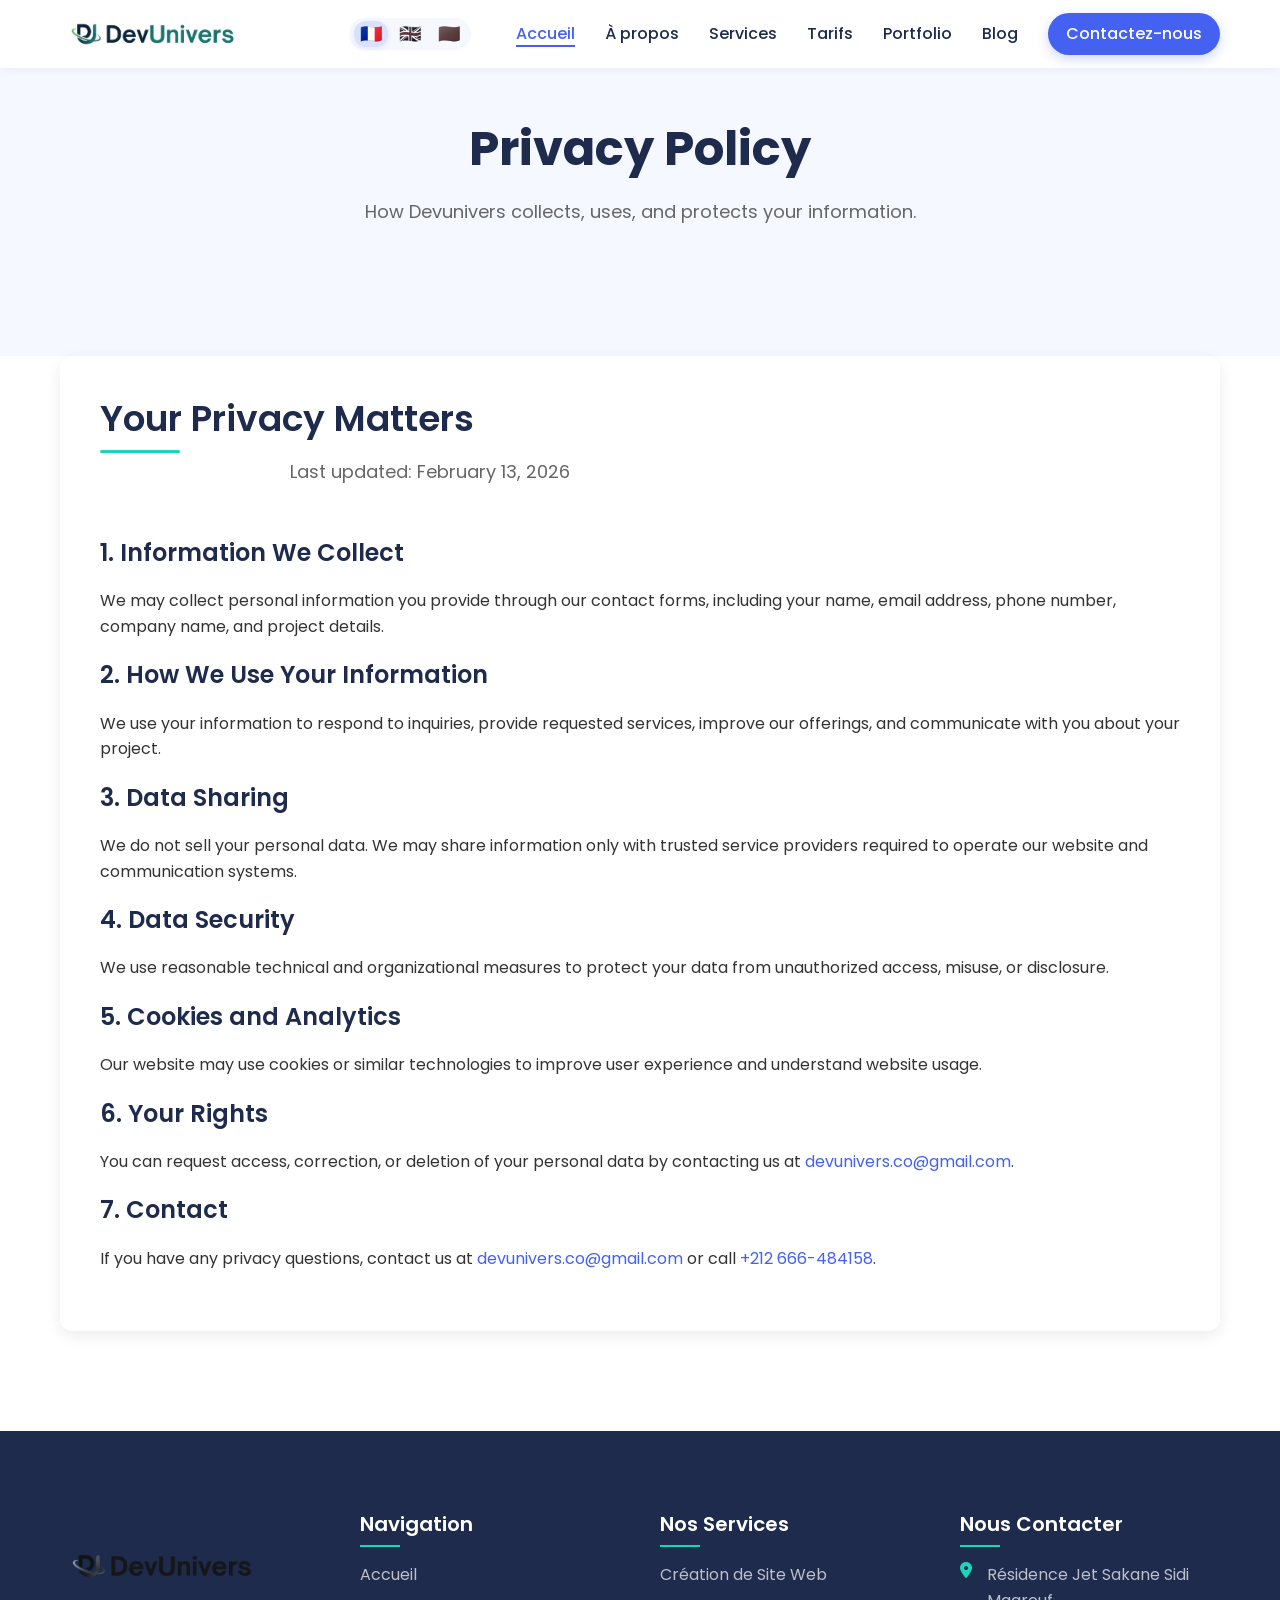
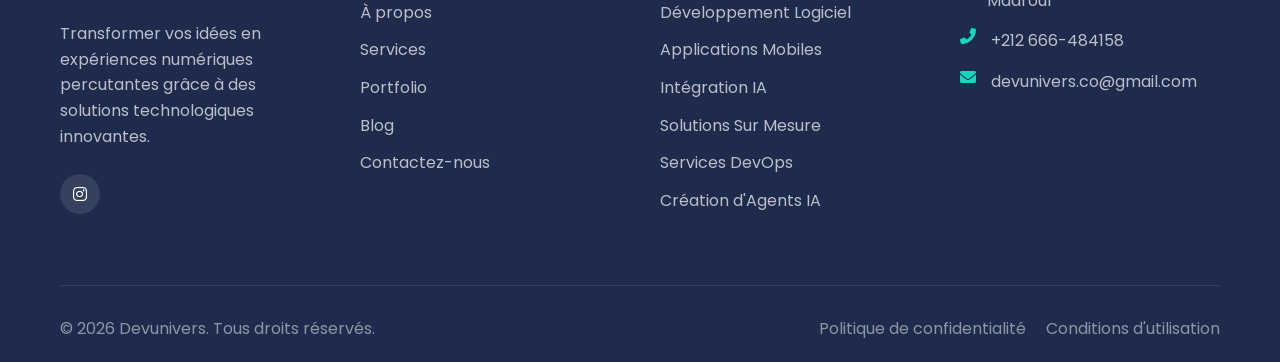
<file: privacy-policy/index.html>
<!DOCTYPE html>
<html lang="fr" dir="ltr">
<head>
    <meta charset="UTF-8">
    <meta name="viewport" content="width=device-width, initial-scale=1.0">
    <title>Politique de Confidentialité | Devunivers</title>
    <meta name="description" content="Politique de confidentialité de Devunivers. Découvrez comment nous collectons, utilisons et protégeons vos données personnelles.">
    <meta name="robots" content="noindex, follow">
    <link rel="canonical" href="https://devunivers.com/privacy-policy/">
    <link rel="icon" type="image/png" href="../images/devunivers.png">
    <link rel="stylesheet" href="../css/styles.css">
    <link rel="stylesheet" href="https://cdnjs.cloudflare.com/ajax/libs/font-awesome/6.0.0/css/all.min.css">
    <link rel="preconnect" href="https://fonts.googleapis.com">
    <link rel="preconnect" href="https://fonts.gstatic.com" crossorigin>
    <link href="https://fonts.googleapis.com/css2?family=Poppins:wght@300;400;500;600;700&display=swap" rel="stylesheet">
    <!-- Google tag (gtag.js) -->
    <script async src="https://www.googletagmanager.com/gtag/js?id=G-XHC1N62JXK"></script>
    <script>
      window.dataLayer = window.dataLayer || [];
      function gtag(){dataLayer.push(arguments);}
      gtag('js', new Date());
      gtag('config', 'G-XHC1N62JXK');
    </script>
</head>
<body>
    <header>
        <div class="container">
            <div class="logo">
                <a href="../home/">
                    <img src="../images/devunivers-logo.png" alt="Devunivers Logo">
                </a>
            </div>
            <nav style="display: flex; align-items: center;">
                <div class="lang-switcher">
                    <button class="lang-btn active" data-lang="fr" title="Français">🇫🇷</button>
                    <button class="lang-btn" data-lang="en" title="English">🇬🇧</button>
                    <button class="lang-btn" data-lang="ar" title="العربية">🇲🇦</button>
                </div>
                <ul class="main-nav">
                    <li><a href="../home/" class="active" data-i18n="nav_home">Home</a></li>
                    <li><a href="../about/" data-i18n="nav_about">About Us</a></li>
                    <li><a href="../services/" data-i18n="nav_services">Services</a></li>
                    <li><a href="#pricing" data-i18n="nav_pricing">Tarifs</a></li>
                    <li><a href="../portfolio/" data-i18n="nav_portfolio">Portfolio</a></li>
                    <li><a href="../blog/" data-i18n="nav_blog">Blog</a></li>
                    <li><a href="../contact/" class="btn btn-primary" data-i18n="nav_contact">Contact Us</a></li>
                </ul>
                <div class="mobile-menu-toggle">
                    <span></span>
                    <span></span>
                    <span></span>
                </div>
            </nav>
        </div>
    </header>

    <main>
        <section class="page-hero">
            <div class="container">
                <div class="hero-content">
                    <h1>Privacy Policy</h1>
                    <p>How Devunivers collects, uses, and protects your information.</p>
                </div>
            </div>
        </section>

        <section class="contact-form-section">
            <div class="container">
                <div class="form-content">
                    <div class="section-header">
                        <h2>Your Privacy Matters</h2>
                        <p>Last updated: February 13, 2026</p>
                    </div>

                    <h3>1. Information We Collect</h3>
                    <p>We may collect personal information you provide through our contact forms, including your name, email address, phone number, company name, and project details.</p>

                    <h3>2. How We Use Your Information</h3>
                    <p>We use your information to respond to inquiries, provide requested services, improve our offerings, and communicate with you about your project.</p>

                    <h3>3. Data Sharing</h3>
                    <p>We do not sell your personal data. We may share information only with trusted service providers required to operate our website and communication systems.</p>

                    <h3>4. Data Security</h3>
                    <p>We use reasonable technical and organizational measures to protect your data from unauthorized access, misuse, or disclosure.</p>

                    <h3>5. Cookies and Analytics</h3>
                    <p>Our website may use cookies or similar technologies to improve user experience and understand website usage.</p>

                    <h3>6. Your Rights</h3>
                    <p>You can request access, correction, or deletion of your personal data by contacting us at <a href="mailto:devunivers.co@gmail.com">devunivers.co@gmail.com</a>.</p>

                    <h3>7. Contact</h3>
                    <p>If you have any privacy questions, contact us at <a href="mailto:devunivers.co@gmail.com">devunivers.co@gmail.com</a> or call <a href="tel:+212666484158">+212 666-484158</a>.</p>
                </div>
            </div>
        </section>
    </main>

    <footer>
        <div class="container">
            <div class="footer-grid">
                <div class="footer-info">
                    <div class="footer-logo">
                        <img src="../images/devunivers_white.png" alt="Devunivers Logo">
                    </div>
                    <p data-i18n="footer_desc">Transforming ideas into impactful digital experiences through innovative technology solutions.</p>
                    <div class="social-links">
                        <a href="https://www.instagram.com/devunivers.agency/" aria-label="Instagram"><i class="fab fa-instagram"></i></a>
                    </div>
                </div>
                <div class="footer-nav">
                    <h3 data-i18n="footer_nav">Navigation</h3>
                    <ul>
                        <li><a href="../home/" data-i18n="nav_home">Home</a></li>
                        <li><a href="../about/" data-i18n="nav_about">About Us</a></li>
                        <li><a href="../services/" data-i18n="nav_services">Services</a></li>
                        <li><a href="../portfolio/" data-i18n="nav_portfolio">Portfolio</a></li>
                        <li><a href="../blog/" data-i18n="nav_blog">Blog</a></li>
                        <li><a href="../contact/" data-i18n="nav_contact">Contact Us</a></li>
                    </ul>
                </div>
                <div class="footer-services">
                    <h3 data-i18n="footer_services">Our Services</h3>
                    <ul>
                        <li><a href="../services/#web-dev" data-i18n="footer_services_1">Website Development</a></li>
                        <li><a href="../services/#software-dev" data-i18n="footer_services_2">Software Development</a></li>
                        <li><a href="../services/#mobile-dev" data-i18n="footer_services_3">Mobile App Development</a></li>
                        <li><a href="../services/#ai-integration" data-i18n="footer_services_4">AI Integration</a></li>
                        <li><a href="../services/#custom-solutions" data-i18n="footer_services_5">Custom Software Solutions</a></li>
                        <li><a href="../services/#devops" data-i18n="footer_services_6">DevOps Services</a></li>
                        <li><a href="../services/#ai-agents" data-i18n="footer_services_7">AI Agent Creation</a></li>
                    </ul>
                </div>
                <div class="footer-contact">
                    <h3 data-i18n="footer_contact">Contact Us</h3>
                    <address>
                        <p><i class="fas fa-map-marker-alt"></i> Résidence Jet Sakane Sidi Maarouf</p>
                        <p><i class="fas fa-phone-alt"></i> <a href="tel:+212666484158">+212 666-484158</a></p>
                        <p><i class="fas fa-envelope"></i> <a href="mailto:devunivers.co@gmail.com">devunivers.co@gmail.com</a></p>
                    </address>
                </div>
            </div>
            <div class="footer-bottom">
                <p data-i18n="footer_rights">&copy; 2025 Devunivers. All rights reserved.</p>
                <div class="legal-links">
                    <a href="../privacy-policy/" data-i18n="footer_privacy">Privacy Policy</a>
                    <a href="../terms-of-service/" data-i18n="footer_terms">Terms of Service</a>
                </div>
            </div>
        </div>
    </footer>

        <script src="../js/translations.js"></script>
    <script src="../js/i18n.js"></script>
    <script src="../js/main.js"></script>
</body>
</html>
</file>
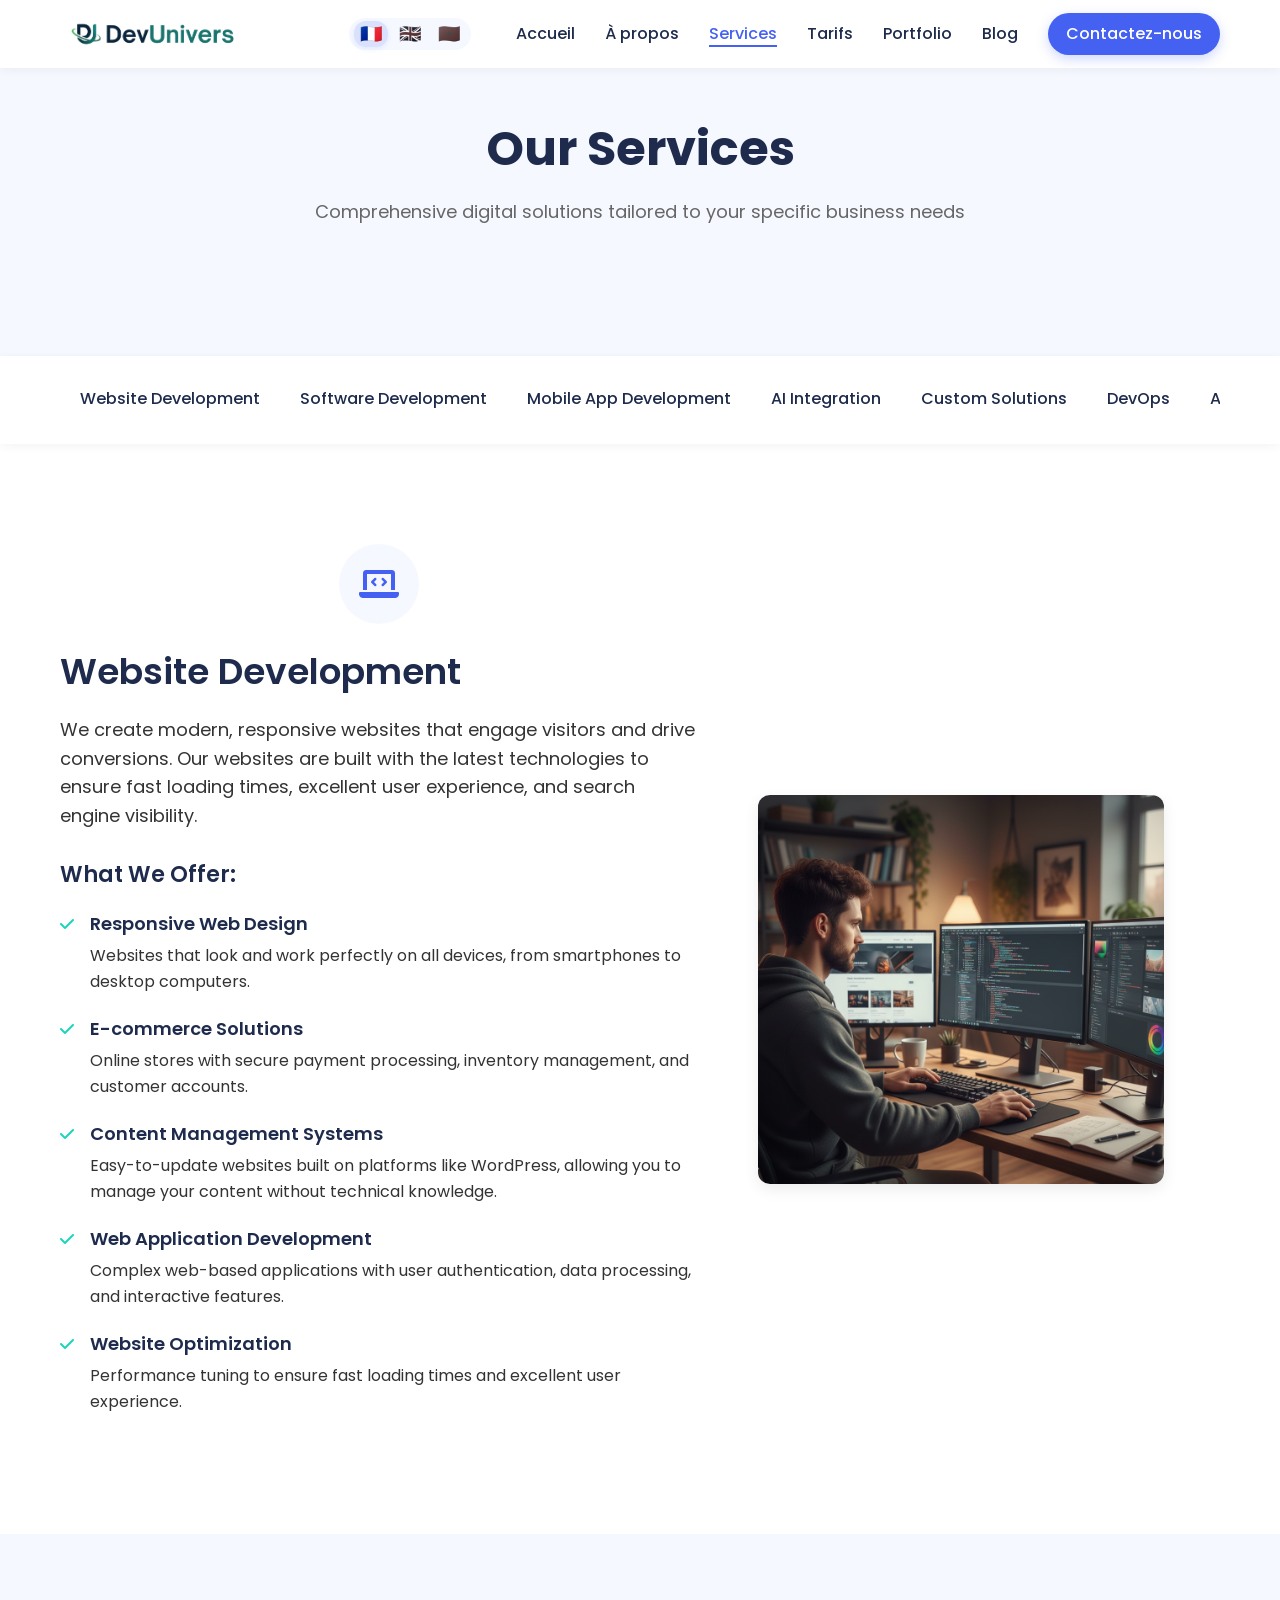
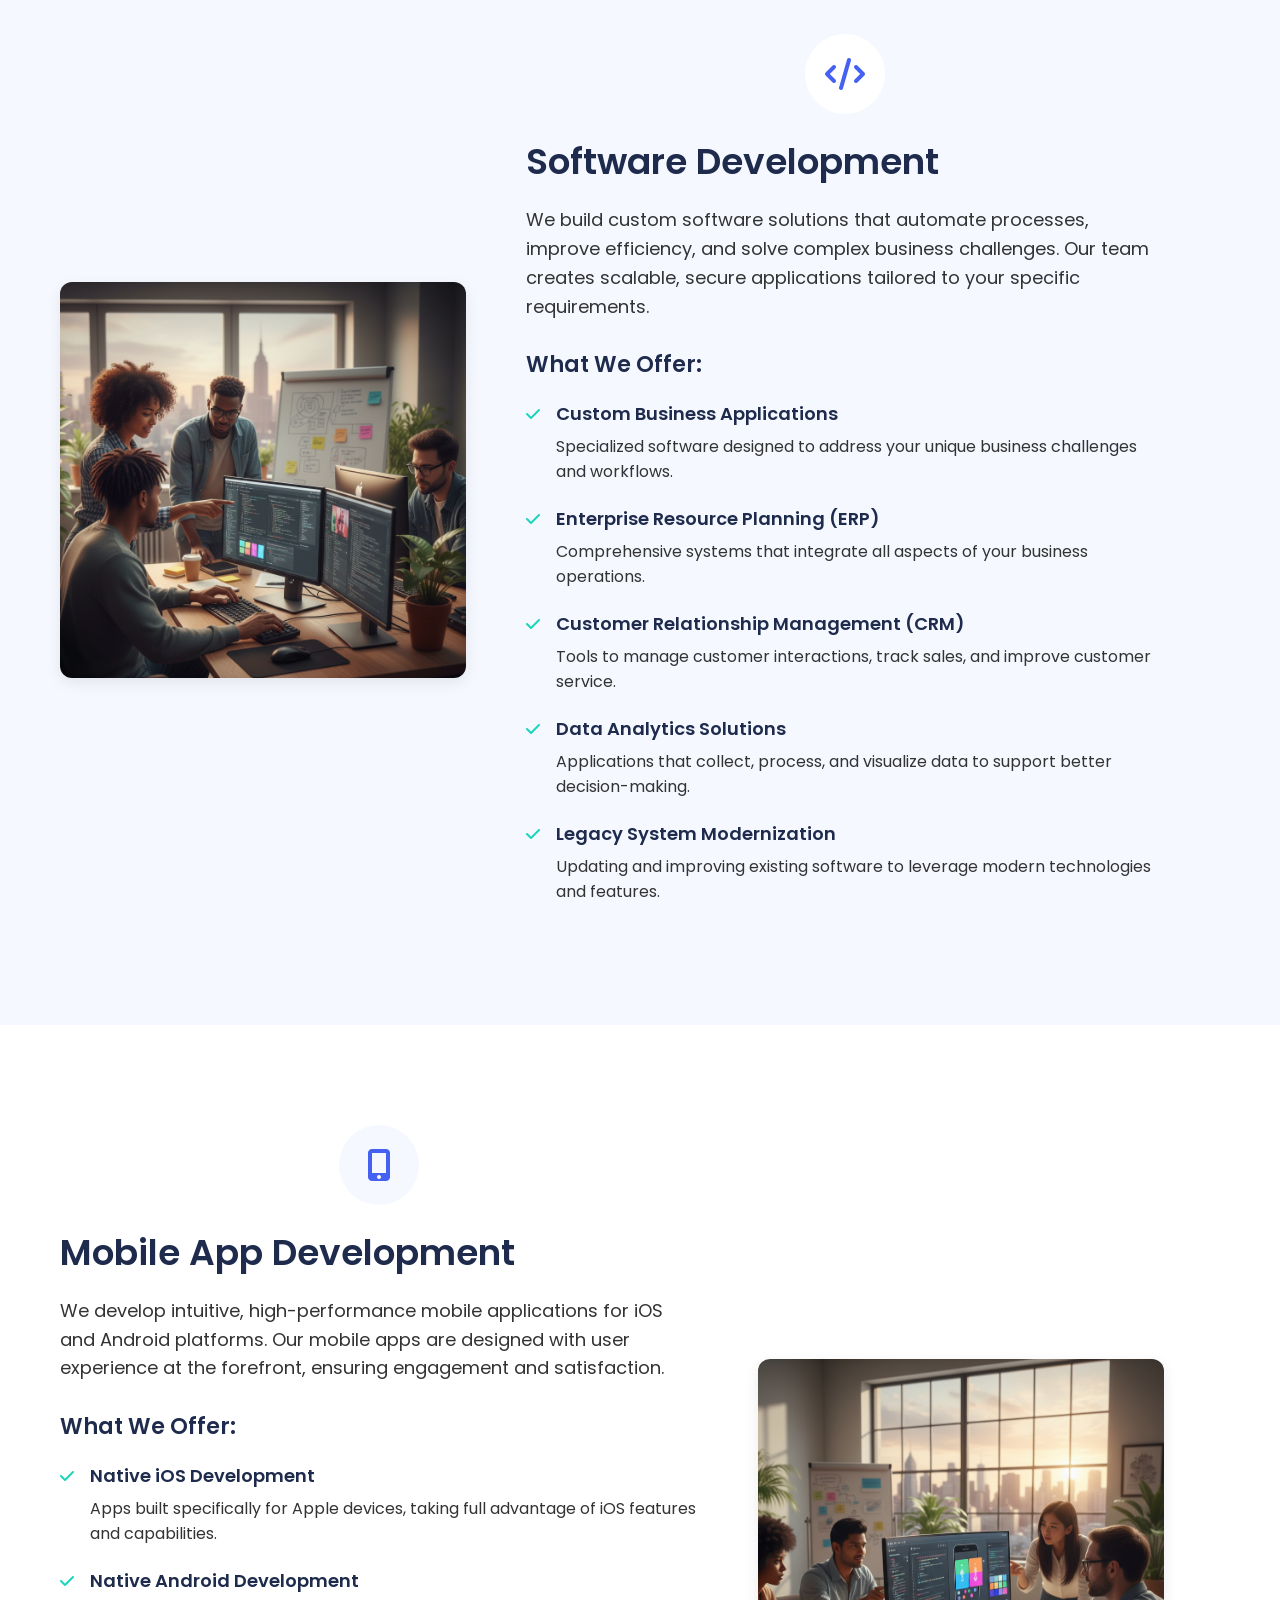
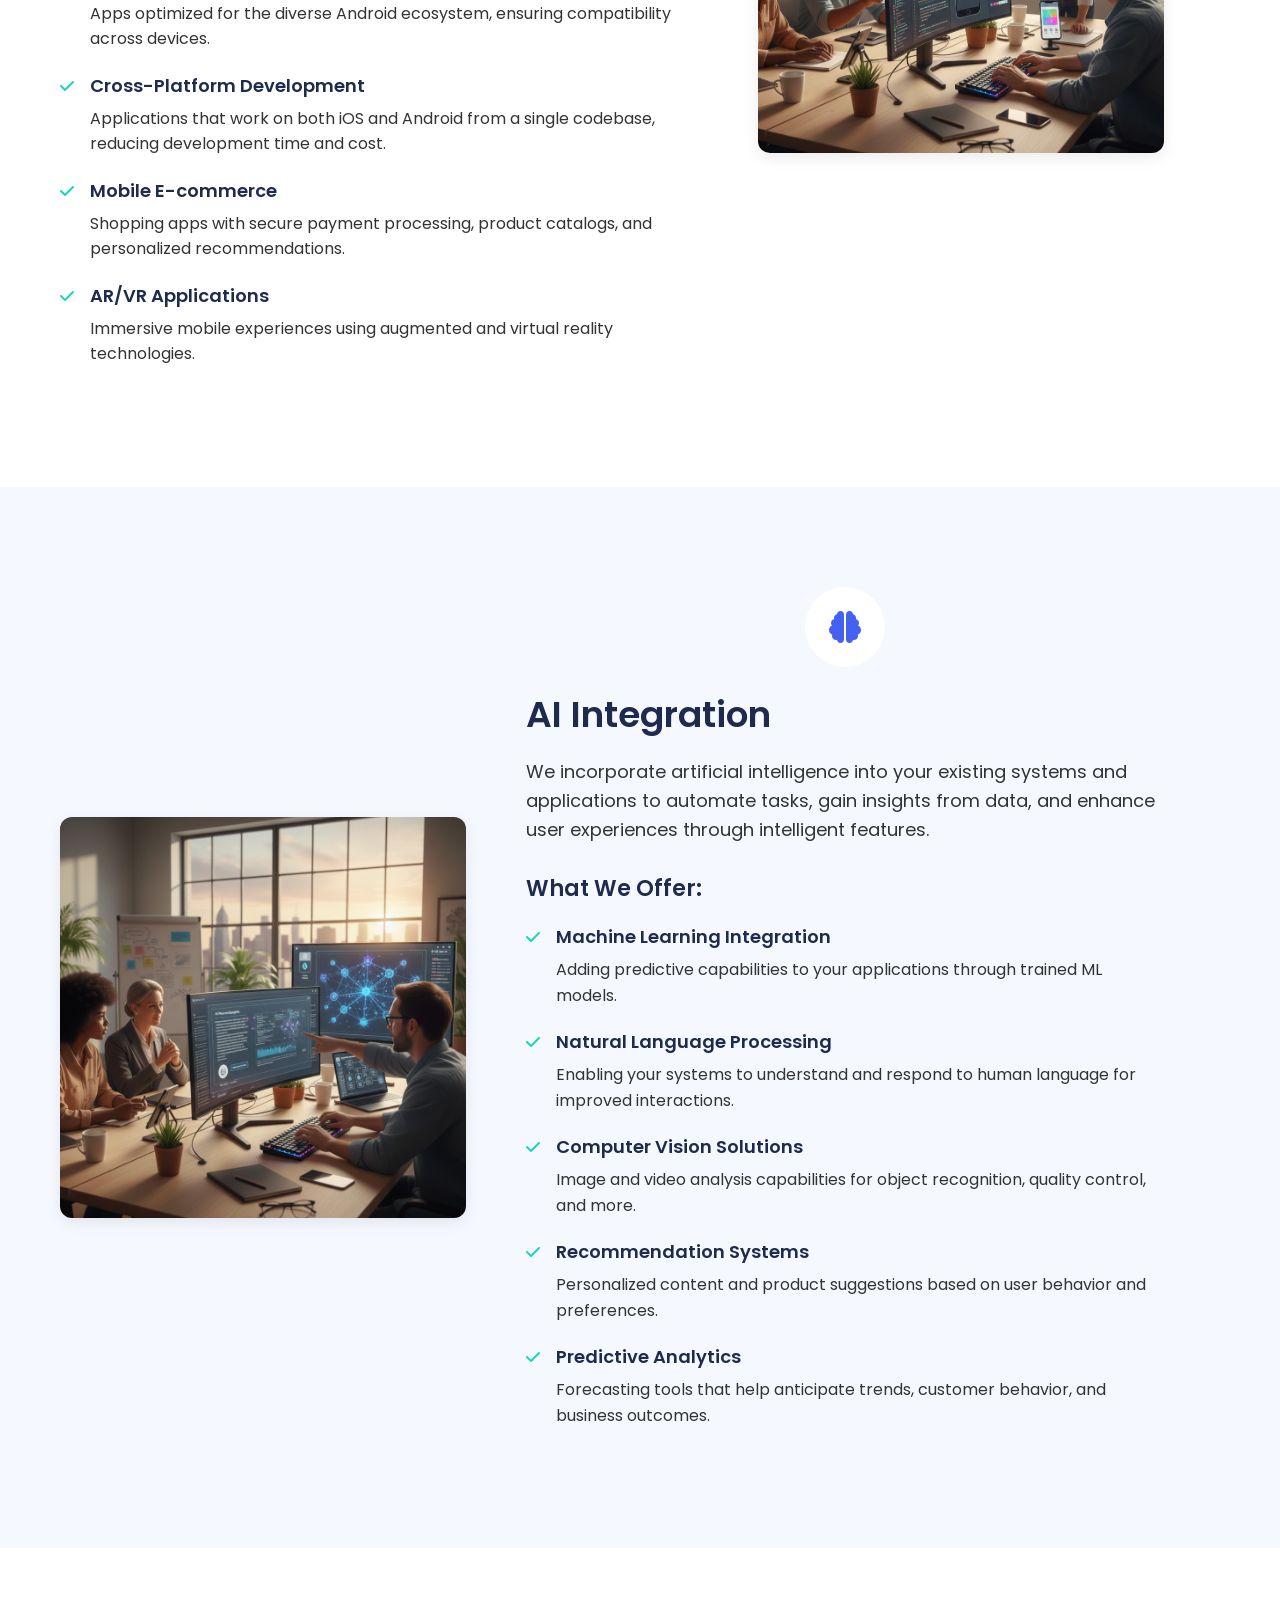
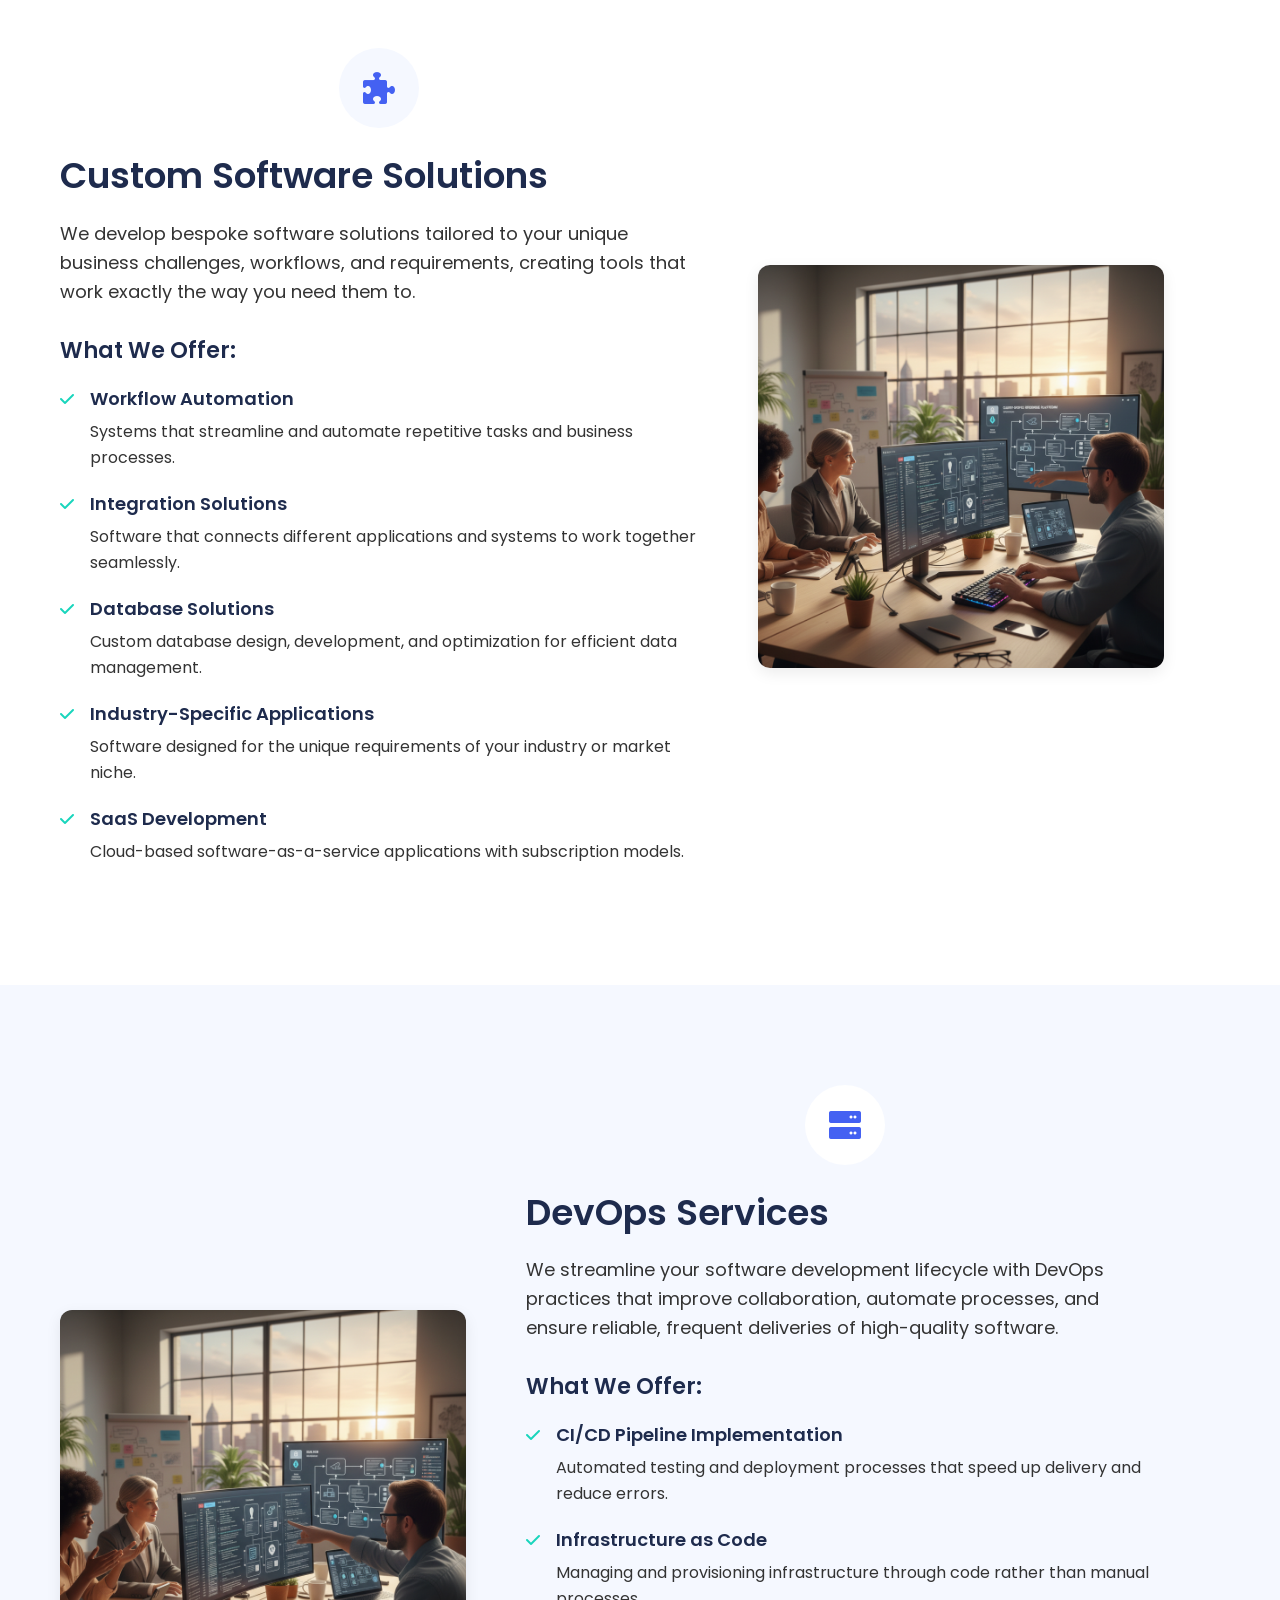
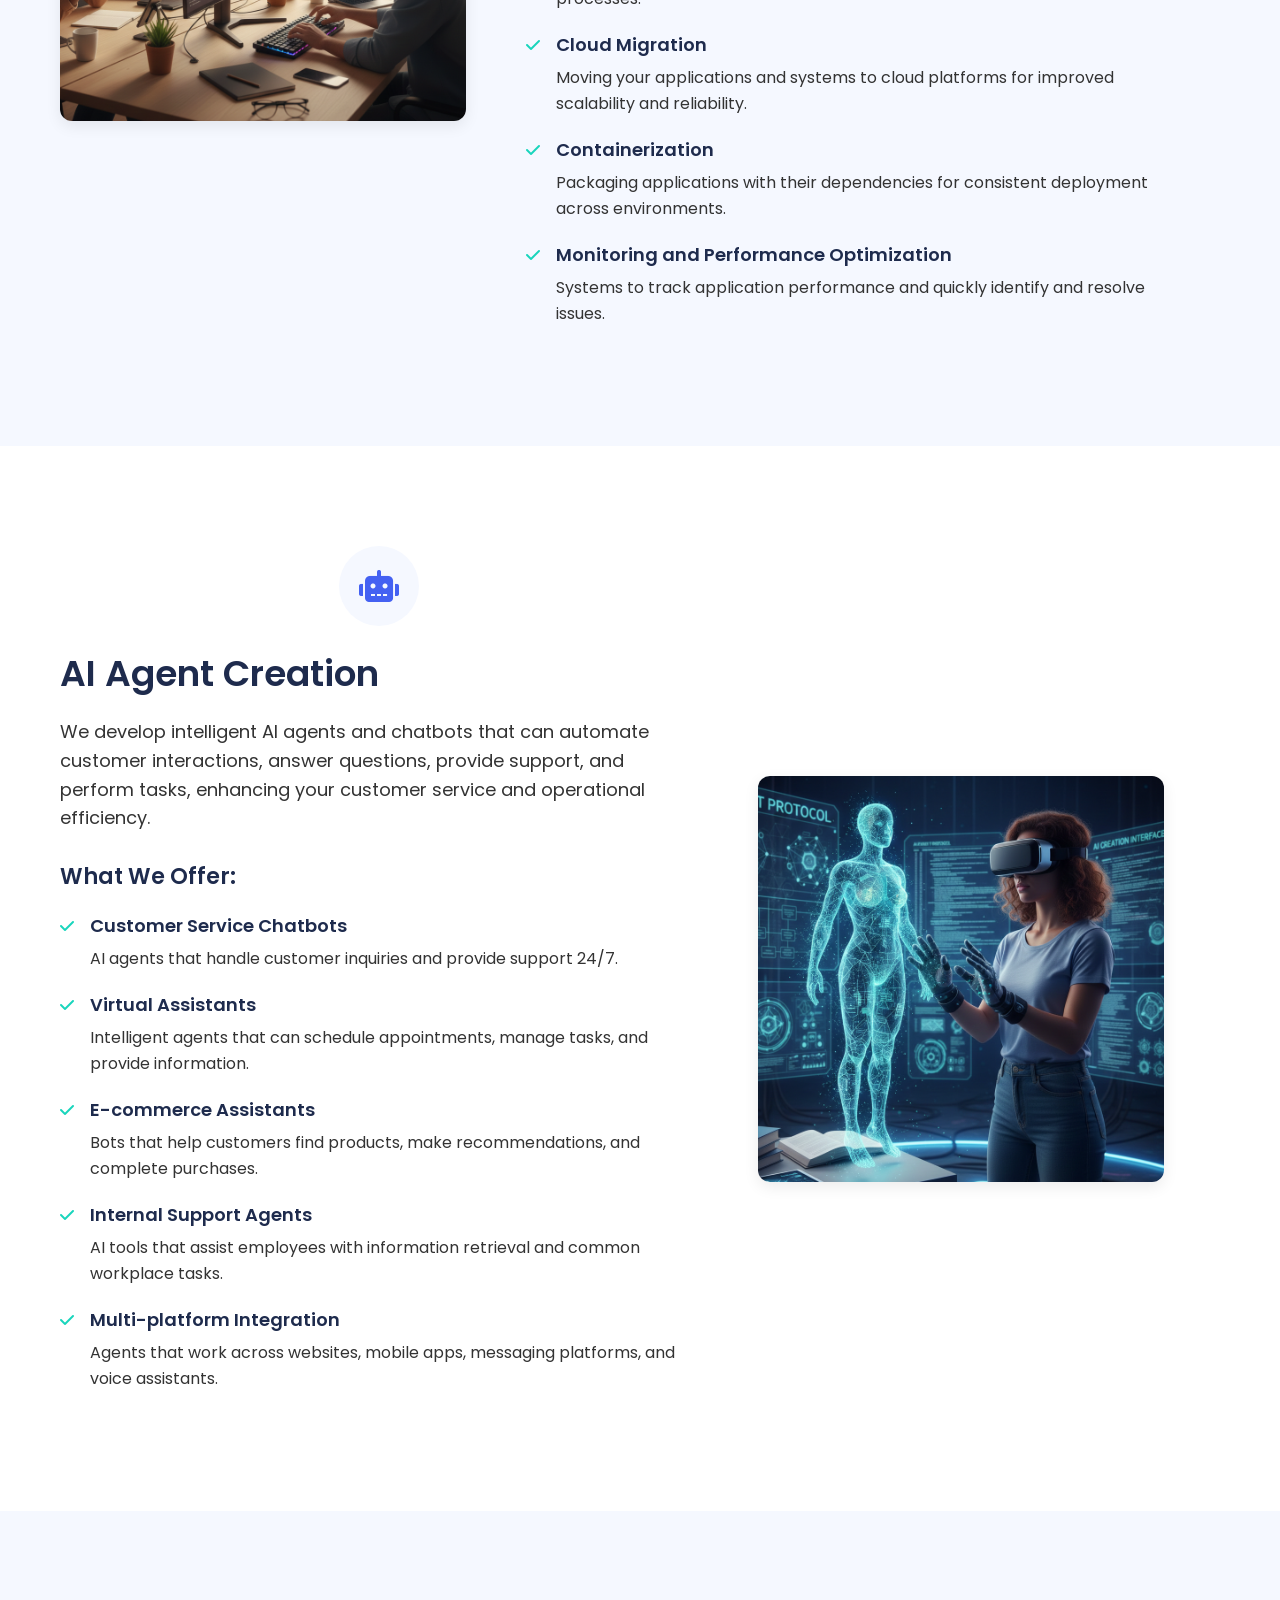
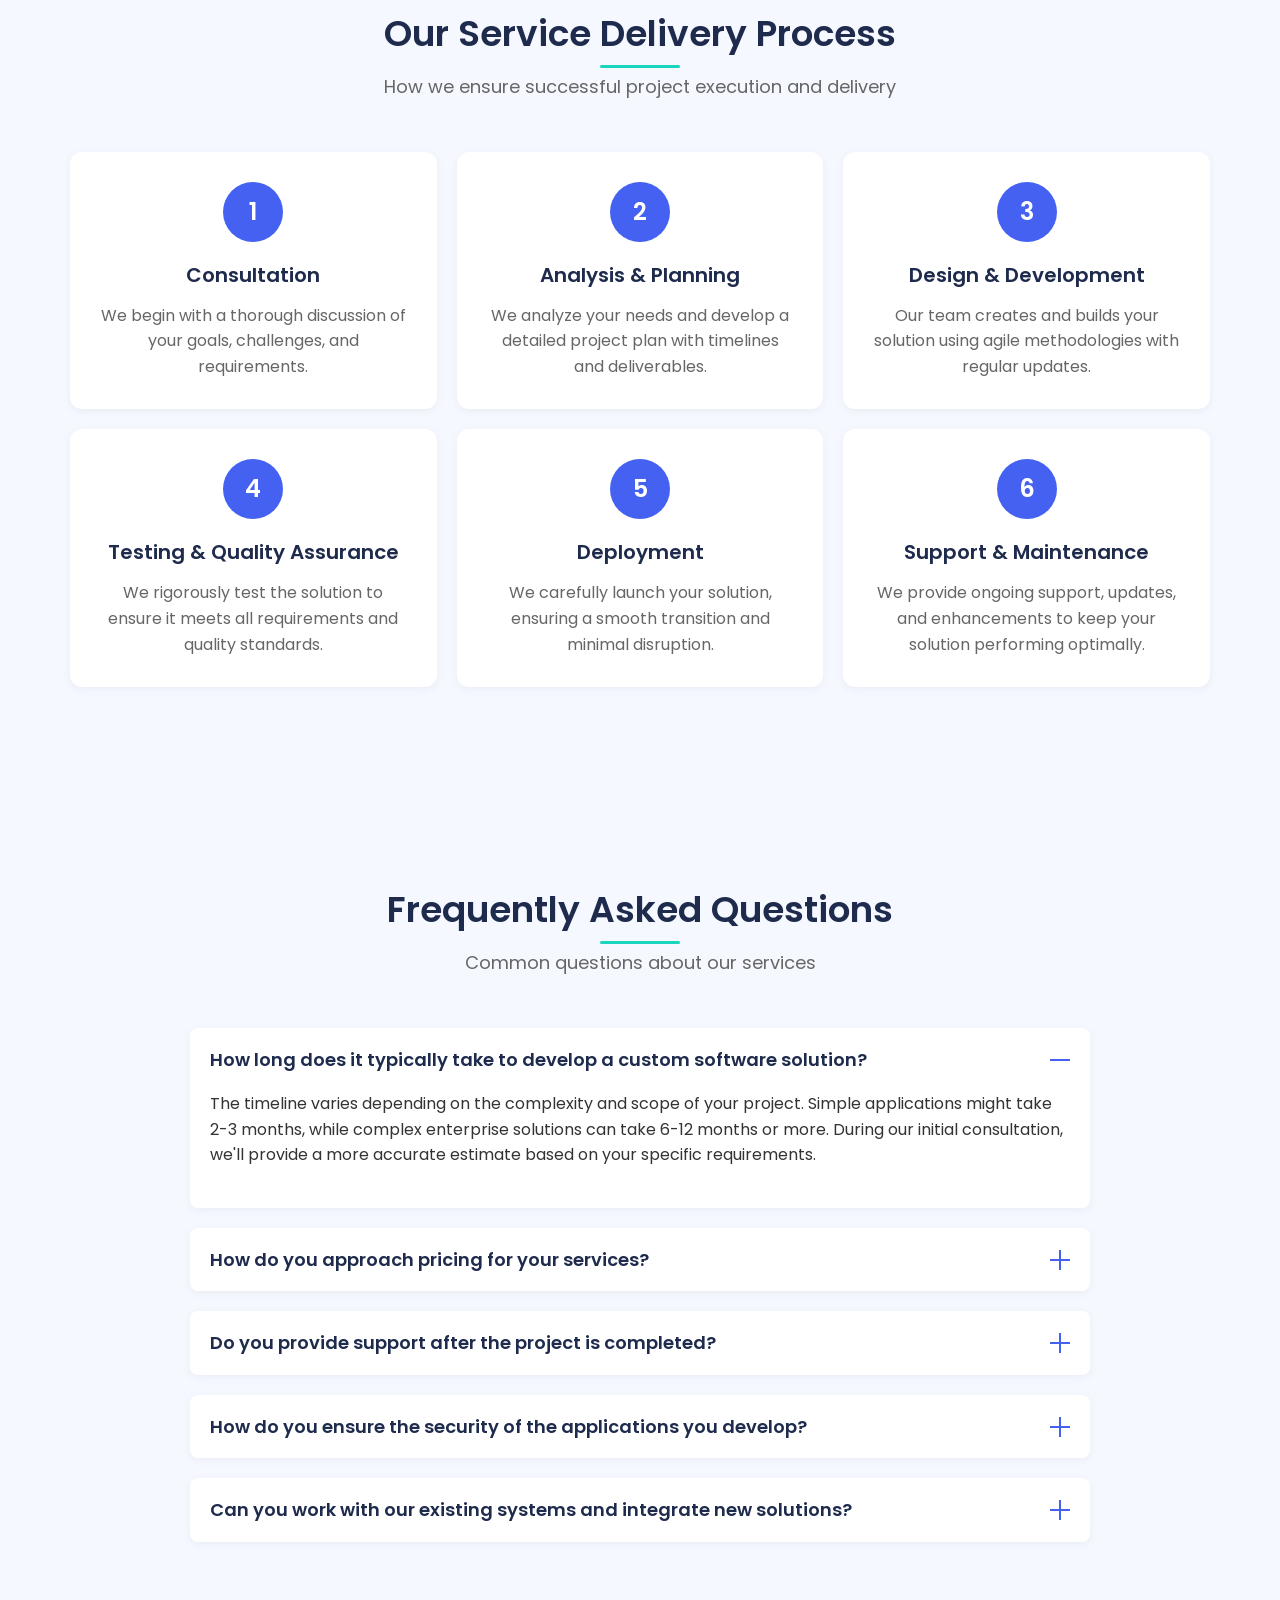
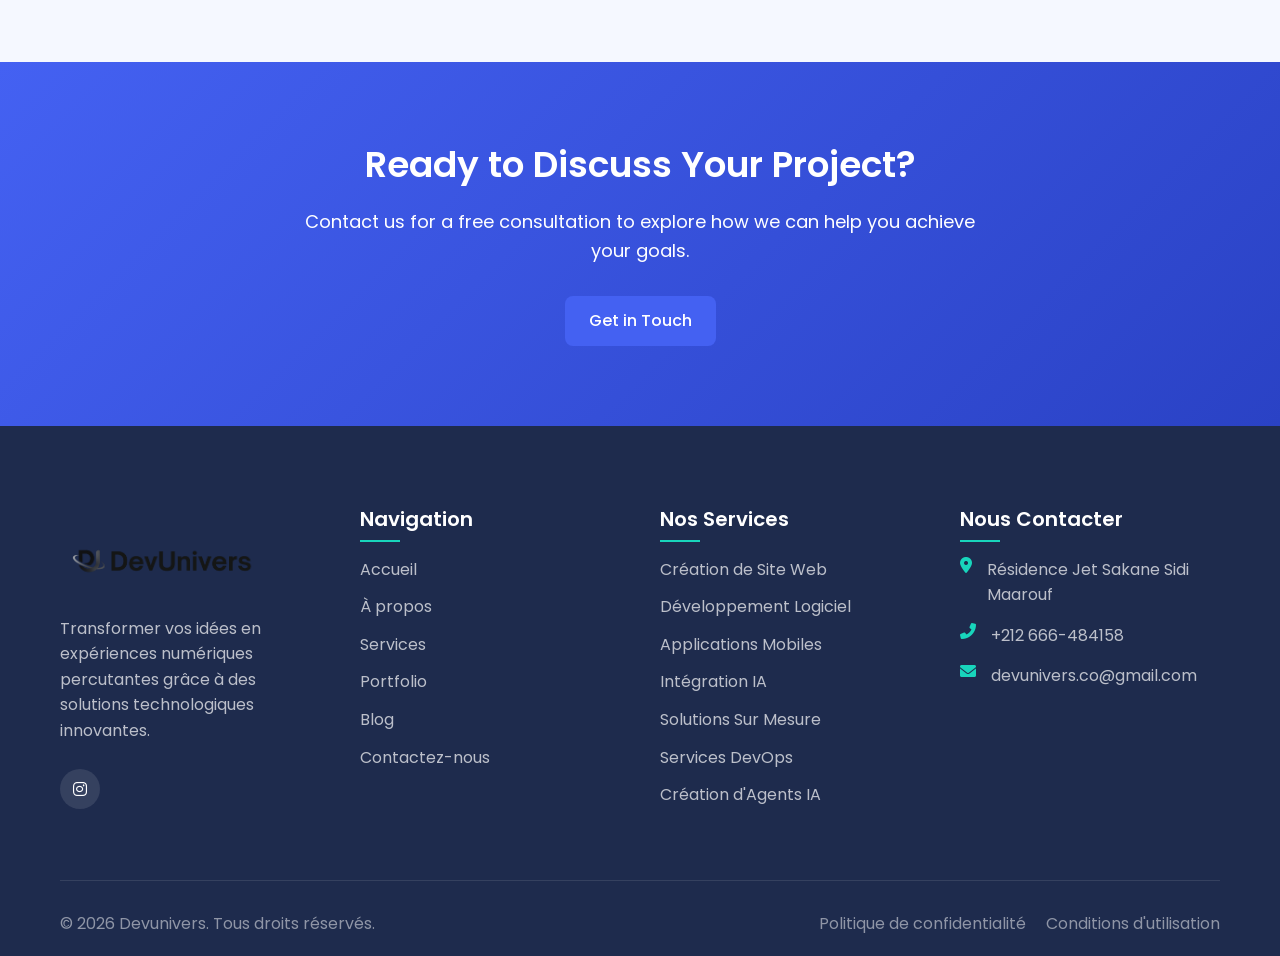
<file: services/index.html>
<!DOCTYPE html>
<html lang="fr" dir="ltr">
<head>
    <meta charset="UTF-8">
    <meta name="viewport" content="width=device-width, initial-scale=1.0">
    <title data-i18n-title="page_title_services">Nos Services | Création de Sites Web, Apps Mobiles & IA - Devunivers</title>
    <meta name="description" data-i18n-meta="page_desc_services" content="Découvrez nos services : création de sites web, développement d'applications mobiles, intégration IA, solutions DevOps et logiciels sur mesure au Maroc. خدمات تطوير الويب والتطبيقات في المغرب.">
    <meta name="keywords" content="services web maroc, développement application mobile maroc, intégration IA, création site web casablanca, DevOps maroc, logiciel sur mesure, web services morocco, تطوير تطبيقات الجوال المغرب">
    <meta name="author" content="Devunivers">
    <meta name="robots" content="index, follow">
    <link rel="canonical" href="https://devunivers.com/services/">

    <link rel="alternate" hreflang="fr" href="https://devunivers.com/services/">
    <link rel="alternate" hreflang="en" href="https://devunivers.com/services/">
    <link rel="alternate" hreflang="ar" href="https://devunivers.com/services/">
    <link rel="alternate" hreflang="x-default" href="https://devunivers.com/services/">

    <meta property="og:type" content="website">
    <meta property="og:url" content="https://devunivers.com/services/">
    <meta property="og:title" content="Nos Services | Création de Sites Web, Apps Mobiles & IA - Devunivers">
    <meta property="og:description" content="Création de sites web, développement d'applications mobiles, intégration IA, solutions DevOps et logiciels sur mesure au Maroc.">
    <meta property="og:image" content="https://devunivers.com/images/devunivers.png">
    <meta property="og:locale" content="fr_MA">
    <meta property="og:locale:alternate" content="en_US">
    <meta property="og:locale:alternate" content="ar_MA">
    <meta property="og:site_name" content="Devunivers">

    <meta name="twitter:card" content="summary_large_image">
    <meta name="twitter:title" content="Nos Services | Devunivers - Agence Web au Maroc">
    <meta name="twitter:description" content="Création de sites web, développement d'applications mobiles, intégration IA et solutions DevOps au Maroc.">
    <meta name="twitter:image" content="https://devunivers.com/images/devunivers.png">

    <meta name="geo.region" content="MA">
    <meta name="geo.placename" content="Casablanca, Morocco">

    <link rel="icon" type="image/png" href="../images/devunivers.png">
    <link rel="stylesheet" href="../css/styles.css">
    <link rel="stylesheet" href="https://cdnjs.cloudflare.com/ajax/libs/font-awesome/6.0.0/css/all.min.css">
    <link rel="preconnect" href="https://fonts.googleapis.com">
    <link rel="preconnect" href="https://fonts.gstatic.com" crossorigin>
    <link href="https://fonts.googleapis.com/css2?family=Poppins:wght@300;400;500;600;700&display=swap" rel="stylesheet">

    <!-- Structured Data: Services -->
    <script type="application/ld+json">
    {
      "@context": "https://schema.org",
      "@type": "ItemList",
      "name": "Services Devunivers",
      "description": "Services de développement web et digital proposés par Devunivers au Maroc",
      "itemListElement": [
        {"@type": "Service", "position": 1, "name": "Création de Sites Web", "description": "Sites web modernes et responsives", "provider": {"@type": "Organization", "name": "Devunivers"}, "areaServed": {"@type": "Country", "name": "Morocco"}},
        {"@type": "Service", "position": 2, "name": "Développement d'Applications Mobiles", "description": "Applications natives et cross-platform pour iOS et Android", "provider": {"@type": "Organization", "name": "Devunivers"}, "areaServed": {"@type": "Country", "name": "Morocco"}},
        {"@type": "Service", "position": 3, "name": "Intégration Intelligence Artificielle", "description": "Solutions intelligentes exploitant le machine learning et l'IA", "provider": {"@type": "Organization", "name": "Devunivers"}, "areaServed": {"@type": "Country", "name": "Morocco"}},
        {"@type": "Service", "position": 4, "name": "Solutions DevOps", "description": "Opérations de développement et gestion d'infrastructure optimisées", "provider": {"@type": "Organization", "name": "Devunivers"}, "areaServed": {"@type": "Country", "name": "Morocco"}},
        {"@type": "Service", "position": 5, "name": "Développement Logiciel Sur Mesure", "description": "Solutions logicielles personnalisées", "provider": {"@type": "Organization", "name": "Devunivers"}, "areaServed": {"@type": "Country", "name": "Morocco"}},
        {"@type": "Service", "position": 6, "name": "Création d'Agents IA", "description": "Agents IA personnalisés pour automatiser vos processus", "provider": {"@type": "Organization", "name": "Devunivers"}, "areaServed": {"@type": "Country", "name": "Morocco"}}
      ]
    }
    </script>

    <!-- Google tag (gtag.js) -->
    <script async src="https://www.googletagmanager.com/gtag/js?id=G-XHC1N62JXK"></script>
    <script>
      window.dataLayer = window.dataLayer || [];
      function gtag(){dataLayer.push(arguments);}
      gtag('js', new Date());

      gtag('config', 'G-XHC1N62JXK');
    </script>
</head>
<body>
    <header>
        <div class="container">
            <div class="logo">
                <a href="../home/">
                    <img src="../images/devunivers-logo.png" alt="Devunivers Logo">
                </a>
            </div>
            <nav style="display: flex; align-items: center;">
                <div class="lang-switcher">
                    <button class="lang-btn active" data-lang="fr" title="Français">🇫🇷</button>
                    <button class="lang-btn" data-lang="en" title="English">🇬🇧</button>
                    <button class="lang-btn" data-lang="ar" title="العربية">🇲🇦</button>
                </div>
                <ul class="main-nav">
                    <li><a href="../home/" class="" data-i18n="nav_home">Home</a></li>
                    <li><a href="../about/" data-i18n="nav_about">About Us</a></li>
                    <li><a href="../services/" class="active" data-i18n="nav_services">Services</a></li>
                    <li><a href="#pricing" data-i18n="nav_pricing">Tarifs</a></li>
                    <li><a href="../portfolio/" data-i18n="nav_portfolio">Portfolio</a></li>
                    <li><a href="../blog/" data-i18n="nav_blog">Blog</a></li>
                    <li><a href="../contact/" class="btn btn-primary" data-i18n="nav_contact">Contact Us</a></li>
                </ul>
                <div class="mobile-menu-toggle">
                    <span></span>
                    <span></span>
                    <span></span>
                </div>
            </nav>
        </div>
    </header>

    <main>
        <!-- Services Hero Section -->
        <section class="page-hero services-hero">
            <div class="container">
                <div class="hero-content">
                    <h1>Our Services</h1>
                    <p>Comprehensive digital solutions tailored to your specific business needs</p>
                </div>
            </div>
        </section>

        <!-- Services Navigation -->
        <section class="services-nav">
            <div class="container">
                <ul class="service-tabs">
                    <li><a href="#web-dev">Website Development</a></li>
                    <li><a href="#software-dev">Software Development</a></li>
                    <li><a href="#mobile-dev">Mobile App Development</a></li>
                    <li><a href="#ai-integration">AI Integration</a></li>
                    <li><a href="#custom-solutions">Custom Solutions</a></li>
                    <li><a href="#devops">DevOps</a></li>
                    <li><a href="#ai-agents">AI Agents</a></li>
                </ul>
            </div>
        </section>

        <!-- Website Development Section -->
        <section id="web-dev" class="service-section">
            <div class="container">
                <div class="service-content">
                    <div class="service-icon">
                        <i class="fas fa-laptop-code"></i>
                    </div>
                    <h2>Website Development</h2>
                    <p class="service-description">We create modern, responsive websites that engage visitors and drive conversions. Our websites are built with the latest technologies to ensure fast loading times, excellent user experience, and search engine visibility.</p>
                    
                    <div class="service-features">
                        <h3>What We Offer:</h3>
                        <ul>
                            <li>
                                <span class="feature-title">Responsive Web Design</span>
                                <p>Websites that look and work perfectly on all devices, from smartphones to desktop computers.</p>
                            </li>
                            <li>
                                <span class="feature-title">E-commerce Solutions</span>
                                <p>Online stores with secure payment processing, inventory management, and customer accounts.</p>
                            </li>
                            <li>
                                <span class="feature-title">Content Management Systems</span>
                                <p>Easy-to-update websites built on platforms like WordPress, allowing you to manage your content without technical knowledge.</p>
                            </li>
                            <li>
                                <span class="feature-title">Web Application Development</span>
                                <p>Complex web-based applications with user authentication, data processing, and interactive features.</p>
                            </li>
                            <li>
                                <span class="feature-title">Website Optimization</span>
                                <p>Performance tuning to ensure fast loading times and excellent user experience.</p>
                            </li>
                        </ul>
                    </div>
                </div>
                <div class="service-image">
                    <img src="../images/services/Website Development.png" alt="Website Development">
                </div>
            </div>
        </section>

        <!-- Software Development Section -->
        <section id="software-dev" class="service-section alternate">
            <div class="container">
                <div class="service-image">
                    <img src="../images/services/Software Development.png" alt="Software Development">
                </div>
                <div class="service-content">
                    <div class="service-icon">
                        <i class="fas fa-code"></i>
                    </div>
                    <h2>Software Development</h2>
                    <p class="service-description">We build custom software solutions that automate processes, improve efficiency, and solve complex business challenges. Our team creates scalable, secure applications tailored to your specific requirements.</p>
                    
                    <div class="service-features">
                        <h3>What We Offer:</h3>
                        <ul>
                            <li>
                                <span class="feature-title">Custom Business Applications</span>
                                <p>Specialized software designed to address your unique business challenges and workflows.</p>
                            </li>
                            <li>
                                <span class="feature-title">Enterprise Resource Planning (ERP)</span>
                                <p>Comprehensive systems that integrate all aspects of your business operations.</p>
                            </li>
                            <li>
                                <span class="feature-title">Customer Relationship Management (CRM)</span>
                                <p>Tools to manage customer interactions, track sales, and improve customer service.</p>
                            </li>
                            <li>
                                <span class="feature-title">Data Analytics Solutions</span>
                                <p>Applications that collect, process, and visualize data to support better decision-making.</p>
                            </li>
                            <li>
                                <span class="feature-title">Legacy System Modernization</span>
                                <p>Updating and improving existing software to leverage modern technologies and features.</p>
                            </li>
                        </ul>
                    </div>
                </div>
            </div>
        </section>

        <!-- Mobile App Development Section -->
        <section id="mobile-dev" class="service-section">
            <div class="container">
                <div class="service-content">
                    <div class="service-icon">
                        <i class="fas fa-mobile-alt"></i>
                    </div>
                    <h2>Mobile App Development</h2>
                    <p class="service-description">We develop intuitive, high-performance mobile applications for iOS and Android platforms. Our mobile apps are designed with user experience at the forefront, ensuring engagement and satisfaction.</p>
                    
                    <div class="service-features">
                        <h3>What We Offer:</h3>
                        <ul>
                            <li>
                                <span class="feature-title">Native iOS Development</span>
                                <p>Apps built specifically for Apple devices, taking full advantage of iOS features and capabilities.</p>
                            </li>
                            <li>
                                <span class="feature-title">Native Android Development</span>
                                <p>Apps optimized for the diverse Android ecosystem, ensuring compatibility across devices.</p>
                            </li>
                            <li>
                                <span class="feature-title">Cross-Platform Development</span>
                                <p>Applications that work on both iOS and Android from a single codebase, reducing development time and cost.</p>
                            </li>
                            <li>
                                <span class="feature-title">Mobile E-commerce</span>
                                <p>Shopping apps with secure payment processing, product catalogs, and personalized recommendations.</p>
                            </li>
                            <li>
                                <span class="feature-title">AR/VR Applications</span>
                                <p>Immersive mobile experiences using augmented and virtual reality technologies.</p>
                            </li>
                        </ul>
                    </div>
                </div>
                <div class="service-image">
                    <img src="../images/services/Mobile App Development.png" alt="Mobile App Development">
                </div>
            </div>
        </section>

        <!-- AI Integration Section -->
        <section id="ai-integration" class="service-section alternate">
            <div class="container">
                <div class="service-image">
                    <img src="../images/services/AI Integration.png" alt="AI Integration">
                </div>
                <div class="service-content">
                    <div class="service-icon">
                        <i class="fas fa-brain"></i>
                    </div>
                    <h2>AI Integration</h2>
                    <p class="service-description">We incorporate artificial intelligence into your existing systems and applications to automate tasks, gain insights from data, and enhance user experiences through intelligent features.</p>
                    
                    <div class="service-features">
                        <h3>What We Offer:</h3>
                        <ul>
                            <li>
                                <span class="feature-title">Machine Learning Integration</span>
                                <p>Adding predictive capabilities to your applications through trained ML models.</p>
                            </li>
                            <li>
                                <span class="feature-title">Natural Language Processing</span>
                                <p>Enabling your systems to understand and respond to human language for improved interactions.</p>
                            </li>
                            <li>
                                <span class="feature-title">Computer Vision Solutions</span>
                                <p>Image and video analysis capabilities for object recognition, quality control, and more.</p>
                            </li>
                            <li>
                                <span class="feature-title">Recommendation Systems</span>
                                <p>Personalized content and product suggestions based on user behavior and preferences.</p>
                            </li>
                            <li>
                                <span class="feature-title">Predictive Analytics</span>
                                <p>Forecasting tools that help anticipate trends, customer behavior, and business outcomes.</p>
                            </li>
                        </ul>
                    </div>
                </div>
            </div>
        </section>

        <!-- Custom Software Solutions Section -->
        <section id="custom-solutions" class="service-section">
            <div class="container">
                <div class="service-content">
                    <div class="service-icon">
                        <i class="fas fa-puzzle-piece"></i>
                    </div>
                    <h2>Custom Software Solutions</h2>
                    <p class="service-description">We develop bespoke software solutions tailored to your unique business challenges, workflows, and requirements, creating tools that work exactly the way you need them to.</p>
                    
                    <div class="service-features">
                        <h3>What We Offer:</h3>
                        <ul>
                            <li>
                                <span class="feature-title">Workflow Automation</span>
                                <p>Systems that streamline and automate repetitive tasks and business processes.</p>
                            </li>
                            <li>
                                <span class="feature-title">Integration Solutions</span>
                                <p>Software that connects different applications and systems to work together seamlessly.</p>
                            </li>
                            <li>
                                <span class="feature-title">Database Solutions</span>
                                <p>Custom database design, development, and optimization for efficient data management.</p>
                            </li>
                            <li>
                                <span class="feature-title">Industry-Specific Applications</span>
                                <p>Software designed for the unique requirements of your industry or market niche.</p>
                            </li>
                            <li>
                                <span class="feature-title">SaaS Development</span>
                                <p>Cloud-based software-as-a-service applications with subscription models.</p>
                            </li>
                        </ul>
                    </div>
                </div>
                <div class="service-image">
                    <img src="../images/services/Custom Software Solutions.png" alt="Custom Software Solutions">
                </div>
            </div>
        </section>

        <!-- DevOps Services Section -->
        <section id="devops" class="service-section alternate">
            <div class="container">
                <div class="service-image">
                    <img src="../images/services/DevOps Services.png" alt="DevOps Services">
                </div>
                <div class="service-content">
                    <div class="service-icon">
                        <i class="fas fa-server"></i>
                    </div>
                    <h2>DevOps Services</h2>
                    <p class="service-description">We streamline your software development lifecycle with DevOps practices that improve collaboration, automate processes, and ensure reliable, frequent deliveries of high-quality software.</p>
                    
                    <div class="service-features">
                        <h3>What We Offer:</h3>
                        <ul>
                            <li>
                                <span class="feature-title">CI/CD Pipeline Implementation</span>
                                <p>Automated testing and deployment processes that speed up delivery and reduce errors.</p>
                            </li>
                            <li>
                                <span class="feature-title">Infrastructure as Code</span>
                                <p>Managing and provisioning infrastructure through code rather than manual processes.</p>
                            </li>
                            <li>
                                <span class="feature-title">Cloud Migration</span>
                                <p>Moving your applications and systems to cloud platforms for improved scalability and reliability.</p>
                            </li>
                            <li>
                                <span class="feature-title">Containerization</span>
                                <p>Packaging applications with their dependencies for consistent deployment across environments.</p>
                            </li>
                            <li>
                                <span class="feature-title">Monitoring and Performance Optimization</span>
                                <p>Systems to track application performance and quickly identify and resolve issues.</p>
                            </li>
                        </ul>
                    </div>
                </div>
            </div>
        </section>

        <!-- AI Agent Creation Section -->
        <section id="ai-agents" class="service-section">
            <div class="container">
                <div class="service-content">
                    <div class="service-icon">
                        <i class="fas fa-robot"></i>
                    </div>
                    <h2>AI Agent Creation</h2>
                    <p class="service-description">We develop intelligent AI agents and chatbots that can automate customer interactions, answer questions, provide support, and perform tasks, enhancing your customer service and operational efficiency.</p>
                    
                    <div class="service-features">
                        <h3>What We Offer:</h3>
                        <ul>
                            <li>
                                <span class="feature-title">Customer Service Chatbots</span>
                                <p>AI agents that handle customer inquiries and provide support 24/7.</p>
                            </li>
                            <li>
                                <span class="feature-title">Virtual Assistants</span>
                                <p>Intelligent agents that can schedule appointments, manage tasks, and provide information.</p>
                            </li>
                            <li>
                                <span class="feature-title">E-commerce Assistants</span>
                                <p>Bots that help customers find products, make recommendations, and complete purchases.</p>
                            </li>
                            <li>
                                <span class="feature-title">Internal Support Agents</span>
                                <p>AI tools that assist employees with information retrieval and common workplace tasks.</p>
                            </li>
                            <li>
                                <span class="feature-title">Multi-platform Integration</span>
                                <p>Agents that work across websites, mobile apps, messaging platforms, and voice assistants.</p>
                            </li>
                        </ul>
                    </div>
                </div>
                <div class="service-image">
                    <img src="../images/services/AI Agent Creation.png" alt="AI Agent Creation">
                </div>
            </div>
        </section>

        <!-- Our Process Section -->
        <section class="service-process">
            <div class="container">
                <div class="section-header">
                    <h2>Our Service Delivery Process</h2>
                    <p>How we ensure successful project execution and delivery</p>
                </div>
                <div class="process-steps">
                    <div class="process-step">
                        <div class="step-number">1</div>
                        <div class="step-content">
                            <h3>Consultation</h3>
                            <p>We begin with a thorough discussion of your goals, challenges, and requirements.</p>
                        </div>
                    </div>
                    <div class="process-step">
                        <div class="step-number">2</div>
                        <div class="step-content">
                            <h3>Analysis & Planning</h3>
                            <p>We analyze your needs and develop a detailed project plan with timelines and deliverables.</p>
                        </div>
                    </div>
                    <div class="process-step">
                        <div class="step-number">3</div>
                        <div class="step-content">
                            <h3>Design & Development</h3>
                            <p>Our team creates and builds your solution using agile methodologies with regular updates.</p>
                        </div>
                    </div>
                    <div class="process-step">
                        <div class="step-number">4</div>
                        <div class="step-content">
                            <h3>Testing & Quality Assurance</h3>
                            <p>We rigorously test the solution to ensure it meets all requirements and quality standards.</p>
                        </div>
                    </div>
                    <div class="process-step">
                        <div class="step-number">5</div>
                        <div class="step-content">
                            <h3>Deployment</h3>
                            <p>We carefully launch your solution, ensuring a smooth transition and minimal disruption.</p>
                        </div>
                    </div>
                    <div class="process-step">
                        <div class="step-number">6</div>
                        <div class="step-content">
                            <h3>Support & Maintenance</h3>
                            <p>We provide ongoing support, updates, and enhancements to keep your solution performing optimally.</p>
                        </div>
                    </div>
                </div>
            </div>
        </section>

        <!-- FAQ Section -->
        <section class="faq">
            <div class="container">
                <div class="section-header">
                    <h2>Frequently Asked Questions</h2>
                    <p>Common questions about our services</p>
                </div>
                <div class="accordion">
                    <div class="accordion-item">
                        <div class="accordion-header">
                            <h3>How long does it typically take to develop a custom software solution?</h3>
                            <span class="accordion-icon"></span>
                        </div>
                        <div class="accordion-content">
                            <p>The timeline varies depending on the complexity and scope of your project. Simple applications might take 2-3 months, while complex enterprise solutions can take 6-12 months or more. During our initial consultation, we'll provide a more accurate estimate based on your specific requirements.</p>
                        </div>
                    </div>
                    <div class="accordion-item">
                        <div class="accordion-header">
                            <h3>How do you approach pricing for your services?</h3>
                            <span class="accordion-icon"></span>
                        </div>
                        <div class="accordion-content">
                            <p>We offer flexible pricing models including fixed-price quotes for well-defined projects, time and materials billing for evolving projects, and retainer arrangements for ongoing work. We'll recommend the most appropriate model based on your project's nature and provide transparent cost estimates upfront.</p>
                        </div>
                    </div>
                    <div class="accordion-item">
                        <div class="accordion-header">
                            <h3>Do you provide support after the project is completed?</h3>
                            <span class="accordion-icon"></span>
                        </div>
                        <div class="accordion-content">
                            <p>Yes, we offer various post-launch support and maintenance packages to ensure your solution continues to perform optimally. These can include bug fixes, security updates, performance optimization, and feature enhancements. We'll help you choose the right support plan for your needs.</p>
                        </div>
                    </div>
                    <div class="accordion-item">
                        <div class="accordion-header">
                            <h3>How do you ensure the security of the applications you develop?</h3>
                            <span class="accordion-icon"></span>
                        </div>
                        <div class="accordion-content">
                            <p>Security is integrated throughout our development process. We follow security best practices, conduct regular code reviews and vulnerability assessments, implement secure authentication and data encryption, and stay updated on emerging threats. For sensitive applications, we can also arrange third-party security audits.</p>
                        </div>
                    </div>
                    <div class="accordion-item">
                        <div class="accordion-header">
                            <h3>Can you work with our existing systems and integrate new solutions?</h3>
                            <span class="accordion-icon"></span>
                        </div>
                        <div class="accordion-content">
                            <p>Yes, we specialize in creating solutions that integrate seamlessly with your existing systems. We'll assess your current infrastructure and develop integration strategies using APIs, middleware, or custom connectors to ensure smooth data flow and functionality across all your business systems.</p>
                        </div>
                    </div>
                </div>
            </div>
        </section>

        <!-- CTA Section -->
        <section class="cta-section">
            <div class="container">
                <div class="cta-content">
                    <h2>Ready to Discuss Your Project?</h2>
                    <p>Contact us for a free consultation to explore how we can help you achieve your goals.</p>
                    <a href="../contact/" class="btn btn-primary">Get in Touch</a>
                </div>
            </div>
        </section>
    </main>

    <footer>
        <div class="container">
            <div class="footer-grid">
                <div class="footer-info">
                    <div class="footer-logo">
                        <img src="../images/devunivers_white.png" alt="Devunivers Logo">
                    </div>
                    <p data-i18n="footer_desc">Transforming ideas into impactful digital experiences through innovative technology solutions.</p>
                    <div class="social-links">
                        <a href="https://www.instagram.com/devunivers.agency/" aria-label="Instagram"><i class="fab fa-instagram"></i></a>
                    </div>
                </div>
                <div class="footer-nav">
                    <h3 data-i18n="footer_nav">Navigation</h3>
                    <ul>
                        <li><a href="../home/" data-i18n="nav_home">Home</a></li>
                        <li><a href="../about/" data-i18n="nav_about">About Us</a></li>
                        <li><a href="../services/" data-i18n="nav_services">Services</a></li>
                        <li><a href="../portfolio/" data-i18n="nav_portfolio">Portfolio</a></li>
                        <li><a href="../blog/" data-i18n="nav_blog">Blog</a></li>
                        <li><a href="../contact/" data-i18n="nav_contact">Contact Us</a></li>
                    </ul>
                </div>
                <div class="footer-services">
                    <h3 data-i18n="footer_services">Our Services</h3>
                    <ul>
                        <li><a href="../services/#web-dev" data-i18n="footer_services_1">Website Development</a></li>
                        <li><a href="../services/#software-dev" data-i18n="footer_services_2">Software Development</a></li>
                        <li><a href="../services/#mobile-dev" data-i18n="footer_services_3">Mobile App Development</a></li>
                        <li><a href="../services/#ai-integration" data-i18n="footer_services_4">AI Integration</a></li>
                        <li><a href="../services/#custom-solutions" data-i18n="footer_services_5">Custom Software Solutions</a></li>
                        <li><a href="../services/#devops" data-i18n="footer_services_6">DevOps Services</a></li>
                        <li><a href="../services/#ai-agents" data-i18n="footer_services_7">AI Agent Creation</a></li>
                    </ul>
                </div>
                <div class="footer-contact">
                    <h3 data-i18n="footer_contact">Contact Us</h3>
                    <address>
                        <p><i class="fas fa-map-marker-alt"></i> Résidence Jet Sakane Sidi Maarouf</p>
                        <p><i class="fas fa-phone-alt"></i> <a href="tel:+212666484158">+212 666-484158</a></p>
                        <p><i class="fas fa-envelope"></i> <a href="mailto:devunivers.co@gmail.com">devunivers.co@gmail.com</a></p>
                    </address>
                </div>
            </div>
            <div class="footer-bottom">
                <p data-i18n="footer_rights">&copy; 2025 Devunivers. All rights reserved.</p>
                <div class="legal-links">
                    <a href="../privacy-policy/" data-i18n="footer_privacy">Privacy Policy</a>
                    <a href="../terms-of-service/" data-i18n="footer_terms">Terms of Service</a>
                </div>
            </div>
        </div>
    </footer>

        <script src="../js/translations.js"></script>
    <script src="../js/i18n.js"></script>
    <script src="../js/main.js"></script>
</body>
</html>
</file>
<file: css/styles.css>
/* 
 * Devunivers Website Styles
 * A modern, professional design for a software development startup
 */

/* ===== BASE STYLES ===== */
:root {
    /* Color palette */
    --primary-color: #4461f2;
    --primary-dark: #2a42c5;
    --primary-light: #7891ff;
    --secondary-color: #18d5bc;
    --secondary-dark: #0ea393;
    --secondary-light: #59f2dc;
    
    --dark-blue: #1e2b4d;
    --light-blue: #f5f8ff;
    --dark-gray: #333333;
    --medium-gray: #666666;
    --light-gray: #f4f4f5;
    --white: #ffffff;
    
    /* Typography */
    --body-font: 'Poppins', sans-serif;
    --heading-font: 'Poppins', sans-serif;
    
    /* Spacing */
    --section-spacing: 100px;
    --element-spacing: 30px;
    --small-spacing: 15px;
    
    /* Border radius */
    --border-radius-sm: 4px;
    --border-radius-md: 8px;
    --border-radius-lg: 12px;
    --border-radius-xl: 24px;
    
    /* Box shadows */
    --shadow-sm: 0 2px 10px rgba(0, 0, 0, 0.05);
    --shadow-md: 0 5px 15px rgba(0, 0, 0, 0.08);
    --shadow-lg: 0 10px 30px rgba(0, 0, 0, 0.12);
    
    /* Transitions */
    --transition-fast: 0.2s ease;
    --transition-normal: 0.3s ease;
    --transition-slow: 0.5s ease;
}

* {
    margin: 0;
    padding: 0;
    box-sizing: border-box;
}

html {
    scroll-behavior: smooth;
    font-size: 62.5%; /* 10px = 1rem */
}

body {
    font-family: var(--body-font);
    font-size: 1.6rem;
    line-height: 1.6;
    color: var(--dark-gray);
    background-color: var(--white);
    overflow-x: hidden;
}

/* Typography */
h1, h2, h3, h4, h5, h6 {
    font-family: var(--heading-font);
    font-weight: 600;
    line-height: 1.3;
    margin-bottom: 2rem;
    color: var(--dark-blue);
}

h1 {
    font-size: 4.8rem;
    font-weight: 700;
}

h2 {
    font-size: 3.6rem;
}

h3 {
    font-size: 2.4rem;
}

h4 {
    font-size: 2rem;
}

h5 {
    font-size: 1.8rem;
}

h6 {
    font-size: 1.6rem;
}

p {
    margin-bottom: 2rem;
}

a {
    color: var(--primary-color);
    text-decoration: none;
    transition: color var(--transition-fast);
}

a:hover {
    color: var(--primary-dark);
}

ul, ol {
    margin-bottom: 2rem;
    padding-left: 2rem;
}

img {
    max-width: 100%;
    height: auto;
    display: block;
}

/* Container */
.container {
    width: 100%;
    max-width: 1200px;
    margin: 0 auto;
    padding: 0 2rem;
}

/* Section Headers */
.section-header {
    text-align: center;
    margin-bottom: 5rem;
}

.section-header h2 {
    margin-bottom: 1.5rem;
    position: relative;
    display: inline-block;
}

.section-header h2:after {
    content: '';
    position: absolute;
    bottom: -1rem;
    left: 50%;
    transform: translateX(-50%);
    width: 80px;
    height: 3px;
    background: var(--secondary-color);
    border-radius: 3px;
}

.section-header p {
    font-size: 1.8rem;
    color: var(--medium-gray);
    max-width: 700px;
    margin: 0 auto;
}

/* Buttons */
.btn {
    display: inline-block;
    padding: 1.2rem 2.4rem;
    border-radius: var(--border-radius-md);
    font-weight: 500;
    text-align: center;
    cursor: pointer;
    transition: all var(--transition-normal);
    border: none;
    font-size: 1.6rem;
}

.btn-primary {
    background-color: var(--primary-color);
    color: var(--white);
}

.btn-primary:hover {
    background-color: var(--primary-dark);
    color: var(--white);
    transform: translateY(-3px);
    box-shadow: var(--shadow-md);
}

.btn-secondary {
    background-color: var(--secondary-color);
    color: var(--dark-blue);
}

.btn-secondary:hover {
    background-color: var(--secondary-dark);
    color: var(--white);
    transform: translateY(-3px);
    box-shadow: var(--shadow-md);
}

.btn-outline {
    background-color: transparent;
    border: 2px solid var(--primary-color);
    color: var(--primary-color);
}

.btn-outline:hover {
    background-color: var(--primary-color);
    color: var(--white);
    transform: translateY(-3px);
    box-shadow: var(--shadow-md);
}

/* ===== HEADER & NAVIGATION ===== */
header {
    position: fixed;
    top: 0;
    left: 0;
    width: 100%;
    background-color: var(--white);
    box-shadow: var(--shadow-sm);
    z-index: 1000;
    padding: 0; /* remove extra vertical padding */
    height: 68px; /* compact consistent height */
    transition: background var(--transition-normal), box-shadow var(--transition-normal);
}

header.scrolled {
    box-shadow: var(--shadow-md);
}

header .container {
    display: flex;
    justify-content: space-between;
    align-items: center;
    height: 100%;
}

.logo {
    max-width: 200px; /* slightly larger per request */
    display: flex;
    align-items: center;
    height: 100%;
}

.logo img {
    width: 100%;
    height: auto;
}

.main-nav {
    display: flex;
    list-style: none;
    margin: 0;
    padding: 0;
}

.main-nav li {
    margin-left: 3rem;
}

.main-nav a {
    color: var(--dark-blue);
    font-weight: 500;
    position: relative;
    padding: 0 0; /* no vertical padding */
    height: 100%;
    display: flex;
    align-items: center; /* vertical centering */
    line-height: 1; /* avoid extra height */
}

.main-nav a:hover,
.main-nav a.active {
    color: var(--primary-color);
}

.main-nav a:after {
    content: '';
    position: absolute;
    left: 0;
    bottom: 8px; /* keep underline within bar */
    width: 0;
    height: 2px;
    background-color: var(--primary-color);
    transition: width var(--transition-normal);
}

.main-nav a:hover:after,
.main-nav a.active:after {
    width: 100%;
}

.main-nav a.btn {
    height: 42px;
    padding: 0 1.8rem;
    border-radius: 999px; /* pill */
    background: var(--primary-color);
    color: var(--white) !important;
    display: inline-flex;
    align-items: center;
    justify-content: center;
    font-weight: 500;
    box-shadow: 0 4px 12px rgba(68,97,242,0.25);
    transition: background var(--transition-fast), box-shadow var(--transition-fast), transform var(--transition-fast);
}

.main-nav a.btn:hover {
    background: var(--primary-dark);
    transform: translateY(-2px);
    box-shadow: 0 6px 18px rgba(68,97,242,0.35);
}

.main-nav a.btn:after {
    display: none;
}

.mobile-menu-toggle {
    display: none;
    flex-direction: column;
    justify-content: space-between;
    width: 30px;
    height: 20px;
    cursor: pointer;
}

.mobile-menu-toggle span {
    width: 100%;
    height: 2px;
    background-color: var(--dark-blue);
    transition: all var(--transition-fast);
}

/* ===== HERO SECTION ===== */
.hero {
    padding: 120px 0 100px; /* adjust for 68px header */
    background-color: var(--light-blue);
    overflow: hidden;
}

.hero .container {
    display: flex;
    align-items: center;
    justify-content: space-between;
}

.hero-content {
    flex: 0 0 50%;
    max-width: 50%;
}

.hero-content h1 {
    margin-bottom: 2rem;
    font-size: 4.8rem;
    line-height: 1.2;
}

.hero-content p {
    font-size: 1.8rem;
    color: var(--medium-gray);
    margin-bottom: 3rem;
}

.hero-buttons {
    display: flex;
    gap: 2rem;
}

.hero-image {
    flex: 0 0 45%;
    max-width: 45%;
    animation: float 6s ease-in-out infinite;
}

@keyframes float {
    0% {
        transform: translateY(0px);
    }
    50% {
        transform: translateY(-20px);
    }
    100% {
        transform: translateY(0px);
    }
}

/* ===== SERVICES OVERVIEW ===== */
.services-overview {
    padding: var(--section-spacing) 0;
}

.services-grid {
    display: grid;
    grid-template-columns: repeat(auto-fill, minmax(270px, 1fr));
    gap: 3rem;
    margin-bottom: 5rem;
}

.service-card {
    background-color: var(--white);
    border-radius: var(--border-radius-lg);
    padding: 3rem;
    box-shadow: var(--shadow-sm);
    transition: all var(--transition-normal);
    text-align: center;
}

.service-card:hover {
    transform: translateY(-10px);
    box-shadow: var(--shadow-lg);
}

.service-icon {
    width: 80px;
    height: 80px;
    background-color: var(--light-blue);
    border-radius: 50%;
    display: flex;
    align-items: center;
    justify-content: center;
    margin: 0 auto 2rem;
}

.service-icon i {
    font-size: 3.2rem;
    color: var(--primary-color);
}

.service-card h3 {
    margin-bottom: 1.5rem;
    font-size: 2rem;
}

.service-card p {
    color: var(--medium-gray);
    margin-bottom: 2rem;
}

.learn-more {
    font-weight: 500;
    display: inline-flex;
    align-items: center;
    gap: 0.5rem;
}

.learn-more i {
    transition: transform var(--transition-fast);
}

.learn-more:hover i {
    transform: translateX(5px);
}

.services-cta {
    text-align: center;
}

/* ===== WHY CHOOSE US ===== */
.why-choose-us {
    padding: var(--section-spacing) 0;
    background-color: var(--light-blue);
}

.features-grid {
    display: grid;
    grid-template-columns: repeat(auto-fill, minmax(250px, 1fr));
    gap: 4rem;
}

.feature {
    text-align: center;
}

.feature-icon {
    width: 70px;
    height: 70px;
    background-color: var(--white);
    border-radius: 50%;
    display: flex;
    align-items: center;
    justify-content: center;
    margin: 0 auto 2rem;
    box-shadow: var(--shadow-sm);
}

.feature-icon i {
    font-size: 2.8rem;
    color: var(--primary-color);
}

.feature h3 {
    margin-bottom: 1.5rem;
    font-size: 2rem;
}

.feature p {
    color: var(--medium-gray);
}

/* ===== FEATURED PROJECTS ===== */
.featured-projects {
    padding: var(--section-spacing) 0;
}

.projects-slider {
    display: grid;
    grid-template-columns: repeat(auto-fill, minmax(350px, 1fr));
    gap: 3rem;
    margin-bottom: 5rem;
}

.project-card {
    background-color: var(--white);
    border-radius: var(--border-radius-lg);
    overflow: hidden;
    box-shadow: var(--shadow-sm);
    transition: all var(--transition-normal);
}

.project-card:hover {
    transform: translateY(-10px);
    box-shadow: var(--shadow-lg);
}

.project-image {
    height: 250px;
    overflow: hidden;
}

.project-image img {
    width: 100%;
    height: 100%;
    object-fit: cover;
    transition: transform var(--transition-normal);
}

.project-card:hover .project-image img {
    transform: scale(1.05);
}

.project-details {
    padding: 2.5rem;
}

.project-details h3 {
    margin-bottom: 1.5rem;
    font-size: 2.2rem;
}

.project-details p {
    color: var(--medium-gray);
    margin-bottom: 2rem;
}

.portfolio-cta {
    text-align: center;
}

/* ===== TESTIMONIALS ===== */
.testimonials {
    padding: var(--section-spacing) 0;
    background-color: var(--light-blue);
}

.testimonials-carousel {
    display: flex;
    gap: 3rem;
    overflow-x: auto;
    padding: 2rem 0;
    scroll-snap-type: x mandatory;
    scrollbar-width: none; /* Firefox */
}

.testimonials-carousel::-webkit-scrollbar {
    display: none; /* Chrome, Safari, Edge */
}

.testimonial-card {
    flex: 0 0 calc(50% - 1.5rem);
    scroll-snap-align: start;
    background-color: var(--white);
    border-radius: var(--border-radius-lg);
    padding: 3rem;
    box-shadow: var(--shadow-sm);
}

.testimonial-content {
    margin-bottom: 2.5rem;
    position: relative;
}

.testimonial-content:before {
    content: '\201C';
    font-size: 7rem;
    color: var(--primary-light);
    position: absolute;
    top: -3rem;
    left: -1rem;
    opacity: 0.2;
    font-family: serif;
}

.testimonial-content p {
    font-size: 1.8rem;
    font-style: italic;
    color: var(--dark-gray);
}

.testimonial-author {
    display: flex;
    align-items: center;
}

.testimonial-author img {
    width: 60px;
    height: 60px;
    border-radius: 50%;
    object-fit: cover;
    margin-right: 1.5rem;
}

.author-info h4 {
    margin-bottom: 0.5rem;
    font-size: 1.8rem;
}

.author-info p {
    margin-bottom: 0;
    color: var(--medium-gray);
    font-size: 1.4rem;
}

/* ===== CTA SECTION ===== */
.cta-section {
    padding: 8rem 0;
    background: linear-gradient(135deg, var(--primary-color) 0%, var(--primary-dark) 100%);
    color: var(--white);
    text-align: center;
}

.cta-content h2 {
    color: var(--white);
    margin-bottom: 2rem;
    font-size: 3.6rem;
}

.cta-content p {
    margin-bottom: 3rem;
    font-size: 1.8rem;
    max-width: 700px;
    margin-left: auto;
    margin-right: auto;
}

/* ===== LATEST BLOG ===== */
.latest-blog {
    padding: var(--section-spacing) 0;
}

.blog-posts-grid {
    display: grid;
    grid-template-columns: repeat(auto-fill, minmax(350px, 1fr));
    gap: 3rem;
    margin-bottom: 5rem;
}

.blog-card {
    background-color: var(--white);
    border-radius: var(--border-radius-lg);
    overflow: hidden;
    box-shadow: var(--shadow-sm);
    transition: all var(--transition-normal);
}

.blog-card:hover {
    transform: translateY(-10px);
    box-shadow: var(--shadow-lg);
}

.blog-image {
    height: 220px;
    overflow: hidden;
}

.blog-image img {
    width: 100%;
    height: 100%;
    object-fit: cover;
    transition: transform var(--transition-normal);
}

.blog-card:hover .blog-image img {
    transform: scale(1.05);
}

.blog-content {
    padding: 2.5rem;
}

.blog-date {
    color: var(--medium-gray);
    font-size: 1.4rem;
    margin-bottom: 1rem;
    display: block;
}

.blog-content h3 {
    margin-bottom: 1.5rem;
    font-size: 2rem;
    line-height: 1.4;
}

.blog-content p {
    color: var(--medium-gray);
    margin-bottom: 2rem;
}

.read-more {
    font-weight: 500;
    display: inline-flex;
    align-items: center;
    gap: 0.5rem;
}

.read-more i {
    transition: transform var(--transition-fast);
}

.read-more:hover i {
    transform: translateX(5px);
}

.blog-cta {
    text-align: center;
}

/* ===== LANGUAGE SWITCHER ===== */
.lang-switcher {
    display: flex;
    align-items: center;
    gap: 0.5rem;
    margin-right: 1.5rem;
    background: var(--light-blue);
    padding: 0.3rem 0.5rem;
    border-radius: 20px;
}

.lang-btn {
    background: transparent;
    border: none;
    cursor: pointer;
    font-size: 1.8rem;
    font-weight: 600;
    padding: 0.2rem 0.6rem;
    border-radius: 12px;
    transition: all var(--transition-fast);
    filter: grayscale(80%);
}

.lang-btn:hover {
    filter: grayscale(0%);
    transform: scale(1.1);
}

.lang-btn.active {
    background: rgba(68, 97, 242, 0.15);
    filter: grayscale(0%);
    box-shadow: 0 2px 5px rgba(68,97,242,0.1);
}

/* ===== RTL SUPPORT (Arabic) ===== */
[dir="rtl"] {
    text-align: right;
}

[dir="rtl"] .main-nav li {
    margin-left: 0;
    margin-right: 3rem;
}

[dir="rtl"] .lang-switcher {
    margin-right: 0;
    margin-left: 1.5rem;
}

[dir="rtl"] .service-icon i,
[dir="rtl"] .feature-icon i,
[dir="rtl"] .pricing-features li i {
    right: 0;
    left: auto;
}

[dir="rtl"] .pricing-features li {
    padding-left: 0;
    padding-right: 3rem;
}

[dir="rtl"] .testimonial-content:before {
    left: auto;
    right: -1rem;
    transform: scaleX(-1);
}

[dir="rtl"] .testimonial-author img {
    margin-right: 0;
    margin-left: 1.5rem;
}

[dir="rtl"] .footer-nav ul,
[dir="rtl"] .footer-services ul {
    padding-right: 0;
}

[dir="rtl"] .floating-cta {
    right: auto;
    left: 30px;
    flex-direction: row-reverse;
}

@media (max-width: 768px) {
    [dir="rtl"] .floating-cta {
        left: 20px;
    }
}

.announcement-bar {
    position: fixed;
    top: 0;
    left: 0;
    width: 100%;
    height: 40px;
    background: linear-gradient(90deg, var(--primary-dark) 0%, var(--primary-color) 100%);
    color: var(--white);
    display: flex;
    align-items: center;
    justify-content: center;
    z-index: 1001;
    font-size: 1.4rem;
}

.announcement-bar p {
    margin: 0;
}

.announcement-bar a {
    color: var(--secondary-light);
    text-decoration: underline;
    font-weight: 600;
    margin-left: 10px;
}

.announcement-bar a:hover {
    color: var(--white);
}

.announcement-bar ~ header {
    top: 40px;
}

.announcement-bar ~ main .hero {
    padding-top: 160px; /* account for header + banner */
}

/* ===== FLOATING CTA ===== */
.floating-cta {
    position: fixed;
    bottom: 30px;
    right: 30px;
    background-color: var(--secondary-color);
    color: var(--dark-blue);
    padding: 15px 25px;
    border-radius: 50px;
    display: flex;
    align-items: center;
    gap: 10px;
    box-shadow: 0 5px 20px rgba(24, 213, 188, 0.4);
    z-index: 999;
    font-weight: 700;
    font-size: 1.6rem;
    transition: all var(--transition-normal);
    border: 2px solid var(--white);
}

.floating-cta i {
    font-size: 1.8rem;
}

.floating-cta:hover {
    transform: translateY(-5px) scale(1.05);
    color: var(--white);
    background-color: var(--secondary-dark);
}

.cta-pulse {
    position: absolute;
    top: 0;
    left: 0;
    width: 100%;
    height: 100%;
    border-radius: 50px;
    background-color: var(--secondary-color);
    z-index: -1;
    animation: pulse 2s infinite;
}

@keyframes pulse {
    0% { transform: scale(1); opacity: 0.8; }
    70% { transform: scale(1.2); opacity: 0; }
    100% { transform: scale(1.2); opacity: 0; }
}

@media (max-width: 768px) {
    .announcement-bar {
        font-size: 1.2rem;
        height: auto;
        padding: 8px 15px;
        text-align: center;
    }
    .announcement-bar p {
        line-height: 1.4;
    }
    .announcement-bar ~ header {
        top: auto; /* It will be handled if height changes, but let's assume it wraps */
    }
    
    .floating-cta {
        bottom: 20px;
        right: 20px;
        padding: 12px 20px;
        font-size: 1.4rem;
    }
}

/* ===== PRICING SECTION ===== */
.pricing-section {
    padding: var(--section-spacing) 0;
    background-color: var(--light-gray);
}

.pricing-grid {
    display: grid;
    grid-template-columns: repeat(auto-fit, minmax(320px, 1fr));
    gap: 3rem;
    margin-top: 5rem;
    align-items: stretch;
}

.pricing-card {
    background-color: var(--white);
    border-radius: var(--border-radius-lg);
    padding: 4rem 3rem;
    box-shadow: var(--shadow-sm);
    transition: all var(--transition-normal);
    position: relative;
    border: 1px solid rgba(0,0,0,0.05);
    display: flex;
    flex-direction: column;
}

.pricing-card:hover {
    transform: translateY(-10px);
    box-shadow: var(--shadow-lg);
}

.pricing-card.popular {
    border: 2px solid var(--secondary-color);
    box-shadow: var(--shadow-md);
    transform: scale(1.05);
    z-index: 2;
}

.pricing-card.popular:hover {
    transform: scale(1.05) translateY(-10px);
}

.pricing-badge {
    position: absolute;
    top: -15px;
    left: 50%;
    transform: translateX(-50%);
    background-color: var(--secondary-color);
    color: var(--white);
    padding: 0.5rem 2rem;
    border-radius: 20px;
    font-size: 1.4rem;
    font-weight: 600;
    text-transform: uppercase;
    letter-spacing: 1px;
    box-shadow: 0 4px 10px rgba(24, 213, 188, 0.3);
    white-space: nowrap;
}

.pricing-header {
    text-align: center;
    margin-bottom: 2rem;
    padding-bottom: 2rem;
    border-bottom: 1px dashed var(--light-gray);
}

.pricing-subtitle {
    font-size: 1.1rem;
    color: var(--medium-gray);
    text-transform: uppercase;
    letter-spacing: 1px;
    margin-bottom: 1rem;
    display: block;
}

.pricing-title {
    font-size: 2.6rem;
    color: var(--dark-blue);
    margin-bottom: 1.5rem;
}

.pricing-desc {
    font-size: 1.3rem;
    color: var(--medium-gray);
    margin-bottom: 2rem;
    min-height: 40px;
}

.pricing-price {
    font-size: 4.2rem;
    font-weight: 700;
    color: var(--dark-blue);
    line-height: 1;
    margin-bottom: 0.5rem;
}

.pricing-price span {
    font-size: 1.6rem;
    color: var(--medium-gray);
    font-weight: 400;
}

.pricing-note {
    font-size: 1.2rem;
    color: var(--medium-gray);
}

.pricing-ideal {
    margin-bottom: 2.5rem;
    padding-bottom: 2.5rem;
    border-bottom: 1px dashed var(--light-gray);
}

.pricing-ideal span {
    font-size: 1.1rem;
    color: var(--medium-gray);
    text-transform: uppercase;
    letter-spacing: 1px;
    display: block;
    margin-bottom: 1.5rem;
}

.ideal-tags {
    display: flex;
    flex-wrap: wrap;
    gap: 0.8rem;
}

.ideal-tag {
    background-color: var(--light-gray);
    color: var(--dark-blue);
    padding: 0.5rem 1.2rem;
    border-radius: 20px;
    font-size: 1.2rem;
    font-weight: 500;
}

.pricing-features {
    list-style: none;
    padding: 0;
    margin: 0 0 3rem 0;
    flex-grow: 1;
}

.pricing-features li {
    position: relative;
    padding-left: 3rem;
    margin-bottom: 1.5rem;
    color: var(--dark-gray);
    font-size: 1.4rem;
    line-height: 1.5;
}

.pricing-features li i {
    position: absolute;
    left: 0;
    top: 2px;
    color: var(--dark-blue);
    font-size: 1.4rem;
}

.pricing-bonus {
    background-color: var(--light-gray);
    border-radius: var(--border-radius-md);
    padding: 1.5rem;
    margin-bottom: 3rem;
    font-size: 1.3rem;
    color: var(--dark-blue);
    display: flex;
    align-items: flex-start;
    gap: 1.5rem;
}

.pricing-bonus i {
    color: var(--dark-blue);
    font-size: 2rem;
    margin-top: 2px;
}

.pricing-btn {
    width: 100%;
    text-align: center;
    padding: 1.5rem;
    border-radius: var(--border-radius-md);
    font-weight: 600;
    font-size: 1.6rem;
    transition: all var(--transition-normal);
    display: flex;
    align-items: center;
    justify-content: center;
    gap: 1rem;
}

.pricing-btn.btn-whatsapp {
    background-color: #25D366;
    color: var(--white);
    border: none;
    box-shadow: 0 4px 15px rgba(37, 211, 102, 0.3);
}

.pricing-btn.btn-whatsapp:hover {
    background-color: #128C7E;
    transform: translateY(-3px);
    box-shadow: 0 6px 20px rgba(37, 211, 102, 0.4);
    color: var(--white);
}

@media (max-width: 992px) {
    .pricing-card.popular {
        transform: scale(1);
    }
    .pricing-card.popular:hover {
        transform: translateY(-10px);
    }
}

/* ===== FOOTER ===== */
footer {
    background-color: var(--dark-blue);
    color: var(--white);
    padding: 8rem 0 2rem;
}

.footer-grid {
    display: grid;
    grid-template-columns: repeat(auto-fit, minmax(250px, 1fr));
    gap: 4rem;
    margin-bottom: 6rem;
}

.footer-info {
    max-width: 350px;
}

.footer-logo {
    margin-bottom: 0rem;
    max-width: 220px;
}

.footer-info p {
    margin-bottom: 2.5rem;
    color: rgba(255, 255, 255, 0.7);
}

.social-links {
    display: flex;
    gap: 1.5rem;
}

.social-links a {
    display: flex;
    align-items: center;
    justify-content: center;
    width: 40px;
    height: 40px;
    background-color: rgba(255, 255, 255, 0.1);
    border-radius: 50%;
    color: var(--white);
    transition: all var(--transition-normal);
}

.social-links a:hover {
    background-color: var(--primary-color);
    transform: translateY(-3px);
}

footer h3 {
    color: var(--white);
    font-size: 2rem;
    margin-bottom: 2.5rem;
    position: relative;
}

footer h3:after {
    content: '';
    position: absolute;
    bottom: -1rem;
    left: 0;
    width: 40px;
    height: 2px;
    background-color: var(--secondary-color);
}

footer ul {
    list-style: none;
    padding: 0;
    margin: 0;
}

footer ul li {
    margin-bottom: 1.2rem;
}

footer ul li a {
    color: rgba(255, 255, 255, 0.7);
    transition: all var(--transition-fast);
}

footer ul li a:hover {
    color: var(--white);
    padding-left: 5px;
}

.footer-contact address {
    font-style: normal;
}

.footer-contact p {
    margin-bottom: 1.5rem;
    display: flex;
    align-items: flex-start;
    color: rgba(255, 255, 255, 0.7);
}

.footer-contact p i {
    margin-right: 1.5rem;
    color: var(--secondary-color);
}

.footer-contact p a {
    color: rgba(255, 255, 255, 0.7);
}

.footer-contact p a:hover {
    color: var(--white);
}

.footer-bottom {
    display: flex;
    justify-content: space-between;
    align-items: center;
    padding-top: 3rem;
    border-top: 1px solid rgba(255, 255, 255, 0.1);
}

.footer-bottom p {
    margin-bottom: 0;
    color: rgba(255, 255, 255, 0.5);
}

.legal-links {
    display: flex;
    gap: 2rem;
}

.legal-links a {
    color: rgba(255, 255, 255, 0.5);
}

.legal-links a:hover {
    color: var(--white);
}

/* ===== PAGE SPECIFIC STYLES ===== */

/* About Page */
.page-hero {
    padding: 120px 0 100px; /* adjusted for 68px header */
    background-color: var(--light-blue);
    text-align: center;
}

.page-hero .hero-content {
    max-width: 800px;
    margin: 0 auto;
}

.our-story {
    padding: var(--section-spacing) 0;
    display: flex;
}

.our-story .container {
    display: flex;
    align-items: center;
    gap: 6rem;
}

.story-content {
    flex: 0 0 50%;
}

.story-image {
    flex: 0 0 40%;
}

.story-image img {
    border-radius: var(--border-radius-lg);
    box-shadow: var(--shadow-md);
}

.mission-vision {
    padding: 0 0 var(--section-spacing);
}

.mission-vision .container {
    display: grid;
    grid-template-columns: repeat(2, 1fr);
    gap: 3rem;
}

.mission-box,
.vision-box {
    background-color: var(--light-blue);
    padding: 4rem;
    border-radius: var(--border-radius-lg);
    text-align: center;
}

.mission-box .icon,
.vision-box .icon {
    width: 80px;
    height: 80px;
    background-color: var(--white);
    border-radius: 50%;
    display: flex;
    align-items: center;
    justify-content: center;
    margin: 0 auto 2rem;
    box-shadow: var(--shadow-sm);
}

.mission-box .icon i,
.vision-box .icon i {
    font-size: 3.2rem;
    color: var(--primary-color);
}

.our-values {
    padding: var(--section-spacing) 0;
}

.values-grid {
    display: grid;
    grid-template-columns: repeat(auto-fill, minmax(300px, 1fr));
    gap: 3rem;
}

.value-card {
    background-color: var(--white);
    border-radius: var(--border-radius-lg);
    padding: 3rem;
    box-shadow: var(--shadow-sm);
    text-align: center;
    transition: all var(--transition-normal);
}

.value-card:hover {
    transform: translateY(-10px);
    box-shadow: var(--shadow-lg);
}

.value-icon {
    width: 70px;
    height: 70px;
    background-color: var(--light-blue);
    border-radius: 50%;
    display: flex;
    align-items: center;
    justify-content: center;
    margin: 0 auto 2rem;
}

.value-icon i {
    font-size: 2.8rem;
    color: var(--primary-color);
}

.our-team {
    padding: var(--section-spacing) 0;
    background-color: var(--light-blue);
}

.team-grid {
    display: grid;
    grid-template-columns: repeat(auto-fill, minmax(250px, 1fr));
    gap: 3rem;
}

.team-member {
    background-color: var(--white);
    border-radius: var(--border-radius-lg);
    overflow: hidden;
    box-shadow: var(--shadow-sm);
    transition: all var(--transition-normal);
}

.team-member:hover {
    transform: translateY(-10px);
    box-shadow: var(--shadow-lg);
}

.member-image {
    height: 300px;
    overflow: hidden;
}

.member-image img {
    width: 100%;
    height: 100%;
    object-fit: cover;
    transition: transform var(--transition-normal);
}

.team-member:hover .member-image img {
    transform: scale(1.05);
}

.member-info {
    padding: 2.5rem;
    text-align: center;
}

.member-info h3 {
    margin-bottom: 0.5rem;
    font-size: 2.2rem;
}

.position {
    color: var(--primary-color);
    font-weight: 500;
    margin-bottom: 1.5rem;
    display: block;
}

.member-info .bio {
    color: var(--medium-gray);
    margin-bottom: 2rem;
}

.member-info .social-links {
    justify-content: center;
}

.our-approach {
    padding: var(--section-spacing) 0;
}

.approach-timeline {
    position: relative;
    max-width: 900px;
    margin: 0 auto;
}

.approach-timeline:before {
    content: '';
    position: absolute;
    top: 0;
    left: 50%;
    transform: translateX(-50%);
    width: 2px;
    height: 100%;
    background-color: var(--light-gray);
}

.timeline-item {
    display: flex;
    align-items: center;
    margin-bottom: 6rem;
}

.timeline-item:last-child {
    margin-bottom: 0;
}

.timeline-item:nth-child(even) {
    flex-direction: row-reverse;
}

.timeline-number {
    width: 60px;
    height: 60px;
    background-color: var(--primary-color);
    border-radius: 50%;
    display: flex;
    align-items: center;
    justify-content: center;
    color: var(--white);
    font-size: 2.4rem;
    font-weight: 600;
    z-index: 1;
    box-shadow: var(--shadow-md);
}

.timeline-content {
    width: calc(50% - 50px);
    background-color: var(--white);
    padding: 3rem;
    border-radius: var(--border-radius-lg);
    box-shadow: var(--shadow-sm);
}

.timeline-content h3 {
    margin-bottom: 1rem;
    font-size: 2.2rem;
}

.timeline-content p {
    color: var(--medium-gray);
    margin-bottom: 0;
}

/* Services Page */
.services-nav {
    background-color: var(--white);
    padding: 2rem 0;
    box-shadow: var(--shadow-sm);
    position: sticky;
    top: 68px; /* align with new header height */
    z-index: 90;
}

.service-tabs {
    display: flex;
    list-style: none;
    margin: 0;
    padding: 0;
    overflow-x: auto;
    scroll-snap-type: x mandatory;
    scrollbar-width: none;
}

.service-tabs::-webkit-scrollbar {
    display: none;
}

.service-tabs li {
    flex: 0 0 auto;
    scroll-snap-align: start;
}

.service-tabs a {
    display: block;
    padding: 1rem 2rem;
    color: var(--dark-blue);
    font-weight: 500;
    transition: all var(--transition-fast);
    border-bottom: 2px solid transparent;
    white-space: nowrap;
}

.service-tabs a:hover,
.service-tabs a.active {
    color: var(--primary-color);
    border-bottom-color: var(--primary-color);
}

.service-section {
    padding: var(--section-spacing) 0;
}

.service-section.alternate {
    background-color: var(--light-blue);
}

.service-section .container {
    display: flex;
    align-items: center;
    gap: 6rem;
}

.service-content {
    flex: 0 0 55%;
}

.service-image {
    flex: 0 0 35%;
}

.service-image img {
    border-radius: var(--border-radius-lg);
    box-shadow: var(--shadow-md);
}

.service-icon {
    width: 80px;
    height: 80px;
    background-color: var(--light-blue);
    border-radius: 50%;
    display: flex;
    align-items: center;
    justify-content: center;
    margin-bottom: 2.5rem;
}

.service-icon i {
    font-size: 3.2rem;
    color: var(--primary-color);
}

.service-section.alternate .service-icon {
    background-color: var(--white);
}

.service-description {
    font-size: 1.8rem;
    margin-bottom: 3rem;
}

.service-features h3 {
    margin-bottom: 2rem;
    font-size: 2.2rem;
}

.service-features ul {
    list-style: none;
    padding: 0;
    margin: 0;
}

.service-features li {
    margin-bottom: 2rem;
    padding-left: 3rem;
    position: relative;
}

.service-features li:before {
    content: '\f00c';
    font-family: 'Font Awesome 6 Free';
    font-weight: 900;
    color: var(--secondary-color);
    position: absolute;
    left: 0;
    top: 0.2rem;
}

.feature-title {
    display: block;
    font-weight: 600;
    color: var(--dark-blue);
    margin-bottom: 0.5rem;
    font-size: 1.8rem;
}

.service-process {
    padding: var(--section-spacing) 0;
    background-color: var(--light-blue);
}

.process-steps {
    display: flex;
    flex-wrap: wrap;
    gap: 2rem;
    justify-content: center;
}

.process-step {
    background-color: var(--white);
    border-radius: var(--border-radius-lg);
    padding: 3rem;
    box-shadow: var(--shadow-sm);
    text-align: center;
    flex: 0 0 calc(33.333% - 2rem);
    max-width: calc(33.333% - 2rem);
    transition: all var(--transition-normal);
}

.process-step:hover {
    transform: translateY(-10px);
    box-shadow: var(--shadow-lg);
}

.step-number {
    width: 60px;
    height: 60px;
    background-color: var(--primary-color);
    border-radius: 50%;
    display: flex;
    align-items: center;
    justify-content: center;
    color: var(--white);
    font-size: 2.4rem;
    font-weight: 600;
    margin: 0 auto 2rem;
}

.step-content h3 {
    margin-bottom: 1.5rem;
    font-size: 2rem;
}

.step-content p {
    color: var(--medium-gray);
    margin-bottom: 0;
}

.technologies {
    padding: var(--section-spacing) 0;
}

.tech-categories {
    display: grid;
    grid-template-columns: repeat(auto-fill, minmax(220px, 1fr));
    gap: 4rem;
}

.tech-category {
    text-align: center;
}

.tech-category h3 {
    margin-bottom: 2.5rem;
    font-size: 2.2rem;
    position: relative;
}

.tech-category h3:after {
    content: '';
    position: absolute;
    bottom: -1rem;
    left: 50%;
    transform: translateX(-50%);
    width: 40px;
    height: 2px;
    background-color: var(--secondary-color);
}

.tech-icons {
    display: grid;
    grid-template-columns: repeat(2, 1fr);
    gap: 2rem;
}

.tech-icon {
    display: flex;
    flex-direction: column;
    align-items: center;
    gap: 1rem;
}

.tech-icon img {
    width: 50px;
    height: 50px;
    object-fit: contain;
}

.tech-icon span {
    font-size: 1.4rem;
    color: var(--medium-gray);
}

.faq {
    padding: var(--section-spacing) 0;
    background-color: var(--light-blue);
}

.accordion {
    max-width: 900px;
    margin: 0 auto;
}

.accordion-item {
    background-color: var(--white);
    border-radius: var(--border-radius-md);
    margin-bottom: 2rem;
    overflow: hidden;
    box-shadow: var(--shadow-sm);
}

.accordion-header {
    padding: 2rem;
    cursor: pointer;
    display: flex;
    justify-content: space-between;
    align-items: center;
}

.accordion-header h3 {
    margin-bottom: 0;
    font-size: 1.8rem;
    padding-right: 2rem;
}

.accordion-icon {
    position: relative;
    width: 20px;
    height: 20px;
}

.accordion-icon:before,
.accordion-icon:after {
    content: '';
    position: absolute;
    background-color: var(--primary-color);
    transition: all var(--transition-fast);
}

.accordion-icon:before {
    top: 50%;
    left: 0;
    width: 100%;
    height: 2px;
    transform: translateY(-50%);
}

.accordion-icon:after {
    top: 0;
    left: 50%;
    width: 2px;
    height: 100%;
    transform: translateX(-50%);
}

.accordion-item.active .accordion-icon:after {
    transform: translateX(-50%) rotate(90deg);
    opacity: 0;
}

.accordion-content {
    padding: 0 2rem;
    max-height: 0;
    overflow: hidden;
    transition: all var(--transition-normal);
}

.accordion-item.active .accordion-content {
    padding: 0 2rem 2rem;
    max-height: 500px;
}

/* Portfolio Page */
.portfolio-filter {
    padding: 4rem 0;
    text-align: center;
}

.filter-buttons {
    display: flex;
    flex-wrap: wrap;
    justify-content: center;
    gap: 1rem;
}

.filter-btn {
    padding: 1rem 2rem;
    background-color: var(--white);
    border: 1px solid var(--light-gray);
    border-radius: var(--border-radius-md);
    cursor: pointer;
    font-size: 1.6rem;
    transition: all var(--transition-fast);
}

.filter-btn:hover,
.filter-btn.active {
    background-color: var(--primary-color);
    color: var(--white);
    border-color: var(--primary-color);
}

.portfolio-projects {
    padding: 0 0 var(--section-spacing);
}

.projects-grid {
    display: grid;
    grid-template-columns: repeat(auto-fill, minmax(350px, 1fr));
    gap: 3rem;
}

.project-item {
    border-radius: var(--border-radius-lg);
    overflow: hidden;
    box-shadow: var(--shadow-sm);
    transition: all var(--transition-normal);
}

.project-item:hover {
    transform: translateY(-10px);
    box-shadow: var(--shadow-lg);
}

.project-image {
    position: relative;
    height: 300px;
    overflow: hidden;
}

.project-badge {
    position: absolute;
    top: 12px;
    left: 12px;
    background: var(--secondary-color);
    color: var(--dark-blue);
    padding: 0.6rem 1.2rem;
    font-size: 1.2rem;
    font-weight: 600;
    border-radius: 999px;
    letter-spacing: 0.5px;
    z-index: 2;
    box-shadow: var(--shadow-sm);
}

.badge-upcoming {
    background: linear-gradient(90deg, var(--primary-color), var(--secondary-color));
    color: #fff;
}

.project-image img {
    width: 100%;
    height: 100%;
    object-fit: cover;
    transition: transform var(--transition-normal);
}

.project-item:hover .project-image img {
    transform: scale(1.05);
}

.project-overlay {
    position: absolute;
    top: 0;
    left: 0;
    width: 100%;
    height: 100%;
    background: linear-gradient(to bottom, rgba(0, 0, 0, 0.1), rgba(0, 0, 0, 0.8));
    display: flex;
    flex-direction: column;
    justify-content: flex-end;
    padding: 2.5rem;
    opacity: 0;
    transition: opacity var(--transition-normal);
}

.project-item:hover .project-overlay {
    opacity: 1;
}

.project-category {
    color: var(--secondary-color);
    font-size: 1.4rem;
    font-weight: 500;
    margin-bottom: 1rem;
}

.project-overlay h3 {
    color: var(--white);
    margin-bottom: 1.5rem;
    font-size: 2.2rem;
}

.portfolio-testimonials {
    padding: var(--section-spacing) 0;
    background-color: var(--light-blue);
}

.project-details-modal {
    position: fixed;
    top: 0;
    left: 0;
    width: 100%;
    height: 100%;
    background-color: rgba(0, 0, 0, 0.8);
    display: flex;
    align-items: center;
    justify-content: center;
    z-index: 1100;
    opacity: 0;
    visibility: hidden;
    transition: all var(--transition-normal);
}

.project-details-modal.open {
    opacity: 1;
    visibility: visible;
}

.modal-content {
    background-color: var(--white);
    border-radius: var(--border-radius-lg);
    max-width: 900px;
    width: 90%;
    max-height: 90vh;
    overflow-y: auto;
    position: relative;
}

.modal-header {
    padding: 2.5rem;
    border-bottom: 1px solid var(--light-gray);
    display: flex;
    justify-content: space-between;
    align-items: center;
    position: sticky;
    top: 0;
    background-color: var(--white);
    z-index: 1;
}

.modal-header h2 {
    margin-bottom: 0;
    font-size: 2.8rem;
}

.close-modal {
    background: none;
    border: none;
    font-size: 3rem;
    cursor: pointer;
    color: var(--medium-gray);
    transition: color var(--transition-fast);
}

.close-modal:hover {
    color: var(--dark-gray);
}

.modal-body {
    padding: 2.5rem;
}

.project-images {
    display: grid;
    grid-template-columns: repeat(2, 1fr);
    gap: 2rem;
    margin-bottom: 3rem;
}

.project-images img {
    border-radius: var(--border-radius-md);
    width: 100%;
    height: auto;
}

/* Phone frame styling for mobile app screenshots */
.phone-images {
    grid-template-columns: repeat(auto-fill, minmax(180px, 1fr));
}

.phone-frame {
    position: relative;
    background: #000;
    padding: 18px 10px 28px;
    border-radius: 36px;
    box-shadow: 0 8px 24px rgba(0,0,0,0.25);
    aspect-ratio: 9/19.5;
    display: flex;
    align-items: center;
    justify-content: center;
    overflow: hidden;
}

.phone-frame:before {
    content: '';
    position: absolute;
    top: 8px;
    left: 50%;
    transform: translateX(-50%);
    width: 40%;
    height: 6px;
    background: #222;
    border-radius: 3px;
    z-index: 2;
}

.phone-frame img {
    width: 100%;
    height: 100%;
    object-fit: cover;
    border-radius: 20px;
    box-shadow: 0 2px 6px rgba(0,0,0,0.4) inset;
}

/* WinSpin mobile gallery layout */
.winspin-mobile-gallery {
    display: flex;
    flex-direction: column;
    gap: 2.5rem;
    margin-bottom: 3rem;
}

.winspin-mobile-gallery .main-mobile-shot {
    width: 100%;
    max-width: 520px;
    margin: 0 auto;
    border-radius: var(--border-radius-lg);
    overflow: hidden;
    box-shadow: var(--shadow-lg);
}

.winspin-mobile-gallery .main-mobile-shot img {
    width: 100%;
    display: block;
}

.phone-scroll {
    display: flex;
    gap: 1.6rem;
    overflow-x: auto;
    padding-bottom: 1rem;
    scrollbar-width: thin;
}

.phone-scroll::-webkit-scrollbar {
    height: 10px;
}

.phone-scroll::-webkit-scrollbar-thumb {
    background: var(--primary-light);
    border-radius: 5px;
}

.phone-scroll::-webkit-scrollbar-track {
    background: var(--light-blue);
}

.phone-scroll .phone-frame {
    flex: 0 0 200px;
}

/* Carousel for WinSpin mobile */
.winspin-mobile-carousel,
.suite-coaching-carousel {
    position: relative;
    margin-bottom: 3rem;
    display: flex;
    flex-direction: column;
    align-items: center;
    gap: 1.5rem;
}

.carousel-viewport {
    width: 100%;
    max-width: 520px;
    overflow: hidden;
    position: relative;
}

.carousel-track {
    display: flex;
    transition: transform var(--transition-normal);
}

.carousel-slide {
    flex: 0 0 100%;
    display: flex;
    justify-content: center;
    padding: 0.5rem 0.5rem 1rem;
}

.carousel-arrow {
    position: absolute;
    top: 50%;
    transform: translateY(-50%);
    background: var(--white);
    border: 1px solid var(--light-gray);
    width: 46px;
    height: 46px;
    border-radius: 50%;
    box-shadow: var(--shadow-md);
    cursor: pointer;
    font-size: 2rem;
    display: flex;
    align-items: center;
    justify-content: center;
    transition: background var(--transition-fast), color var(--transition-fast);
    z-index: 2;
}

.carousel-arrow.prev { left: 10px; }
.carousel-arrow.next { right: 10px; }

.carousel-arrow:hover:not([disabled]) {
    background: var(--primary-color);
    color: #fff;
}

.carousel-arrow[disabled] { opacity: 0.4; cursor: not-allowed; }

.carousel-dots { display: flex; gap: 0.8rem; }

.carousel-dots .dot {
    width: 12px;
    height: 12px;
    border-radius: 50%;
    background: var(--light-gray);
    border: none;
    cursor: pointer;
    transition: background var(--transition-fast), transform var(--transition-fast);
}

.carousel-dots .dot.active {
    background: var(--primary-color);
    transform: scale(1.2);
}

/* Distinct styling for first (non-framed) image */
.winspin-mobile-carousel img.mobile-main {
    width: 100%;
    max-width: 520px;
    border-radius: var(--border-radius-lg);
    box-shadow: var(--shadow-lg);
}

/* Smaller phone frames for secondary slides */
.winspin-mobile-carousel .carousel-slide .phone-frame {
    transform: scale(0.8);
    transform-origin: center top;
}

@media (max-width: 600px) {
    .winspin-mobile-carousel .carousel-slide .phone-frame { transform: scale(0.7); }
}

/* === Refinements: WinSpin Mobile sizing adjustments === */
.winspin-mobile-carousel .carousel-viewport,
.suite-coaching-carousel .carousel-viewport {
    max-width: 420px; /* narrower overall */
}

.winspin-mobile-carousel img.mobile-main,
.suite-coaching-carousel img.suite-main {
    width: auto; /* natural width */
    max-width: 100%;
    height: auto;
    margin: 0 auto;
    box-shadow: var(--shadow-md);
}

/* Smaller phone frames without scale transforms */
.winspin-mobile-carousel .carousel-slide .phone-frame,
.suite-coaching-carousel .carousel-slide .phone-frame {
    width: 200px;
    padding: 14px 8px 22px;
    border-radius: 28px;
    transform: none !important; /* override earlier scale */
    box-shadow: 0 6px 18px rgba(0,0,0,0.25);
}

@media (max-width: 600px) {
    .winspin-mobile-carousel .carousel-slide .phone-frame,
    .suite-coaching-carousel .carousel-slide .phone-frame { width: 160px; }
}

/* ===== Suite Coaching Carousel Size Overrides ===== */
.suite-coaching-carousel .carousel-viewport {
    max-width: 900px; /* allow larger natural image width */
}

.suite-coaching-carousel img.suite-main {
    width: auto; /* natural */
    max-width: 100%;
    height: auto;
    box-shadow: var(--shadow-md);
}

.suite-coaching-carousel .laptop-frame {
    width: fit-content; /* shrink-wrap to inner screen */
    max-width: 100%;
}

.suite-coaching-carousel .laptop-screen { width: auto; }
.suite-coaching-carousel .laptop-screen img {
    width: auto; /* display at intrinsic size up to modal width */
    max-width: 100%;
    height: auto;
}

.suite-coaching-carousel img.suite-mobile {
    width: auto;
    max-width: 260px;
    height: auto;
    border-radius: var(--border-radius-md);
    box-shadow: var(--shadow-sm);
}

.suite-coaching-carousel img.suite-laptop {
    width: auto;
    max-width: 760px;
    height: auto;
    border-radius: var(--border-radius-md);
    box-shadow: var(--shadow-md);
}

/* Ensure slides center content */
.suite-coaching-carousel .carousel-slide { justify-content: center; }

/* ===== Speak Well Carousel Size Overrides ===== */
.speak-well-carousel {
    position: relative;
    margin-bottom: 3rem;
    display: flex;
    flex-direction: column;
    align-items: center;
    gap: 1.5rem;
}

.speak-well-carousel .carousel-viewport {
    max-width: 900px; /* allow larger natural image width */
}

.speak-well-carousel img.speak-main {
    width: auto; /* natural */
    max-width: 100%;
    height: auto;
    box-shadow: var(--shadow-md);
    border-radius: var(--border-radius-md);
}

.speak-well-carousel img.speak-laptop {
    width: auto;
    max-width: 760px;
    height: auto;
    border-radius: var(--border-radius-md);
    box-shadow: var(--shadow-md);
}

.speak-well-carousel img.speak-mobile {
    width: auto;
    max-width: 260px;
    height: auto;
    border-radius: var(--border-radius-md);
    box-shadow: var(--shadow-md);
}

/* Ensure slides center content */
.speak-well-carousel .carousel-slide { justify-content: center; }

/* ===== Slaatkom Carousel Size Overrides ===== */
.slaatkom-carousel {
    position: relative;
    margin-bottom: 3rem;
    display: flex;
    flex-direction: column;
    align-items: center;
    gap: 1.5rem;
}

.slaatkom-carousel .carousel-viewport {
    max-width: 900px; /* allow larger natural image width */
}

.slaatkom-carousel img.slaatkom-main {
    width: auto; /* natural */
    max-width: 100%;
    height: auto;
    box-shadow: var(--shadow-md);
    border-radius: var(--border-radius-md);
}

.slaatkom-carousel img.slaatkom-web {
    width: auto;
    max-width: 760px;
    height: auto;
    border-radius: var(--border-radius-md);
    box-shadow: var(--shadow-md);
}

.slaatkom-carousel img.slaatkom-mobile {
    width: auto;
    max-width: 260px;
    height: auto;
    border-radius: var(--border-radius-md);
    box-shadow: var(--shadow-md);
}

/* Ensure slides center content */
.slaatkom-carousel .carousel-slide { justify-content: center; }

@media (max-width: 600px) {
    .slaatkom-carousel .carousel-slide .phone-frame { width: 160px; }
}

/* Suite Coaching device gallery */
.suite-coaching-gallery {
    display: flex;
    flex-direction: column;
    gap: 2.5rem;
    margin-bottom: 3rem;
    align-items: center;
}

.suite-coaching-gallery .suite-main img.suite-main {
    width: auto;
    max-width: 520px;
    height: auto;
    border-radius: var(--border-radius-lg);
    box-shadow: var(--shadow-md);
}

.suite-coaching-gallery .sc-devices {
    display: flex;
    gap: 2.5rem;
    flex-wrap: wrap;
    justify-content: center;
    align-items: flex-end;
}

/* Laptop frame */
.laptop-frame {
    position: relative;
    width: 440px;
    max-width: 100%;
    background: #111;
    border-radius: 14px 14px 0 0;
    padding: 14px 16px 0;
    box-shadow: 0 8px 28px rgba(0,0,0,0.25);
}

.laptop-frame:before {
    content: '';
    position: absolute;
    top: 6px;
    left: 50%;
    transform: translateX(-50%);
    width: 60px;
    height: 6px;
    background: #222;
    border-radius: 3px;
}

.laptop-screen {
    background: #000;
    border-radius: 8px;
    overflow: hidden;
}

.laptop-screen img { width: 100%; display: block; }

.laptop-base {
    position: relative;
    height: 14px;
    background: linear-gradient(#bbb,#999);
    border-radius: 0 0 14px 14px;
    box-shadow: inset 0 2px 4px rgba(255,255,255,0.3);
}

/* Suite Coaching phone reuse existing phone-frame but scale smaller */
.suite-coaching-gallery .sc-phone {
    width: 180px;
    padding: 14px 8px 20px;
    border-radius: 28px;
    box-shadow: 0 6px 18px rgba(0,0,0,0.25);
}

@media (max-width: 700px) {
    .laptop-frame { width: 340px; }
    .suite-coaching-gallery .sc-phone { width: 150px; }
}

.project-info {
    display: grid;
    grid-template-columns: repeat(4, 1fr);
    gap: 2rem;
    margin-bottom: 3rem;
    padding-bottom: 3rem;
    border-bottom: 1px solid var(--light-gray);
}

.info-item h3 {
    font-size: 1.6rem;
    margin-bottom: 1rem;
    color: var(--medium-gray);
}

.info-item p {
    font-weight: 500;
    margin-bottom: 0;
    color: var(--dark-blue);
}

.project-description h3 {
    font-size: 2.2rem;
    margin-bottom: 1.5rem;
    color: var(--dark-blue);
}

.project-description ul {
    margin-bottom: 2.5rem;
}

.project-description ul li {
    margin-bottom: 1rem;
}

.article-cta {
    margin-top: 4rem;
    background-color: var(--light-blue);
    border-radius: var(--border-radius-lg);
    padding: 3rem;
    text-align: center;
}

.article-cta h3 {
    margin-bottom: 1.5rem;
    font-size: 2.2rem;
}

.article-cta p {
    margin-bottom: 2rem;
}

/* Contact Page */
.contact-info {
    padding: 6rem 0;
}

.info-cards {
    display: grid;
    grid-template-columns: repeat(auto-fill, minmax(250px, 1fr));
    gap: 3rem;
}

.info-card {
    background-color: var(--white);
    border-radius: var(--border-radius-lg);
    padding: 3rem;
    box-shadow: var(--shadow-sm);
    text-align: center;
    transition: all var(--transition-normal);
}

.info-card:hover {
    transform: translateY(-10px);
    box-shadow: var(--shadow-lg);
}

.info-icon {
    width: 70px;
    height: 70px;
    background-color: var(--light-blue);
    border-radius: 50%;
    display: flex;
    align-items: center;
    justify-content: center;
    margin: 0 auto 2rem;
}

.info-icon i {
    font-size: 2.8rem;
    color: var(--primary-color);
}

.info-card h3 {
    margin-bottom: 1.5rem;
    font-size: 2rem;
}

.info-card p {
    color: var(--medium-gray);
    margin-bottom: 0;
}

.info-card a {
    color: var(--medium-gray);
}

.info-card a:hover {
    color: var(--primary-color);
}

.contact-form-section {
    padding: 0 0 var(--section-spacing);
}

.contact-grid {
    display: grid;
    grid-template-columns: 3fr 2fr;
    gap: 5rem;
}

.form-content {
    background-color: var(--white);
    border-radius: var(--border-radius-lg);
    padding: 4rem;
    box-shadow: var(--shadow-md);
}

.form-content .section-header {
    text-align: left;
}

.form-content .section-header h2:after {
    left: 0;
    transform: none;
}

.contact-form {
    margin-top: 3rem;
}

.form-row {
    display: grid;
    grid-template-columns: repeat(2, 1fr);
    gap: 2rem;
    margin-bottom: 2rem;
}

.form-group {
    margin-bottom: 2rem;
}

.form-group label {
    display: block;
    margin-bottom: 0.8rem;
    font-weight: 500;
}

.form-group input,
.form-group textarea,
.form-group select {
    width: 100%;
    padding: 1.2rem 1.5rem;
    border: 1px solid var(--light-gray);
    border-radius: var(--border-radius-md);
    font-family: var(--body-font);
    font-size: 1.6rem;
    transition: all var(--transition-fast);
}

.form-group input:focus,
.form-group textarea:focus,
.form-group select:focus {
    outline: none;
    border-color: var(--primary-color);
    box-shadow: 0 0 0 3px rgba(68, 97, 242, 0.1);
}

.form-group textarea {
    resize: vertical;
}

.form-checkbox {
    display: flex;
    align-items: flex-start;
    gap: 1rem;
}

.form-checkbox input {
    width: auto;
    margin-top: 0.4rem;
}

.form-checkbox label {
    margin-bottom: 0;
    font-weight: normal;
    font-size: 1.4rem;
}

.form-submit {
    margin-top: 3rem;
}

.map-content {
    display: flex;
    flex-direction: column;
    gap: 3rem;
}

.map-container {
    border-radius: var(--border-radius-lg);
    overflow: hidden;
    box-shadow: var(--shadow-md);
    height: 450px;
}

.social-connect {
    background-color: var(--white);
    border-radius: var(--border-radius-lg);
    padding: 3rem;
    box-shadow: var(--shadow-md);
    text-align: center;
}

.social-connect h3 {
    margin-bottom: 2rem;
    font-size: 2.2rem;
}

.social-icons {
    display: flex;
    justify-content: center;
    gap: 2rem;
}

.social-icons a {
    display: flex;
    align-items: center;
    justify-content: center;
    width: 50px;
    height: 50px;
    background-color: var(--light-blue);
    border-radius: 50%;
    color: var(--primary-color);
    transition: all var(--transition-normal);
    font-size: 2rem;
}

.social-icons a:hover {
    background-color: var(--primary-color);
    color: var(--white);
    transform: translateY(-5px);
}

.contact-faq {
    padding: var(--section-spacing) 0;
    background-color: var(--light-blue);
}

/* Blog Styles */
.blog-filters {
    padding: 4rem 0;
    background-color: var(--white);
    box-shadow: var(--shadow-sm);
    position: sticky;
    top: 68px; /* align with new header height */
    z-index: 90;
}

.search-box {
    max-width: 500px;
    margin: 0 auto 3rem;
}

.search-box form {
    display: flex;
}

.search-box input {
    flex: 1;
    padding: 1.2rem 1.5rem;
    border: 1px solid var(--light-gray);
    border-right: none;
    border-radius: var(--border-radius-md) 0 0 var(--border-radius-md);
    font-family: var(--body-font);
    font-size: 1.6rem;
}

.search-box input:focus {
    outline: none;
    border-color: var(--primary-color);
}

.search-box button {
    padding: 1.2rem 2rem;
    background-color: var(--primary-color);
    color: var(--white);
    border: none;
    border-radius: 0 var(--border-radius-md) var(--border-radius-md) 0;
    cursor: pointer;
    transition: background-color var(--transition-fast);
        background-color: var(--primary-color);
    color: var(--white);
    border: none;
    border-radius: 0 var(--border-radius-md) var(--border-radius-md) 0;
    cursor: pointer;
    transition: background-color var(--transition-fast);
}

.search-box button:hover {
    background-color: var(--primary-dark);
}

.category-filters {
    display: flex;
    justify-content: center;
}

.category-list {
    display: flex;
    list-style: none;
    margin: 0;
    padding: 0;
    flex-wrap: wrap;
    justify-content: center;
    gap: 1.5rem;
}

.category-list a {
    display: block;
    padding: 0.8rem 1.5rem;
    color: var(--medium-gray);
    border-radius: var(--border-radius-md);
    transition: all var(--transition-fast);
}

.category-list a:hover,
.category-list a.active {
    background-color: var(--primary-color);
    color: var(--white);
}

.featured-articles {
    padding: 6rem 0;
}

.featured-article {
    display: grid;
    grid-template-columns: 1fr 1fr;
    gap: 5rem;
    background-color: var(--white);
    border-radius: var(--border-radius-lg);
    overflow: hidden;
    box-shadow: var(--shadow-md);
}

.article-image {
    position: relative;
    height: 100%;
    min-height: 400px;
}

.article-image img {
    width: 100%;
    height: 100%;
    object-fit: cover;
}

.article-content {
    padding: 4rem;
    display: flex;
    flex-direction: column;
    justify-content: center;
}

.article-meta {
    display: flex;
    gap: 2rem;
    margin-bottom: 2rem;
}

.category {
    color: var(--primary-color);
    font-weight: 500;
}

.date {
    color: var(--medium-gray);
}

.article-content h2 {
    font-size: 3rem;
    margin-bottom: 2rem;
    line-height: 1.3;
}

.article-content p {
    margin-bottom: 3rem;
}

.blog-articles {
    padding: 0 0 var(--section-spacing);
}

.articles-grid {
    display: grid;
    grid-template-columns: repeat(auto-fill, minmax(350px, 1fr));
    gap: 3rem;
    margin-bottom: 5rem;
}

.article-card {
    background-color: var(--white);
    border-radius: var(--border-radius-lg);
    overflow: hidden;
    box-shadow: var(--shadow-sm);
    transition: all var(--transition-normal);
}

.article-card:hover {
    transform: translateY(-10px);
    box-shadow: var(--shadow-lg);
}

.article-image {
    position: relative;
    height: 220px;
    overflow: hidden;
}

.article-image img {
    width: 100%;
    height: 100%;
    object-fit: cover;
    transition: transform var(--transition-normal);
}

.article-card:hover .article-image img {
    transform: scale(1.05);
}

.article-category {
    position: absolute;
    top: 2rem;
    left: 2rem;
    background-color: var(--primary-color);
    color: var(--white);
    padding: 0.5rem 1.5rem;
    border-radius: var(--border-radius-md);
    font-size: 1.4rem;
    font-weight: 500;
}

.article-content {
    padding: 2.5rem;
}

.article-date {
    color: var(--medium-gray);
    font-size: 1.4rem;
    margin-bottom: 1rem;
    display: block;
}

.article-content h3 {
    margin-bottom: 1.5rem;
    font-size: 2rem;
    line-height: 1.4;
}

.article-content p {
    color: var(--medium-gray);
    margin-bottom: 2rem;
}

.pagination {
    display: flex;
    justify-content: center;
    gap: 0.5rem;
}

.pagination a {
    display: flex;
    align-items: center;
    justify-content: center;
    width: 40px;
    height: 40px;
    background-color: var(--white);
    border-radius: var(--border-radius-md);
    color: var(--medium-gray);
    font-weight: 500;
    transition: all var(--transition-fast);
}

.pagination a.next {
    width: auto;
    padding: 0 1.5rem;
}

.pagination a:hover,
.pagination a.active {
    background-color: var(--primary-color);
    color: var(--white);
}

.pagination span {
    display: flex;
    align-items: center;
    justify-content: center;
    color: var(--medium-gray);
}

.newsletter-signup {
    padding: 8rem 0;
    background: linear-gradient(135deg, var(--primary-color) 0%, var(--primary-dark) 100%);
    color: var(--white);
}

.newsletter-content {
    max-width: 700px;
    margin: 0 auto;
    text-align: center;
}

.newsletter-content h2 {
    color: var(--white);
    margin-bottom: 2rem;
}

.newsletter-content p {
    margin-bottom: 3rem;
    font-size: 1.8rem;
}

.newsletter-form {
    display: flex;
    gap: 1rem;
    max-width: 500px;
    margin: 0 auto;
}

.newsletter-form input {
    flex: 1;
    padding: 1.5rem;
    border: none;
    border-radius: var(--border-radius-md);
    font-family: var(--body-font);
    font-size: 1.6rem;
}

.newsletter-form input:focus {
    outline: none;
}

.newsletter-form button {
    padding: 0 3rem;
}

.form-note {
    margin-top: 1.5rem;
    color: rgba(255, 255, 255, 0.7);
}

/* Single Article Page */
.article-header {
    padding: 120px 0 6rem; /* align with 68px header */
    background-color: var(--light-blue);
}

.article-header .container {
    max-width: 900px;
}

.article-header .article-meta {
    display: flex;
    flex-wrap: wrap;
    gap: 2rem;
    margin-bottom: 2rem;
}

.article-header h1 {
    font-size: 4.2rem;
    margin-bottom: 3rem;
    line-height: 1.2;
}

.article-intro {
    font-size: 2rem;
    color: var(--medium-gray);
    margin-bottom: 4rem;
    font-weight: 300;
}

.article-featured-image {
    margin-bottom: -10rem;
    border-radius: var(--border-radius-lg);
    overflow: hidden;
    box-shadow: var(--shadow-lg);
}

.article-content {
    padding: 0;
}

.article-body {
    background-color: var(--white);
    border-radius: var(--border-radius-lg);
    padding: 5rem;
    box-shadow: var(--shadow-md);
    margin-top: 10rem;
}

.article-content {
    padding: var(--section-spacing) 0;
}

.article-content .container {
    display: grid;
    grid-template-columns: 2fr 1fr;
    gap: 5rem;
}

.article-body h2 {
    font-size: 3rem;
    margin-top: 4rem;
    margin-bottom: 2rem;
}

.article-body h3 {
    font-size: 2.4rem;
    margin-top: 3rem;
    margin-bottom: 1.5rem;
}

.article-body p {
    margin-bottom: 2rem;
    font-size: 1.8rem;
    line-height: 1.7;
}

.article-body ul,
.article-body ol {
    margin-bottom: 3rem;
    padding-left: 3rem;
}

.article-body li {
    margin-bottom: 1rem;
    font-size: 1.8rem;
    line-height: 1.7;
}

blockquote {
    margin: 4rem 0;
    padding: 2rem 4rem;
    border-left: 5px solid var(--primary-color);
    background-color: var(--light-blue);
    border-radius: 0 var(--border-radius-md) var(--border-radius-md) 0;
}

blockquote p {
    font-style: italic;
    font-size: 2rem;
    line-height: 1.6;
    margin-bottom: 1rem;
}

blockquote cite {
    font-style: normal;
    font-weight: 500;
    color: var(--medium-gray);
}

.image-with-caption {
    margin: 4rem 0;
}

.image-with-caption img {
    width: 100%;
    border-radius: var(--border-radius-md);
}

.caption {
    text-align: center;
    color: var(--medium-gray);
    font-size: 1.4rem;
    margin-top: 1rem;
    font-style: italic;
}

.article-sidebar {
    position: sticky;
    top: 100px;
    align-self: start;
}

.author-box {
    background-color: var(--white);
    border-radius: var(--border-radius-lg);
    padding: 3rem;
    box-shadow: var(--shadow-sm);
    margin-bottom: 3rem;
    display: flex;
    flex-direction: column;
    align-items: center;
    text-align: center;
}

.author-image {
    width: 100px;
    height: 100px;
    border-radius: 50%;
    overflow: hidden;
    margin-bottom: 2rem;
}

.author-image img {
    width: 100%;
    height: 100%;
    object-fit: cover;
}

.author-bio h3 {
    margin-bottom: 0.5rem;
    font-size: 2rem;
}

.author-bio .position {
    font-size: 1.4rem;
    margin-bottom: 1.5rem;
}

.author-bio p {
    margin-bottom: 2rem;
    font-size: 1.5rem;
}

.author-bio .social-links {
    justify-content: center;
}

.related-posts {
    background-color: var(--white);
    border-radius: var(--border-radius-lg);
    padding: 3rem;
    box-shadow: var(--shadow-sm);
    margin-bottom: 3rem;
}

.related-posts h3 {
    margin-bottom: 2.5rem;
    font-size: 2rem;
    position: relative;
}

.related-posts h3:after {
    content: '';
    position: absolute;
    bottom: -1rem;
    left: 0;
    width: 40px;
    height: 2px;
    background-color: var(--secondary-color);
}

.related-post {
    margin-bottom: 2rem;
}

.related-post:last-child {
    margin-bottom: 0;
}

.related-post a {
    display: flex;
    gap: 1.5rem;
    color: var(--dark-blue);
}

.related-post img {
    width: 80px;
    height: 60px;
    border-radius: var(--border-radius-sm);
    object-fit: cover;
}

.related-title {
    font-weight: 500;
    font-size: 1.5rem;
    line-height: 1.4;
}

.related-date {
    color: var(--medium-gray);
    font-size: 1.3rem;
    margin-top: 0.5rem;
}

.categories-widget,
.tags-widget {
    background-color: var(--white);
    border-radius: var(--border-radius-lg);
    padding: 3rem;
    box-shadow: var(--shadow-sm);
    margin-bottom: 3rem;
}

.categories-widget h3,
.tags-widget h3 {
    margin-bottom: 2.5rem;
    font-size: 2rem;
    position: relative;
}

.categories-widget h3:after,
.tags-widget h3:after {
    content: '';
    position: absolute;
    bottom: -1rem;
    left: 0;
    width: 40px;
    height: 2px;
    background-color: var(--secondary-color);
}

.categories-widget ul {
    list-style: none;
    padding: 0;
    margin: 0;
}

.categories-widget li {
    margin-bottom: 1.2rem;
}

.categories-widget li a {
    color: var(--dark-gray);
    transition: all var(--transition-fast);
    display: flex;
    justify-content: space-between;
}

.categories-widget li a:hover {
    color: var(--primary-color);
    padding-left: 5px;
}

.tag-cloud {
    display: flex;
    flex-wrap: wrap;
    gap: 1rem;
}

.tag {
    display: inline-block;
    padding: 0.5rem 1.2rem;
    background-color: var(--light-blue);
    border-radius: var(--border-radius-md);
    color: var(--dark-blue);
    font-size: 1.4rem;
    transition: all var(--transition-fast);
}

.tag:hover {
    background-color: var(--primary-color);
    color: var(--white);
}

.article-engagement {
    padding: 0 0 var(--section-spacing);
}

.share-buttons {
    background-color: var(--white);
    border-radius: var(--border-radius-lg);
    padding: 3rem;
    box-shadow: var(--shadow-sm);
    margin-bottom: 5rem;
    text-align: center;
}

.share-buttons h3 {
    margin-bottom: 2rem;
    font-size: 2rem;
}

.social-share {
    display: flex;
    justify-content: center;
    gap: 2rem;
}

.share-btn {
    display: flex;
    align-items: center;
    justify-content: center;
    gap: 1rem;
    padding: 1rem 2rem;
    border-radius: var(--border-radius-md);
    color: var(--white);
    font-weight: 500;
    transition: all var(--transition-normal);
}

.share-btn:hover {
    transform: translateY(-3px);
    color: var(--white);
    box-shadow: var(--shadow-md);
}

.share-btn.twitter {
    background-color: #1DA1F2;
}

.share-btn.linkedin {
    background-color: #0077B5;
}

.share-btn.facebook {
    background-color: #4267B2;
}

.share-btn.email {
    background-color: var(--dark-gray);
}

.article-comments {
    max-width: 900px;
    margin: 0 auto;
}

.article-comments h3 {
    margin-bottom: 3rem;
    font-size: 2.4rem;
}

.comment-form {
    background-color: var(--white);
    border-radius: var(--border-radius-lg);
    padding: 3rem;
    box-shadow: var(--shadow-sm);
    margin-bottom: 5rem;
}

.comment-form h4 {
    margin-bottom: 2.5rem;
    font-size: 2rem;
}

.comments-list {
    display: flex;
    flex-direction: column;
    gap: 3rem;
}

.comment {
    display: flex;
    gap: 2rem;
}

.comment-reply {
    margin-left: 6rem;
}

.comment-avatar {
    flex-shrink: 0;
}

.comment-avatar img {
    width: 60px;
    height: 60px;
    border-radius: 50%;
    object-fit: cover;
}

.comment-content {
    flex-grow: 1;
    background-color: var(--white);
    border-radius: var(--border-radius-lg);
    padding: 2.5rem;
    box-shadow: var(--shadow-sm);
    position: relative;
}

.comment-content:before {
    content: '';
    position: absolute;
    top: 25px;
    left: -10px;
    width: 20px;
    height: 20px;
    background-color: var(--white);
    transform: rotate(45deg);
    z-index: -1;
}

.comment-meta {
    display: flex;
    justify-content: space-between;
    align-items: center;
    margin-bottom: 1.5rem;
}

.comment-meta h4 {
    margin-bottom: 0;
    font-size: 1.8rem;
}

.comment-date {
    color: var(--medium-gray);
    font-size: 1.4rem;
}

.comment-content p {
    margin-bottom: 1.5rem;
}

.comment-actions {
    display: flex;
    gap: 2rem;
}

.reply-btn {
    color: var(--primary-color);
    font-weight: 500;
    font-size: 1.4rem;
    display: flex;
    align-items: center;
    gap: 0.5rem;
}

.reply-btn i {
    font-size: 1.2rem;
}

/* Responsive Styles */
@media (max-width: 1200px) {
    html {
        font-size: 58%;
    }
    
    .service-section .container {
        gap: 4rem;
    }
}

@media (max-width: 992px) {
    html {
        font-size: 56%;
    }
    
    h1 {
        font-size: 4.2rem;
    }
    
    h2 {
        font-size: 3.2rem;
    }
    
    .hero .container {
        flex-direction: column;
    }
    
    .hero-content {
        flex: 0 0 100%;
        max-width: 100%;
        margin-bottom: 5rem;
        text-align: center;
    }
    
    .hero-buttons {
        justify-content: center;
    }
    
    .hero-image {
        flex: 0 0 100%;
        max-width: 100%;
    }
    
    .service-section .container {
        flex-direction: column;
    }
    
    .service-content {
        flex: 0 0 100%;
        order: 2;
    }
    
    .service-image {
        flex: 0 0 100%;
        order: 1;
        margin-bottom: 4rem;
    }
    
    .service-section.alternate .service-content {
        order: 2;
    }
    
    .service-section.alternate .service-image {
        order: 1;
    }
    
    .process-step {
        flex: 0 0 calc(50% - 2rem);
        max-width: calc(50% - 2rem);
    }
    
    .our-story .container {
        flex-direction: column;
    }
    
    .story-content {
        flex: 0 0 100%;
        margin-bottom: 5rem;
    }
    
    .story-image {
        flex: 0 0 100%;
    }
    
    .featured-article {
        grid-template-columns: 1fr;
    }
    
    .article-content .container {
        grid-template-columns: 1fr;
    }
    
    .article-sidebar {
        margin-top: 5rem;
        position: static;
    }
    
    .contact-grid {
        grid-template-columns: 1fr;
    }
    
    .map-content {
        margin-top: 5rem;
    }
}

@media (max-width: 768px) {
    html {
        font-size: 54%;
    }
    
    h1 {
        font-size: 3.8rem;
    }
    
    h2 {
        font-size: 3rem;
    }
    
    .mobile-menu-toggle {
        display: flex;
    }
    
    .main-nav {
        position: fixed;
        top: 68px; /* align with desktop header height */
        left: 0;
        width: 100%;
        background-color: var(--white);
        flex-direction: column;
        align-items: center;
        padding: 2rem 0;
        box-shadow: var(--shadow-md);
        transform: translateY(-100%);
        opacity: 0;
        visibility: hidden;
        transition: all var(--transition-normal);
        z-index: 1000;
    }
    
    .main-nav.active {
        transform: translateY(0);
        opacity: 1;
        visibility: visible;
    }
    
    .main-nav li {
        margin: 1.5rem 0;
    }
    
    .mission-vision .container {
        grid-template-columns: 1fr;
        gap: 4rem;
    }
    
    .testimonial-card {
        flex: 0 0 100%;
    }
    
    .process-step {
        flex: 0 0 100%;
        max-width: 100%;
    }
    
    .form-row {
        grid-template-columns: 1fr;
    }
    
    .newsletter-form {
        flex-direction: column;
    }
    
    .social-share {
        flex-wrap: wrap;
    }
    
    .comment {
        flex-direction: column;
    }
    
    .comment-reply {
        margin-left: 3rem;
    }
    
    .comment-content:before {
        display: none;
    }
    
    .comment-meta {
        flex-direction: column;
        align-items: flex-start;
    }
    
    .comment-date {
        margin-top: 0.5rem;
    }
}

@media (max-width: 576px) {
    html {
        font-size: 52%;
    }
    
    h1 {
        font-size: 3.4rem;
    }
    
    h2 {
        font-size: 2.8rem;
    }
    
    .section-header {
        margin-bottom: 4rem;
    }
    
    .project-info {
        grid-template-columns: repeat(2, 1fr);
    }
    
    .article-body {
        padding: 3rem;
    }
}

/* ===== Coming Soon Section ===== */
.coming-soon {
    padding: 8rem 0;
    background: var(--white);
    text-align: center;
    min-height: 60vh;
    display: flex;
    align-items: center;
}

.coming-soon-content {
    max-width: 600px;
    margin: 0 auto;
    padding: 0 2rem;
}

.coming-soon-logo {
    margin-bottom: 3rem;
}

.coming-soon-logo img {
    max-width: 350px;
    height: auto;
    display: block;
    margin: 0 auto;
}

.coming-soon h2 {
    font-size: 2.5rem;
    font-weight: 700;
    color: var(--text-dark);
    margin-bottom: 3rem;
}

.coming-soon .btn {
    margin-top: 2rem;
}

/* Responsive Design for Coming Soon */
@media (max-width: 768px) {
    .coming-soon {
        padding: 4rem 0;
    }

    .coming-soon h2 {
        font-size: 2rem;
    }

    .coming-soon-logo img {
        max-width: 250px;
    }
}

@media (max-width: 480px) {
    .coming-soon h2 {
        font-size: 1.75rem;
    }

    .coming-soon-logo img {
        max-width: 200px;
    }
}
</file>
